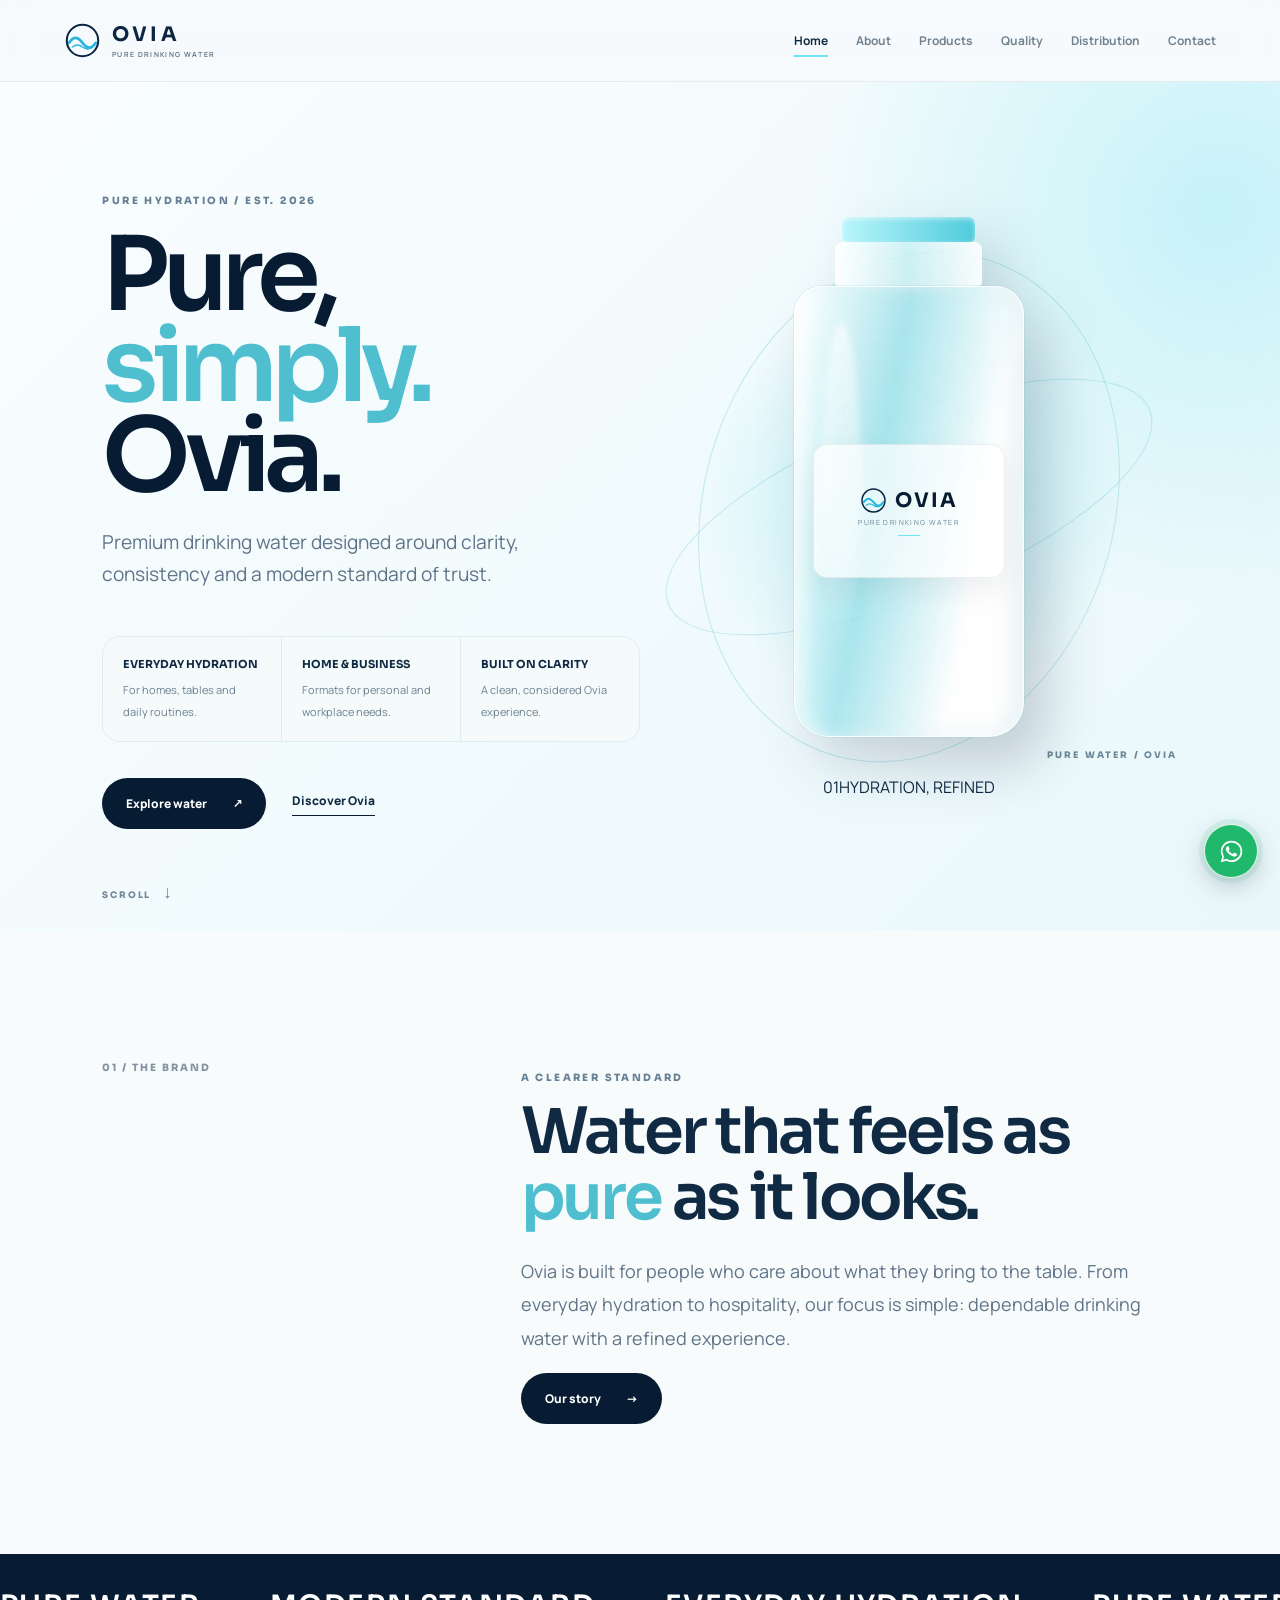
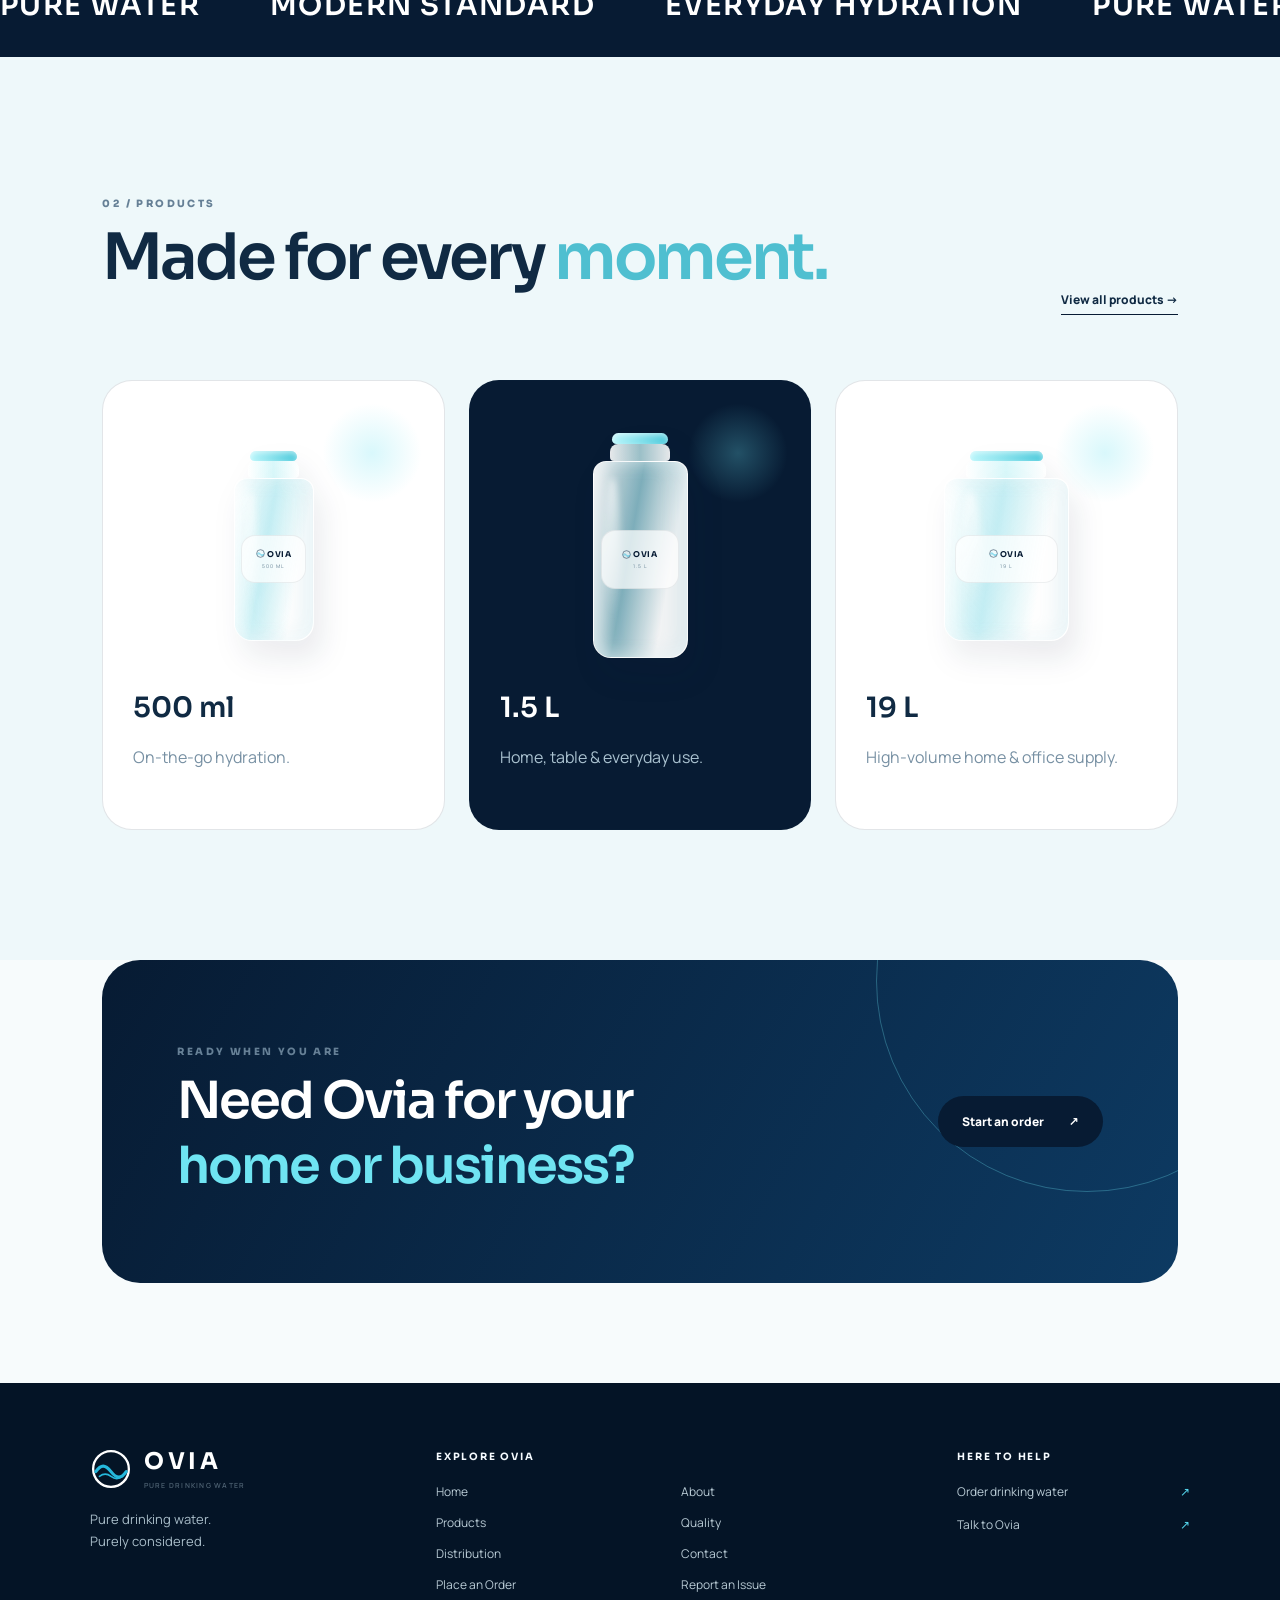
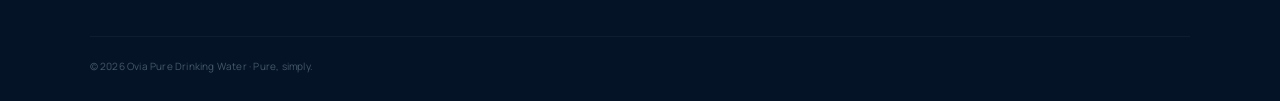
<file: index.html>
<!doctype html>
<html lang="en"><head><meta charset="utf-8"><meta name="viewport" content="width=device-width,initial-scale=1">
<title>Ovia — Pure, Simply.</title><meta name="description" content="Ovia Pure Drinking Water — clean hydration for homes, businesses and distribution partners.">
<link rel="preconnect" href="https://fonts.googleapis.com"><link href="https://fonts.googleapis.com/css2?family=Manrope:wght@400;500;600;700;800&family=Sora:wght@500;600;700&display=swap" rel="stylesheet">
<link rel="stylesheet" href="styles.css?v=countryfix1"><style id="home-page-recovery">/* Home-page safety: content must remain visible even if an animation script fails. */.reveal{opacity:1!important;transform:none!important}.hero-copy{animation:homeCopyIn .9s .1s both}.hero-bottle-wrap{animation:homeBottleIn 1.15s .18s both}.hero-water{pointer-events:none}.hero-bottle-wrap{isolation:isolate}.hero-bottle-wrap:after{content:"PURE WATER / OVIA";position:absolute;bottom:9%;right:0;color:#6b8798;font:800 9px Sora;letter-spacing:.24em}.hero-bottle-wrap .bottle{z-index:2}.hero-bottle-wrap .bottle-body{background:linear-gradient(100deg,rgba(255,255,255,.97),rgba(165,233,241,.8) 38%,rgba(255,255,255,.98) 75%);box-shadow:inset 9px 0 18px #ffffff99,inset -10px 0 20px #379fb41f,0 0 0 1px #7dcbd333}.hero-bottle-wrap .bottle-label{box-shadow:0 12px 28px #071b3310}.hero-bottle-wrap .halo{z-index:-1}.hero-bottle-wrap .hero-orbit{pointer-events:none}.hero-copy .lead{max-width:510px}.hero h1{max-width:720px}.hero h1 em{display:inline-block}.product-card{position:relative;overflow:hidden}.product-card:before{content:"";position:absolute;top:22px;right:22px;width:100px;height:100px;border-radius:50%;background:radial-gradient(circle,#6fe4f244,transparent 70%)}.product-card .mini-bottle{margin-bottom:auto;align-self:center;filter:drop-shadow(8px 18px 14px #071b3317)}.product-card .mini-bottle .bottle-body{min-height:0}.home-proof{display:grid;grid-template-columns:repeat(3,1fr);gap:1px;margin-top:45px;background:#dceef1;border:1px solid #dceef1;border-radius:18px;overflow:hidden}.home-proof div{padding:20px;background:#ffffffb8}.home-proof b{display:block;font:700 11px Sora;color:#102a43;margin-bottom:6px}.home-proof span{font-size:11px;color:#6b8191;line-height:1.5}@keyframes homeCopyIn{from{opacity:0;transform:translateY(22px)}to{opacity:1;transform:none}}@keyframes homeBottleIn{from{opacity:0;transform:translateY(24px) scale(.97)}to{opacity:1;transform:none}}@media(max-width:680px){.hero-bottle-wrap:after{bottom:3%;right:4%}.home-proof{grid-template-columns:1fr}.home-proof div{padding:14px 17px}.hero-bottle-wrap{height:390px!important}.hero h1{font-size:clamp(52px,15vw,70px)}}@media(prefers-reduced-motion:reduce){.hero-copy,.hero-bottle-wrap{animation:none!important}.bottle,.halo,.hero-orbit,.hero-water{animation:none!important}}
/* Home-only identity and footer refinement */
.brand{gap:11px;text-decoration:none}.brand-mark{width:37px;height:37px;flex:0 0 37px;border:0;border-radius:0;display:block;color:#0b2543}.brand-mark svg{display:block;width:100%;height:100%}.brand-word{font:700 20px Sora,sans-serif;letter-spacing:.16em;color:#0b2543}.brand-word small{font:600 7px Manrope,sans-serif;letter-spacing:.19em;color:#526a7d;opacity:1}
.home-footer{grid-template-columns:minmax(200px,1fr) minmax(300px,1.6fr) minmax(150px,.8fr);gap:42px 55px;padding:64px clamp(24px,7vw,100px) 28px}.home-footer .footer-brand{min-width:0}.home-footer .footer-logo{display:inline-flex;align-items:center;gap:12px;color:#fff;text-decoration:none}.home-footer .footer-logo svg{width:42px;height:42px;flex:0 0 42px}.home-footer .footer-logo span{font:700 23px Sora,sans-serif;letter-spacing:.17em}.home-footer .footer-logo small{display:block;margin-top:5px;color:#a7bfce;font:600 7px Manrope,sans-serif;letter-spacing:.18em}.home-footer .footer-brand p{font-size:13px;color:#a9bdc9}.home-footer .footer-navigation>strong,.home-footer .footer-contact>strong{display:block;margin:3px 0 20px;color:#f6fbff;font:700 10px Sora,sans-serif;letter-spacing:.18em}.home-footer .footer-links{display:grid;grid-template-columns:repeat(2,minmax(95px,1fr));gap:13px 24px;align-items:start}.home-footer .footer-links a,.home-footer .footer-contact>a{color:#b9cbd5;font-size:12px;line-height:1.5;text-decoration:none;transition:color .2s}.home-footer .footer-links a:hover,.home-footer .footer-contact>a:hover{color:#55d7ee}.home-footer .footer-contact>a{display:flex;justify-content:space-between;gap:18px;margin:0 0 15px}.home-footer .footer-contact>a span{color:#55d7ee}.home-footer>small{padding-top:22px;border-top:1px solid #ffffff18;color:#91a8b8;font-size:10px;letter-spacing:.02em}
@media(max-width:900px){.home-footer{grid-template-columns:1fr 1.4fr;gap:36px}.home-footer .footer-contact{grid-column:1/-1}.home-footer .footer-contact>a{max-width:320px}}
@media(max-width:680px){.brand{gap:8px}.brand-mark{width:32px;height:32px;flex-basis:32px}.brand-word{font-size:18px}.brand-word small{font-size:6px}.home-footer{grid-template-columns:1fr;padding:48px 7vw 24px;gap:30px}.home-footer .footer-contact{grid-column:auto}.home-footer .footer-links{grid-template-columns:repeat(2,minmax(0,1fr));gap:14px 20px}.home-footer>small{grid-column:auto;line-height:1.7}.home-footer .footer-navigation>strong,.home-footer .footer-contact>strong{margin-bottom:15px}}

/* Tiny, home-only bottle-label refinement: wave mark beside OVIA, and a little more mobile caption clearance. */
.bottle-label .label-brand{display:flex;align-items:center;justify-content:center;gap:8px;line-height:1}.bottle-label .label-brand svg{width:27px;height:27px;flex:0 0 27px;color:#0b2543}.bottle-label .label-brand b{font:700 20px Sora;letter-spacing:.1em;color:var(--navy)}.mini-bottle .bottle-label .label-brand{gap:2px}.mini-bottle .bottle-label .label-brand svg{width:9px;height:9px;flex-basis:9px}.mini-bottle .bottle-label .label-brand b{font-size:8px;letter-spacing:.07em}
@media(max-width:680px){.hero-caption{transform:translateY(14px)}}

/* Mobile menu reliability: keep the open panel above page artwork and easy to tap. */
@media(max-width:680px){.site-header{isolation:isolate}.site-header .menu-btn{display:block;position:relative;z-index:103;padding:10px;touch-action:manipulation}.site-header .nav{z-index:102;max-height:calc(100dvh - 70px);overflow-y:auto;pointer-events:none}.site-header .nav.open{display:flex;pointer-events:auto}}
@media(max-width:680px){.site-header .menu-btn{display:block!important;position:relative;z-index:10000;padding:10px;touch-action:manipulation}.site-header .nav.open{display:flex!important;pointer-events:auto!important}} .cta-panel:after{z-index:0;pointer-events:none}.cta-panel>*{position:relative;z-index:1}.cta-panel .btn{pointer-events:auto;cursor:pointer;touch-action:manipulation}
</style></head><body>
<div id="preloader"><div class="preload-orb"><svg viewBox="0 0 100 120"><path d="M50 4C38 25 15 48 15 72a35 35 0 0 0 70 0C85 48 62 25 50 4Z"/></svg></div><div class="preload-line"></div><span>OVIA</span></div>
<header class="site-header"><a class="brand" href="index.html" aria-label="Ovia — Home" data-sound="click"><span class="brand-mark" aria-hidden="true"><svg viewBox="0 0 40 40" focusable="false"><circle cx="20" cy="20" r="17" fill="none" stroke="currentColor" stroke-width="2.2"/><path d="M5.5 22.5c5-7 9-7 14.5 0s9.5 7 14.5 0" fill="none" stroke="#25b8dc" stroke-width="3" stroke-linecap="round"/><path d="M9 27c4-3 7-3 11 0s7 3 11 0" fill="none" stroke="#25b8dc" stroke-width="1.6" stroke-linecap="round"/></svg></span><span class="brand-word">OVIA<small>PURE DRINKING WATER</small></span></a><button class="menu-btn" type="button" aria-label="Open navigation menu" aria-controls="primary-navigation" aria-expanded="false" onclick="(function(b){var n=b.parentElement.querySelector('.nav');if(!n)return;var o=!n.classList.contains('open');n.classList.toggle('open',o);n.style.cssText=o?'display:flex;position:fixed;top:70px;left:0;right:0;flex-direction:column;background:#fff;padding:20px 25px;z-index:9999;box-shadow:0 20px 30px #071b3315;max-height:calc(100dvh - 70px);overflow-y:auto':'';b.setAttribute('aria-expanded',String(o));})(this)"><i></i><i></i></button><nav id="primary-navigation" class="nav"><a class="active" href="index.html">Home</a><a href="about.html">About</a><a href="products.html">Products</a><a href="quality.html">Quality</a><a href="distribution.html">Distribution</a><a href="contact.html">Contact</a></nav></header>
<main>
<section class="hero"><div class="hero-water"></div><div class="hero-copy reveal"><p class="eyebrow">PURE HYDRATION / EST. 2026</p><h1>Pure,<br><em>simply.</em> Ovia.</h1><p class="lead">Premium drinking water designed around clarity, consistency and a modern standard of trust.</p><div class="home-proof"><div><b>EVERYDAY HYDRATION</b><span>For homes, tables and daily routines.</span></div><div><b>HOME & BUSINESS</b><span>Formats for personal and workplace needs.</span></div><div><b>BUILT ON CLARITY</b><span>A clean, considered Ovia experience.</span></div></div><div class="hero-actions"><a class="btn btn-primary" href="products.html" data-sound="whoosh">Explore water <span>↗</span></a><a class="text-link" href="about.html">Discover Ovia</a></div></div>
<div class="hero-bottle-wrap reveal"><div class="halo"></div><div class="bottle bottle-150"><div class="cap"></div><div class="neck"></div><div class="bottle-body"><div class="bottle-label"><div class="label-brand"><svg viewBox="0 0 40 40" aria-hidden="true"><circle cx="20" cy="20" r="17" fill="none" stroke="currentColor" stroke-width="2.2"/><path d="M5.5 22.5c5-7 9-7 14.5 0s9.5 7 14.5 0" fill="none" stroke="#25b8dc" stroke-width="3" stroke-linecap="round"/><path d="M9 27c4-3 7-3 11 0s7 3 11 0" fill="none" stroke="#25b8dc" stroke-width="1.6" stroke-linecap="round"/></svg><b>OVIA</b></div><small>PURE DRINKING WATER</small><i></i></div></div></div><div class="hero-orbit o1"></div><div class="hero-orbit o2"></div><div class="hero-caption"><span>01</span><span>HYDRATION, REFINED</span></div></div>
<div class="scroll-cue">SCROLL <span>↓</span></div></section>
<section class="section split"><div class="section-tag reveal">01 / THE BRAND</div><div class="split-content reveal"><p class="eyebrow">A clearer standard</p><h2>Water that feels as <em>pure</em> as it looks.</h2><p>Ovia is built for people who care about what they bring to the table. From everyday hydration to hospitality, our focus is simple: dependable drinking water with a refined experience.</p><a class="btn btn-dark" href="about.html">Our story <span>→</span></a></div></section>
<section class="dark-band"><div class="marquee"><span>PURE WATER</span><span>MODERN STANDARD</span><span>EVERYDAY HYDRATION</span><span>PURE WATER</span></div></section>
<section class="section product-preview"><div class="section-head reveal"><div><p class="eyebrow">02 / PRODUCTS</p><h2>Made for every <em>moment.</em></h2></div><a class="text-link" href="products.html">View all products →</a></div><div class="product-grid"><article class="product-card reveal"><div class="mini-bottle b500"><div class="cap"></div><div class="neck"></div><div class="bottle-body"><div class="bottle-label"><div class="label-brand"><svg viewBox="0 0 40 40" aria-hidden="true"><circle cx="20" cy="20" r="17" fill="none" stroke="currentColor" stroke-width="2.2"/><path d="M5.5 22.5c5-7 9-7 14.5 0s9.5 7 14.5 0" fill="none" stroke="#25b8dc" stroke-width="3" stroke-linecap="round"/><path d="M9 27c4-3 7-3 11 0s7 3 11 0" fill="none" stroke="#25b8dc" stroke-width="1.6" stroke-linecap="round"/></svg><b>OVIA</b></div><small>500 ML</small></div></div></div><h3>500 ml</h3><p>On-the-go hydration.</p></article><article class="product-card featured reveal"><div class="mini-bottle b1500"><div class="cap"></div><div class="neck"></div><div class="bottle-body"><div class="bottle-label"><div class="label-brand"><svg viewBox="0 0 40 40" aria-hidden="true"><circle cx="20" cy="20" r="17" fill="none" stroke="currentColor" stroke-width="2.2"/><path d="M5.5 22.5c5-7 9-7 14.5 0s9.5 7 14.5 0" fill="none" stroke="#25b8dc" stroke-width="3" stroke-linecap="round"/><path d="M9 27c4-3 7-3 11 0s7 3 11 0" fill="none" stroke="#25b8dc" stroke-width="1.6" stroke-linecap="round"/></svg><b>OVIA</b></div><small>1.5 L</small></div></div></div><h3>1.5 L</h3><p>Home, table & everyday use.</p></article><article class="product-card reveal"><div class="mini-bottle b19"><div class="cap"></div><div class="neck"></div><div class="bottle-body"><div class="bottle-label"><div class="label-brand"><svg viewBox="0 0 40 40" aria-hidden="true"><circle cx="20" cy="20" r="17" fill="none" stroke="currentColor" stroke-width="2.2"/><path d="M5.5 22.5c5-7 9-7 14.5 0s9.5 7 14.5 0" fill="none" stroke="#25b8dc" stroke-width="3" stroke-linecap="round"/><path d="M9 27c4-3 7-3 11 0s7 3 11 0" fill="none" stroke="#25b8dc" stroke-width="1.6" stroke-linecap="round"/></svg><b>OVIA</b></div><small>19 L</small></div></div></div><h3>19 L</h3><p>High-volume home & office supply.</p></article></div></section>
<section class="cta-panel"><div><p class="eyebrow">READY WHEN YOU ARE</p><h2>Need Ovia for your<br><em>home or business?</em></h2></div><a class="btn btn-primary" href="https://ovia-pure-drinking-water.github.io/oviapurelife.com/order.html" data-sound="whoosh" style="position:relative;z-index:2;pointer-events:auto;cursor:pointer">Start an order <span>↗</span></a></section>
</main><footer class="footer home-footer"><div class="footer-brand"><a class="footer-logo" href="index.html" aria-label="Ovia Home"><svg viewBox="0 0 40 40" aria-hidden="true"><circle cx="20" cy="20" r="17" fill="none" stroke="currentColor" stroke-width="2.2"/><path d="M5.5 22.5c5-7 9-7 14.5 0s9.5 7 14.5 0" fill="none" stroke="#25b8dc" stroke-width="3" stroke-linecap="round"/><path d="M9 27c4-3 7-3 11 0s7 3 11 0" fill="none" stroke="#25b8dc" stroke-width="1.6" stroke-linecap="round"/></svg><span>OVIA<small>PURE DRINKING WATER</small></span></a><p>Pure drinking water.<br>Purely considered.</p></div><div class="footer-navigation"><strong>EXPLORE OVIA</strong><div class="footer-links"><a href="index.html">Home</a><a href="about.html">About</a><a href="products.html">Products</a><a href="quality.html">Quality</a><a href="distribution.html">Distribution</a><a href="contact.html">Contact</a><a href="order.html">Place an Order</a><a href="report.html">Report an Issue</a></div></div><div class="footer-contact"><strong>HERE TO HELP</strong><a href="order.html">Order drinking water <span>↗</span></a><a href="contact.html">Talk to Ovia <span>↗</span></a></div><small>© 2026 Ovia Pure Drinking Water · Pure, simply.</small></footer>
<div id="toast"></div><script>window.addEventListener("load",function(){var p=document.getElementById("preloader");if(p){p.classList.add("preloader-done");setTimeout(function(){p.style.display="none"},900)}});setTimeout(function(){var p=document.getElementById("preloader");if(p){p.classList.add("preloader-done");setTimeout(function(){p.style.display="none"},900)}},3000);</script><script src="app.js?v=countryflags1"></script>
<style id="ovia-whatsapp-widget">
.ovia-wa-float{position:fixed;right:22px;bottom:22px;z-index:10000;width:54px;height:54px;display:grid;place-items:center;border-radius:50%;background:#20b86a;color:#fff;border:1px solid rgba(255,255,255,.85);box-shadow:0 8px 26px rgba(7,26,48,.22),0 0 0 5px rgba(32,184,106,.10);text-decoration:none;transition:transform .22s ease,box-shadow .22s ease;isolation:isolate}
.ovia-wa-float:hover{transform:translateY(-3px);box-shadow:0 12px 30px rgba(7,26,48,.25),0 0 0 6px rgba(32,184,106,.14)}
.ovia-wa-float:focus-visible{outline:3px solid #0b2543;outline-offset:4px}
.ovia-wa-float svg{width:27px;height:27px;display:block;fill:currentColor}
@media(max-width:600px){.ovia-wa-float{right:15px;bottom:16px;width:50px;height:50px}.ovia-wa-float svg{width:25px;height:25px}}
@media(prefers-reduced-motion:reduce){.ovia-wa-float{transition:none}}
</style>
<a class="ovia-wa-float" href="https://wa.me/923101215472?text=Hello%20Ovia%20team%2C%20I%E2%80%99d%20like%20to%20know%20more%20about%20your%20products%20and%20services.%0A%0ACould%20you%20please%20assist%20me%20with%20my%20enquiry%3F" target="_blank" rel="noopener noreferrer" aria-label="Chat with Ovia on WhatsApp" title="Chat with Ovia">
<svg viewBox="0 0 32 32" aria-hidden="true"><path d="M16.02 3.2C9.03 3.2 3.34 8.85 3.34 15.8c0 2.23.59 4.4 1.72 6.32L3.2 28.8l6.86-1.79a12.8 12.8 0 0 0 5.95 1.47h.01c6.98 0 12.67-5.65 12.67-12.6 0-3.37-1.32-6.54-3.71-8.92a12.6 12.6 0 0 0-8.96-3.76Zm0 23.14h-.01a10.6 10.6 0 0 1-5.4-1.47l-.39-.23-4.07 1.06 1.09-3.95-.25-.4a10.47 10.47 0 0 1-1.62-5.55c0-5.82 4.78-10.56 10.65-10.56 2.84 0 5.51 1.1 7.52 3.1a10.45 10.45 0 0 1 3.12 7.46c0 5.82-4.78 10.54-10.64 10.54Zm5.84-7.9c-.32-.16-1.9-.93-2.2-1.03-.3-.11-.51-.16-.73.16-.22.32-.84 1.03-1.03 1.24-.19.21-.38.24-.7.08-.33-.16-1.38-.5-2.62-1.58-.97-.85-1.63-1.9-1.82-2.22-.19-.32-.02-.5.14-.66.14-.14.32-.38.49-.56.16-.19.22-.32.33-.54.1-.22.05-.4-.03-.56-.08-.16-.73-1.74-1-2.38-.26-.62-.53-.53-.73-.54h-.62c-.22 0-.57.08-.87.4-.3.32-1.14 1.1-1.14 2.67s1.17 3.1 1.33 3.31c.16.22 2.3 3.49 5.57 4.89.78.33 1.39.53 1.87.68.79.25 1.5.21 2.06.13.63-.09 1.9-.77 2.17-1.52.27-.75.27-1.39.19-1.52-.08-.14-.3-.22-.62-.38Z"/></svg>
</a>

</body>
</html>
</file>
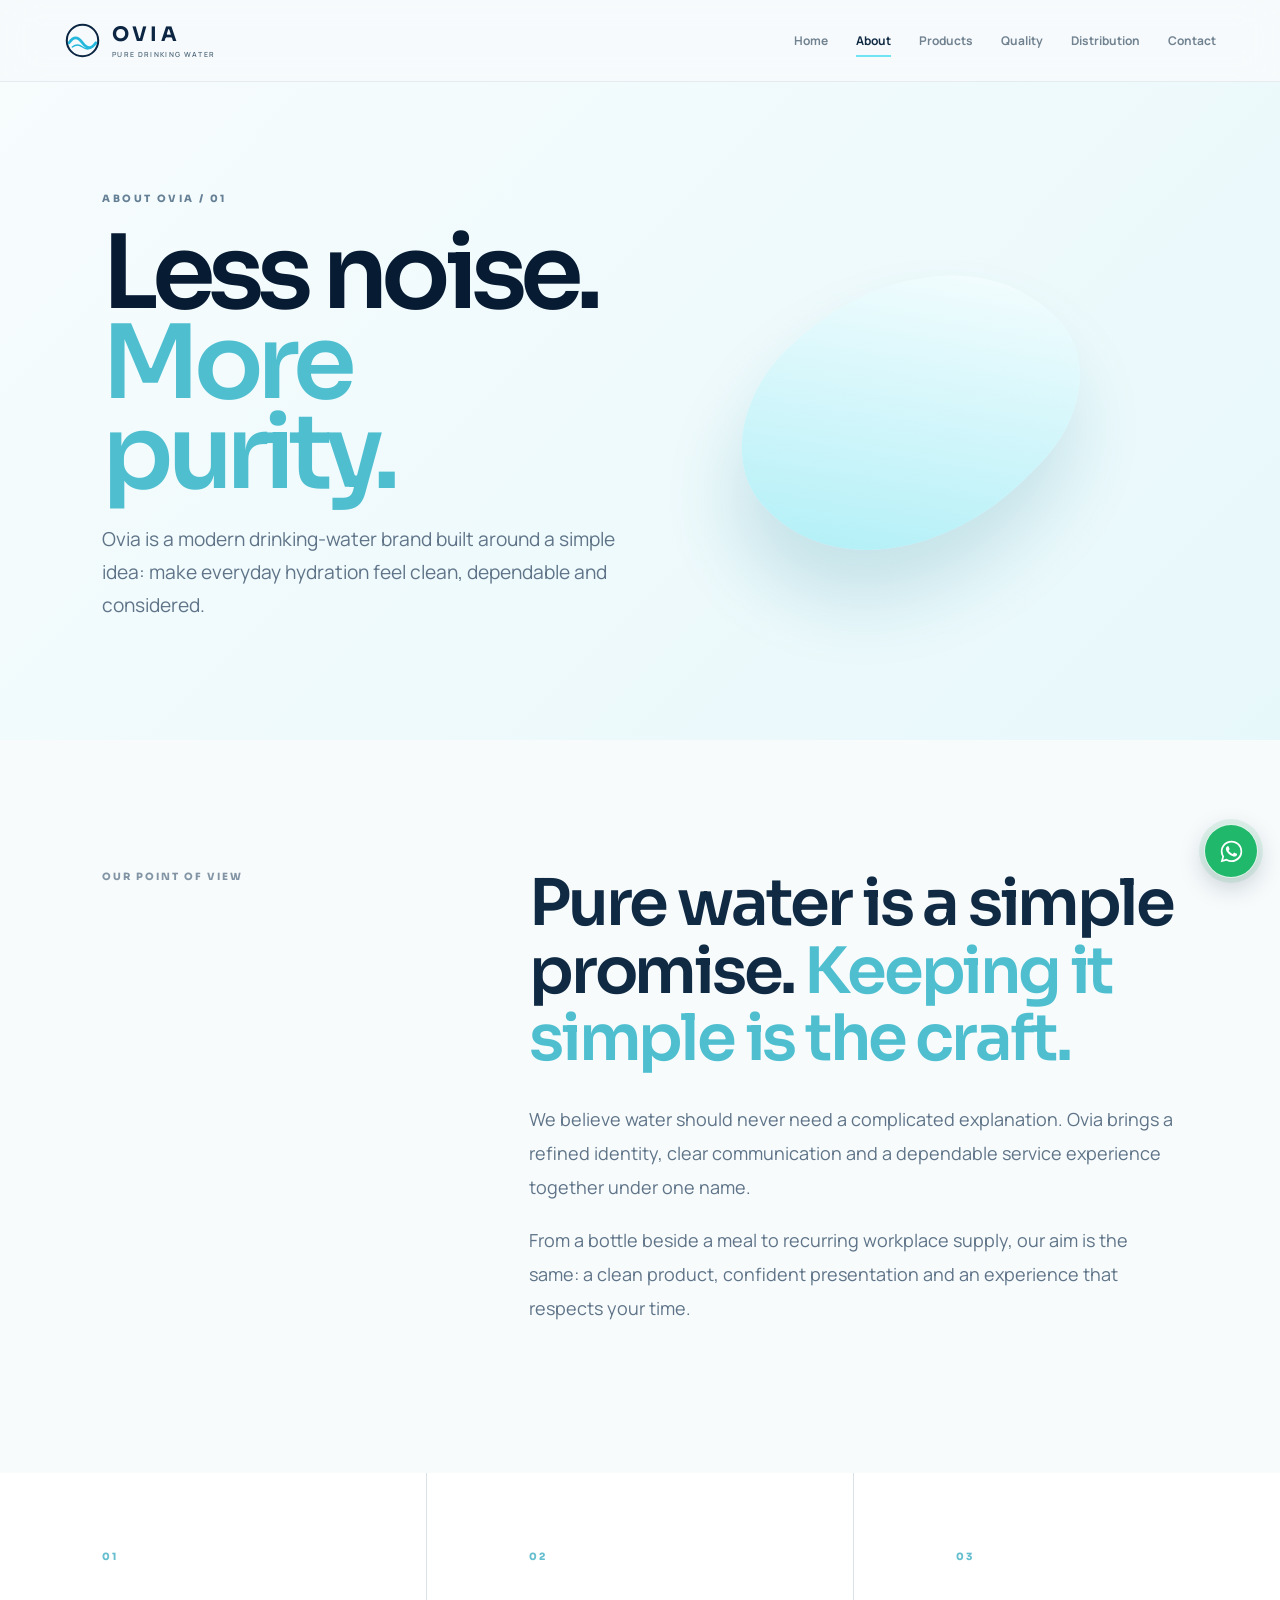
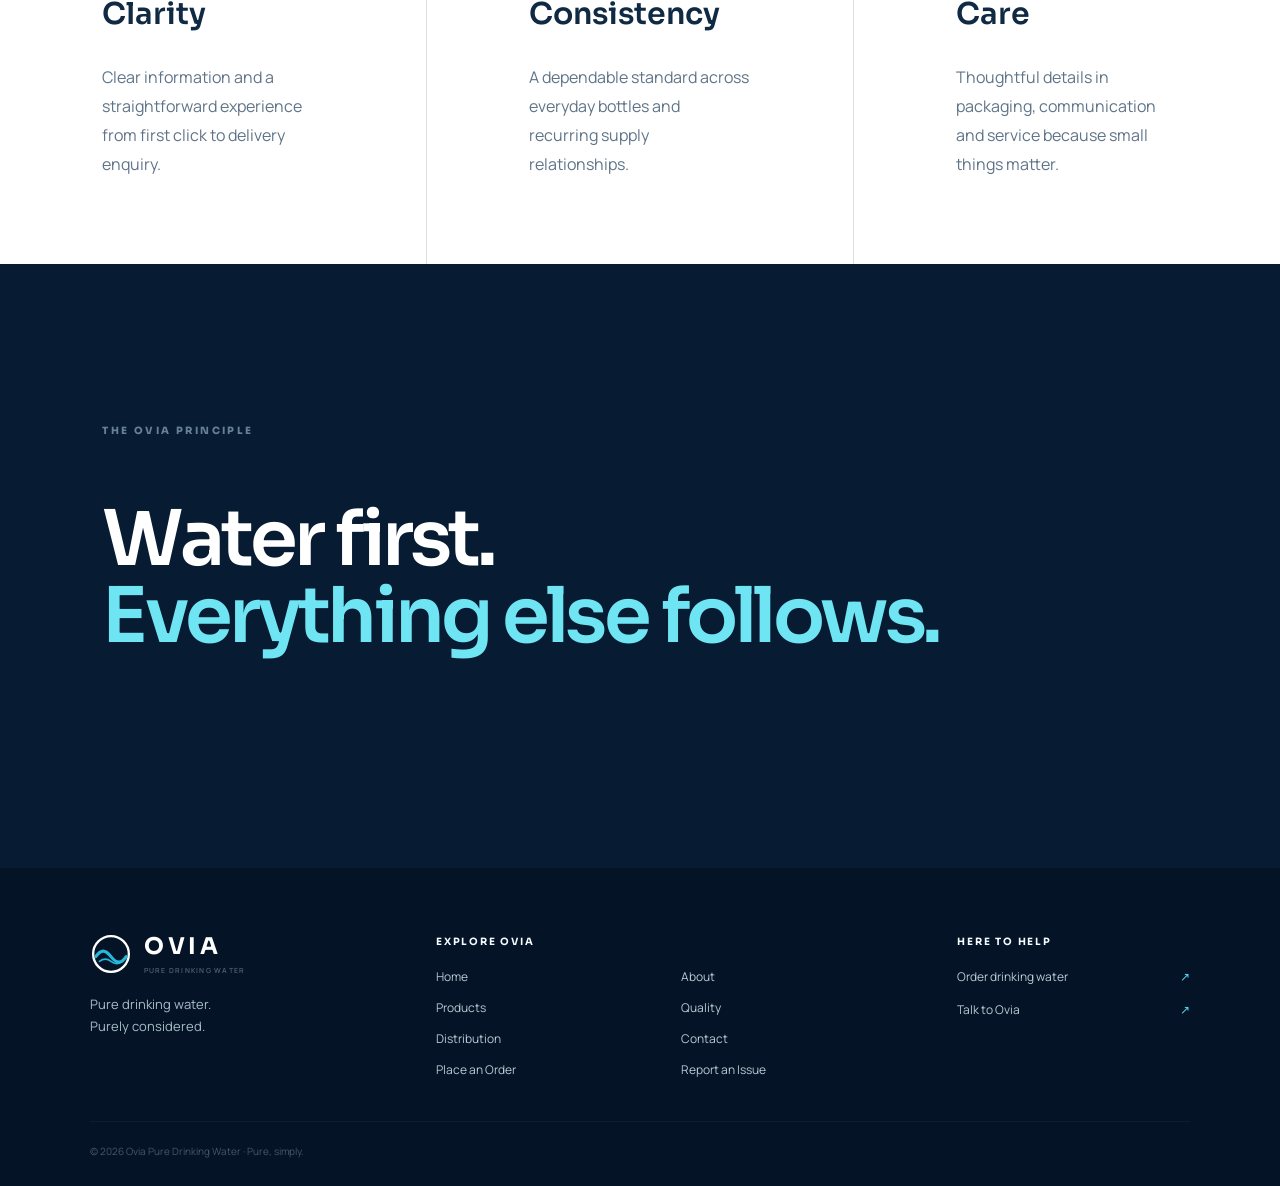
<file: about.html>
<!doctype html><html lang="en"><head><meta charset="utf-8"><meta name="viewport" content="width=device-width,initial-scale=1"><title>About Ovia — Pure, Simply.</title><link rel="preconnect" href="https://fonts.googleapis.com"><link href="https://fonts.googleapis.com/css2?family=Manrope:wght@400;500;600;700;800&family=Sora:wght@500;600;700&display=swap" rel="stylesheet"><link rel="stylesheet" href="styles.css?v=countryfix1"><style id="about-page-refinement">/* About page only: keep the existing layout while matching Ovia identity and avoiding hidden content if motion scripts fail. */.reveal{opacity:1!important;transform:none!important}.brand{gap:11px;text-decoration:none}.brand-mark{width:37px;height:37px;flex:0 0 37px;border:0;border-radius:0;display:block;color:#0b2543}.brand-mark svg{display:block;width:100%;height:100%}.brand-word{font:700 20px Sora,sans-serif;letter-spacing:.16em;color:#0b2543}.brand-word small{display:block;font:600 7px Manrope,sans-serif;letter-spacing:.19em;color:#526a7d;opacity:1}.home-footer{grid-template-columns:minmax(200px,1fr) minmax(300px,1.6fr) minmax(150px,.8fr);gap:42px 55px;padding:64px clamp(24px,7vw,100px) 28px}.home-footer .footer-logo{display:inline-flex;align-items:center;gap:12px;color:#fff;text-decoration:none}.home-footer .footer-logo svg{width:42px;height:42px;flex:0 0 42px}.home-footer .footer-logo span{font:700 23px Sora,sans-serif;letter-spacing:.17em}.home-footer .footer-logo small{display:block;margin-top:5px;color:#a7bfce;font:600 7px Manrope,sans-serif;letter-spacing:.18em}.home-footer .footer-brand p{font-size:13px;color:#a9bdc9}.home-footer .footer-navigation>strong,.home-footer .footer-contact>strong{display:block;margin:3px 0 20px;color:#f6fbff;font:700 10px Sora,sans-serif;letter-spacing:.18em}.home-footer .footer-links{display:grid;grid-template-columns:repeat(2,minmax(95px,1fr));gap:13px 24px;align-items:start}.home-footer .footer-links a,.home-footer .footer-contact>a{color:#b9cbd5;font-size:12px;line-height:1.5;text-decoration:none;transition:color .2s}.home-footer .footer-links a:hover,.home-footer .footer-contact>a:hover{color:#55d7ee}.home-footer .footer-contact>a{display:flex;justify-content:space-between;gap:18px;margin:0 0 15px}.home-footer .footer-contact>a span{color:#55d7ee}.home-footer>small{padding-top:22px;border-top:1px solid #ffffff18;color:#91a8b8;font-size:10px}.home-footer .footer-links a{padding:0}.home-footer .footer-contact{min-width:0}@media(max-width:900px){.home-footer{grid-template-columns:1fr 1.4fr;gap:36px}.home-footer .footer-contact{grid-column:1/-1}.home-footer .footer-contact>a{max-width:320px}}@media(max-width:680px){.brand{gap:8px}.brand-mark{width:32px;height:32px;flex-basis:32px}.brand-word{font-size:18px}.brand-word small{font-size:6px}.home-footer{grid-template-columns:1fr;padding:48px 7vw 24px;gap:30px}.home-footer .footer-contact{grid-column:auto}.home-footer .footer-links{grid-template-columns:repeat(2,minmax(0,1fr));gap:14px 20px}.home-footer>small{grid-column:auto;line-height:1.7}.home-footer .footer-navigation>strong,.home-footer .footer-contact>strong{margin-bottom:15px}.page-hero{gap:20px;padding-top:70px;padding-bottom:70px}.page-hero-art{min-height:280px}.drop-giant{width:200px;height:260px}}@media(max-width:680px){.site-header{isolation:isolate}.site-header .menu-btn{display:block;position:relative;z-index:103;padding:10px;touch-action:manipulation}.site-header .nav{z-index:102;max-height:calc(100dvh - 70px);overflow-y:auto;pointer-events:none}.site-header .nav.open{display:flex;pointer-events:auto}}@media(max-width:680px){.site-header .menu-btn{display:block!important;position:relative;z-index:10000;padding:10px;touch-action:manipulation}.site-header .nav.open{display:flex!important;pointer-events:auto!important}} </style></head><body><header class="site-header"><a class="brand" href="index.html" aria-label="Ovia — Home"><span class="brand-mark" aria-hidden="true"><svg viewBox="0 0 40 40" focusable="false"><circle cx="20" cy="20" r="17" fill="none" stroke="currentColor" stroke-width="2.2"/><path d="M5.5 22.5c5-7 9-7 14.5 0s9.5 7 14.5 0" fill="none" stroke="#25b8dc" stroke-width="3" stroke-linecap="round"/><path d="M9 27c4-3 7-3 11 0s7 3 11 0" fill="none" stroke="#25b8dc" stroke-width="1.6" stroke-linecap="round"/></svg></span><span class="brand-word">OVIA<small>PURE DRINKING WATER</small></span></a><button class="menu-btn" type="button" aria-label="Open navigation menu" aria-controls="primary-navigation" aria-expanded="false" onclick="(function(b){var n=b.parentElement.querySelector('.nav');if(!n)return;var o=!n.classList.contains('open');n.classList.toggle('open',o);n.style.cssText=o?'display:flex;position:fixed;top:70px;left:0;right:0;flex-direction:column;background:#fff;padding:20px 25px;z-index:9999;box-shadow:0 20px 30px #071b3315;max-height:calc(100dvh - 70px);overflow-y:auto':'';b.setAttribute('aria-expanded',String(o));})(this)"><i></i><i></i></button><nav id="primary-navigation" class="nav"><a href="index.html">Home</a><a class="active" href="about.html">About</a><a class="" href="products.html">Products</a><a class="" href="quality.html">Quality</a><a class="" href="distribution.html">Distribution</a><a class="" href="contact.html">Contact</a></nav></header><main><section class="page-hero"><div class="reveal"><p class="eyebrow">ABOUT OVIA / 01</p><h1>Less noise.<br><em>More purity.</em></h1><p class="lead">Ovia is a modern drinking-water brand built around a simple idea: make everyday hydration feel clean, dependable and considered.</p></div><div class="page-hero-art"><div class="drop-giant"></div></div></section><section class="section narrative"><div class="section-tag">OUR POINT OF VIEW</div><div class="narrative-copy reveal"><h2>Pure water is a simple promise. <em>Keeping it simple is the craft.</em></h2><p>We believe water should never need a complicated explanation. Ovia brings a refined identity, clear communication and a dependable service experience together under one name.</p><p>From a bottle beside a meal to recurring workplace supply, our aim is the same: a clean product, confident presentation and an experience that respects your time.</p></div></section><section class="values"><div class="value reveal"><span>01</span><h3>Clarity</h3><p>Clear information and a straightforward experience from first click to delivery enquiry.</p></div><div class="value reveal"><span>02</span><h3>Consistency</h3><p>A dependable standard across everyday bottles and recurring supply relationships.</p></div><div class="value reveal"><span>03</span><h3>Care</h3><p>Thoughtful details in packaging, communication and service because small things matter.</p></div></section><section class="dark-story"><p class="eyebrow">THE OVIA PRINCIPLE</p><h2>Water first.<br><em>Everything else follows.</em></h2></section></main><footer class="footer home-footer"><div class="footer-brand"><a class="footer-logo" href="index.html" aria-label="Ovia Home"><svg viewBox="0 0 40 40" aria-hidden="true"><circle cx="20" cy="20" r="17" fill="none" stroke="currentColor" stroke-width="2.2"/><path d="M5.5 22.5c5-7 9-7 14.5 0s9.5 7 14.5 0" fill="none" stroke="#25b8dc" stroke-width="3" stroke-linecap="round"/><path d="M9 27c4-3 7-3 11 0s7 3 11 0" fill="none" stroke="#25b8dc" stroke-width="1.6" stroke-linecap="round"/></svg><span>OVIA<small>PURE DRINKING WATER</small></span></a><p>Pure drinking water.<br>Purely considered.</p></div><div class="footer-navigation"><strong>EXPLORE OVIA</strong><div class="footer-links"><a href="index.html">Home</a><a href="about.html">About</a><a href="products.html">Products</a><a href="quality.html">Quality</a><a href="distribution.html">Distribution</a><a href="contact.html">Contact</a><a href="order.html">Place an Order</a><a href="report.html">Report an Issue</a></div></div><div class="footer-contact"><strong>HERE TO HELP</strong><a href="order.html">Order drinking water <span>↗</span></a><a href="contact.html">Talk to Ovia <span>↗</span></a></div><small>© 2026 Ovia Pure Drinking Water · Pure, simply.</small></footer><div id="success-modal"></div><script src="app.js?v=countryflags1"></script>
<style id="ovia-whatsapp-widget">
.ovia-wa-float{position:fixed;right:22px;bottom:22px;z-index:10000;width:54px;height:54px;display:grid;place-items:center;border-radius:50%;background:#20b86a;color:#fff;border:1px solid rgba(255,255,255,.85);box-shadow:0 8px 26px rgba(7,26,48,.22),0 0 0 5px rgba(32,184,106,.10);text-decoration:none;transition:transform .22s ease,box-shadow .22s ease;isolation:isolate}
.ovia-wa-float:hover{transform:translateY(-3px);box-shadow:0 12px 30px rgba(7,26,48,.25),0 0 0 6px rgba(32,184,106,.14)}
.ovia-wa-float:focus-visible{outline:3px solid #0b2543;outline-offset:4px}
.ovia-wa-float svg{width:27px;height:27px;display:block;fill:currentColor}
@media(max-width:600px){.ovia-wa-float{right:15px;bottom:16px;width:50px;height:50px}.ovia-wa-float svg{width:25px;height:25px}}
@media(prefers-reduced-motion:reduce){.ovia-wa-float{transition:none}}
</style>
<a class="ovia-wa-float" href="https://wa.me/923101215472?text=Hello%20Ovia%20team%2C%20I%E2%80%99d%20like%20to%20know%20more%20about%20your%20products%20and%20services.%0A%0ACould%20you%20please%20assist%20me%20with%20my%20enquiry%3F" target="_blank" rel="noopener noreferrer" aria-label="Chat with Ovia on WhatsApp" title="Chat with Ovia">
<svg viewBox="0 0 32 32" aria-hidden="true"><path d="M16.02 3.2C9.03 3.2 3.34 8.85 3.34 15.8c0 2.23.59 4.4 1.72 6.32L3.2 28.8l6.86-1.79a12.8 12.8 0 0 0 5.95 1.47h.01c6.98 0 12.67-5.65 12.67-12.6 0-3.37-1.32-6.54-3.71-8.92a12.6 12.6 0 0 0-8.96-3.76Zm0 23.14h-.01a10.6 10.6 0 0 1-5.4-1.47l-.39-.23-4.07 1.06 1.09-3.95-.25-.4a10.47 10.47 0 0 1-1.62-5.55c0-5.82 4.78-10.56 10.65-10.56 2.84 0 5.51 1.1 7.52 3.1a10.45 10.45 0 0 1 3.12 7.46c0 5.82-4.78 10.54-10.64 10.54Zm5.84-7.9c-.32-.16-1.9-.93-2.2-1.03-.3-.11-.51-.16-.73.16-.22.32-.84 1.03-1.03 1.24-.19.21-.38.24-.7.08-.33-.16-1.38-.5-2.62-1.58-.97-.85-1.63-1.9-1.82-2.22-.19-.32-.02-.5.14-.66.14-.14.32-.38.49-.56.16-.19.22-.32.33-.54.1-.22.05-.4-.03-.56-.08-.16-.73-1.74-1-2.38-.26-.62-.53-.53-.73-.54h-.62c-.22 0-.57.08-.87.4-.3.32-1.14 1.1-1.14 2.67s1.17 3.1 1.33 3.31c.16.22 2.3 3.49 5.57 4.89.78.33 1.39.53 1.87.68.79.25 1.5.21 2.06.13.63-.09 1.9-.77 2.17-1.52.27-.75.27-1.39.19-1.52-.08-.14-.3-.22-.62-.38Z"/></svg>
</a>

</body>
</html>
</file>
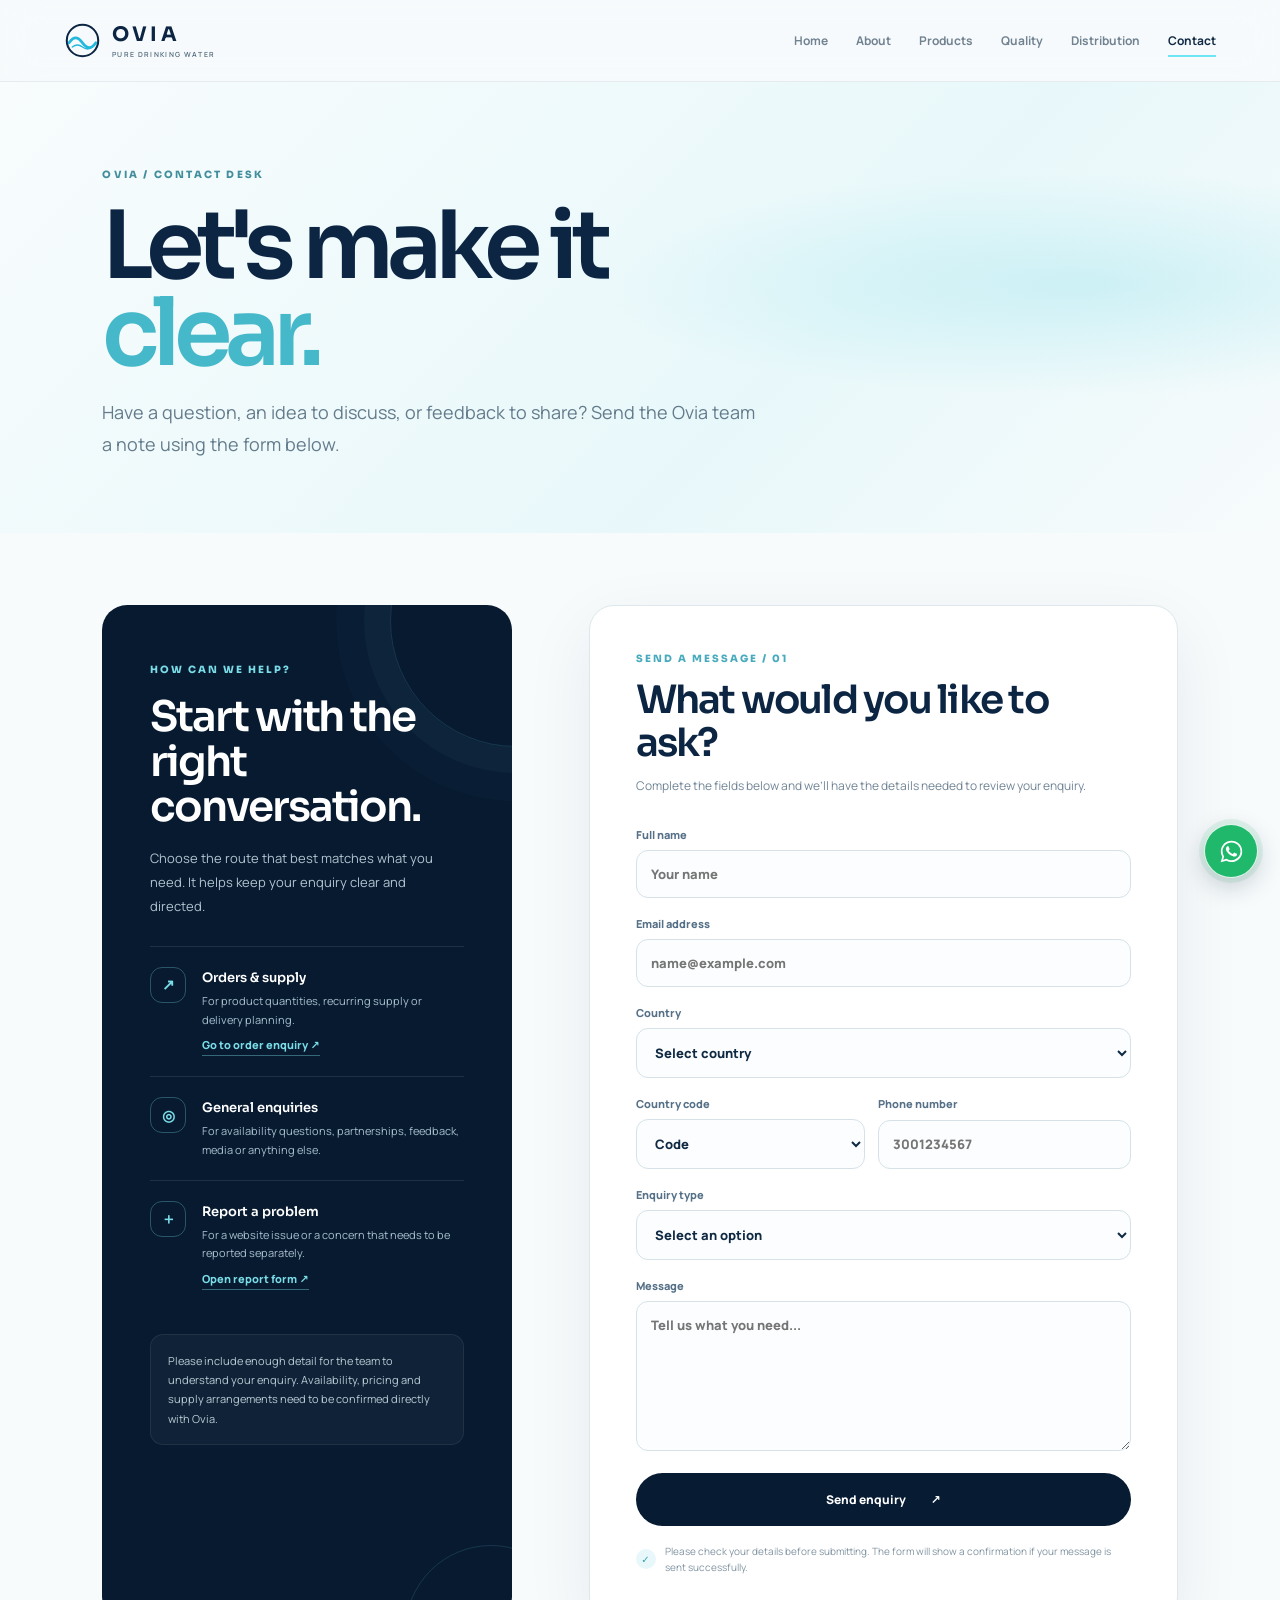
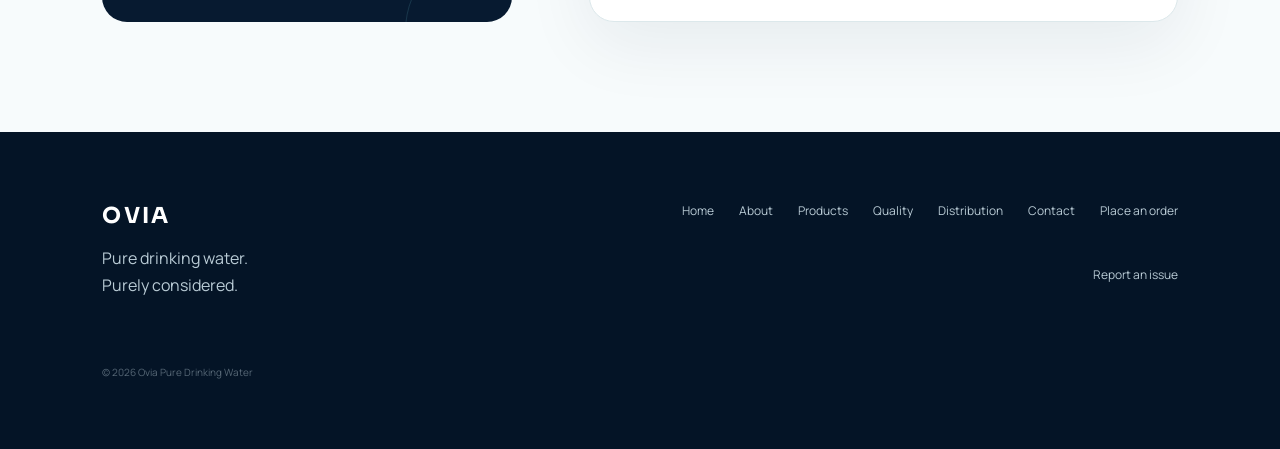
<file: contact.html>
<!doctype html>
<html lang="en">
<head>
<meta charset="utf-8">
<meta name="viewport" content="width=device-width,initial-scale=1">
<title>Contact Ovia — General Enquiries</title>
<meta name="description" content="Contact Ovia Pure Drinking Water for general questions, availability enquiries, partnerships, feedback and media requests.">
<link rel="preconnect" href="https://fonts.googleapis.com">
<link rel="preconnect" href="https://fonts.gstatic.com" crossorigin>
<link href="https://fonts.googleapis.com/css2?family=Manrope:wght@400;500;600;700;800&family=Sora:wght@500;600;700&display=swap" rel="stylesheet">
<link rel="stylesheet" href="styles.css?v=fullscan1">
<style id="contact-page-refinement">
/* Contact page only. Keep shared assets and form submission logic intact. */
.reveal{opacity:1!important;transform:none!important}
.brand{gap:11px;text-decoration:none}.brand-mark{width:37px;height:37px;flex:0 0 37px;border:0;border-radius:0;display:block;color:#0b2543}.brand-mark svg{display:block;width:100%;height:100%}.brand-word{font:700 20px Sora,sans-serif;letter-spacing:.16em;color:#0b2543}.brand-word small{display:block;font:600 7px Manrope,sans-serif;letter-spacing:.19em;color:#526a7d;opacity:1}
.contact-hero{position:relative;isolation:isolate;overflow:hidden;min-height:330px;padding:76px clamp(24px,8vw,112px) 72px;background:radial-gradient(ellipse at 85% 45%,rgba(89,210,226,.22),transparent 32%),linear-gradient(135deg,#f8fcfd,#e8f8fa 62%,#f7fbfc)}
.contact-hero:before{content:"";position:absolute;inset:0;z-index:-1;opacity:.17;background-image:radial-gradient(#6aa9b9 .7px,transparent .7px);background-size:24px 24px;mask-image:linear-gradient(90deg,transparent,black)}
.contact-hero .eyebrow{font:800 10px Sora;letter-spacing:.22em;color:#428e9c}
.contact-hero h1{font:600 clamp(52px,7.5vw,94px)/.93 Sora;letter-spacing:-.075em;color:#0b2543;margin:22px 0 18px}
.contact-hero h1 em{font-style:normal;color:#45b8c9}
.contact-hero p:not(.eyebrow){font-size:clamp(15px,1.5vw,18px);line-height:1.8;color:#637b8b;max-width:660px;margin:0}
.contact-layout{padding:72px clamp(22px,8vw,112px) 110px;display:grid;grid-template-columns:minmax(0,.82fr) minmax(0,1.18fr);gap:clamp(32px,6vw,84px);align-items:start;background:#f7fbfc}
.contact-side{position:relative;overflow:hidden;border-radius:25px;background:#071a30;color:#fff;padding:clamp(28px,4vw,48px);min-height:100%}
.contact-side:before,.contact-side:after{content:"";position:absolute;border:1px solid #7adce725;border-radius:50%;pointer-events:none}
.contact-side:before{width:250px;height:250px;right:-130px;top:-110px;box-shadow:0 0 0 26px #7adce708,0 0 0 54px #7adce705}
.contact-side:after{width:170px;height:170px;right:-65px;bottom:-95px}
.contact-side>*{position:relative;z-index:1}
.contact-side .eyebrow{font:800 10px Sora;letter-spacing:.2em;color:#7adce7}
.contact-side h2{font:600 clamp(30px,3.5vw,42px)/1.08 Sora;letter-spacing:-.05em;margin:18px 0 16px}
.contact-side>p:not(.eyebrow){color:#b0c5d0;font-size:13px;line-height:1.85}
.contact-route{display:grid;grid-template-columns:38px 1fr;gap:14px;align-items:start;padding:20px 0;border-top:1px solid #ffffff19}
.contact-route:first-of-type{margin-top:28px}
.route-icon{width:36px;height:36px;border:1px solid #7adce74d;border-radius:12px;display:grid;place-items:center;color:#7adce7;font:600 15px Sora}
.contact-route b{display:block;font:600 13px Sora;color:#fff;margin:2px 0 6px}
.contact-route p{margin:0;color:#a9c0cd;font-size:11px;line-height:1.7}
.contact-route a{display:inline-block;margin-top:8px;color:#7adce7;font-size:11px;font-weight:800;border-bottom:1px solid #7adce766;padding-bottom:3px}
.contact-side-note{margin-top:24px;padding:16px 17px;border-radius:13px;background:#ffffff09;border:1px solid #ffffff13;color:#b9cbd5;font-size:11px;line-height:1.75}
.form-card{background:#fff;border:1px solid #dce8eb;border-radius:25px;box-shadow:0 22px 70px rgba(7,27,51,.07);padding:clamp(25px,4vw,46px)}
.form-card-head{margin-bottom:30px}
.form-card-head .eyebrow{font:800 10px Sora;letter-spacing:.2em;color:#47aabd}
.form-card-head h2{font:600 clamp(29px,3.2vw,39px)/1.12 Sora;letter-spacing:-.045em;color:#0b2543;margin:13px 0 10px}
.form-card-head p{font-size:12px;line-height:1.8;color:#718596;margin:0}
.form-card form{display:grid;gap:18px}
.form-card label{display:grid;gap:8px;font-size:11px;font-weight:800;color:#557087}
.form-card input,.form-card select,.form-card textarea{width:100%;min-width:0;position:relative;z-index:2;pointer-events:auto;border:1px solid #d6e2e8;background:#fbfdfe;border-radius:12px;padding:14px 14px;color:#102a43;outline:none;transition:border-color .25s,box-shadow .25s;font-size:13px}.form-card select{display:block;min-height:47px;appearance:auto;-webkit-appearance:menulist;cursor:pointer;color-scheme:light}.form-card select option{background:#fff;color:#102a43}
.form-card input:focus,.form-card select:focus,.form-card textarea:focus{border-color:#61cfdf;box-shadow:0 0 0 4px rgba(111,228,242,.12)}
.form-card textarea{resize:vertical;min-height:150px}
.form-card .phone-row{display:grid;grid-template-columns:minmax(0,.95fr) minmax(0,1.05fr);gap:13px}
.form-card .submit-btn{justify-self:stretch;width:100%;margin-top:4px;min-height:53px}
.contact-form-foot{display:flex;align-items:center;gap:9px;margin-top:17px;color:#8194a2;font-size:10px;line-height:1.6}
.contact-form-foot span{display:grid;place-items:center;flex:0 0 20px;width:20px;height:20px;border-radius:50%;background:#e8f8fa;color:#369eae;font-weight:800}
.footer{grid-template-columns:1fr auto}.footer-links{flex-wrap:wrap;max-width:500px;justify-content:flex-end;row-gap:15px}
@media(max-width:850px){.contact-layout{grid-template-columns:1fr;gap:28px}.contact-side{min-height:0}.contact-hero{padding-top:65px;padding-bottom:60px}}
@media(max-width:560px){.contact-hero{min-height:0;padding:55px 7vw 48px}.contact-hero h1{font-size:clamp(49px,13vw,70px)}.contact-layout{padding:35px 5vw 70px;gap:20px}.contact-side{padding:27px 24px;border-radius:20px}.form-card{padding:24px 19px;border-radius:20px}.form-card .phone-row{grid-template-columns:1fr}.form-card input,.form-card select,.form-card textarea{padding:13px 12px;font-size:13px}.footer{grid-template-columns:1fr;padding:45px 7vw;gap:25px}.footer-links{justify-content:flex-start;gap:16px 20px}.footer small{grid-column:auto}}
@media(prefers-reduced-motion:reduce){.contact-hero *,.contact-layout *{scroll-behavior:auto;transition:none!important;animation:none!important}}
</style>
</head>
<body>
<header class="site-header">
<a class="brand" href="index.html" aria-label="Ovia — Home"><span class="brand-mark" aria-hidden="true"><svg viewBox="0 0 40 40" focusable="false"><circle cx="20" cy="20" r="17" fill="none" stroke="currentColor" stroke-width="2.2"/><path d="M5.5 22.5c5-7 9-7 14.5 0s9.5 7 14.5 0" fill="none" stroke="#25b8dc" stroke-width="3" stroke-linecap="round"/><path d="M9 27c4-3 7-3 11 0s7 3 11 0" fill="none" stroke="#25b8dc" stroke-width="1.6" stroke-linecap="round"/></svg></span><span class="brand-word">OVIA<small>PURE DRINKING WATER</small></span></a>
<button class="menu-btn" type="button" aria-label="Open navigation menu" aria-controls="primary-navigation" aria-expanded="false" onclick="(function(b){var n=b.parentElement.querySelector('.nav');if(!n)return;var o=!n.classList.contains('open');n.classList.toggle('open',o);n.style.cssText=o?'display:flex;position:fixed;top:70px;left:0;right:0;flex-direction:column;background:#fff;padding:20px 25px;z-index:9999;box-shadow:0 20px 30px #071b3315;max-height:calc(100dvh - 70px);overflow-y:auto':'';b.setAttribute('aria-expanded',String(o));})(this)"><i></i><i></i></button>
<nav id="primary-navigation" class="nav"><a href="index.html">Home</a><a href="about.html">About</a><a href="products.html">Products</a><a href="quality.html">Quality</a><a href="distribution.html">Distribution</a><a class="active" href="contact.html">Contact</a></nav>
</header>
<main>
<section class="contact-hero">
<p class="eyebrow">OVIA / CONTACT DESK</p>
<h1>Let's make it<br><em>clear.</em></h1>
<p>Have a question, an idea to discuss, or feedback to share? Send the Ovia team a note using the form below.</p>
</section>
<section class="contact-layout">
<aside class="contact-side">
<p class="eyebrow">HOW CAN WE HELP?</p>
<h2>Start with the<br>right conversation.</h2>
<p>Choose the route that best matches what you need. It helps keep your enquiry clear and directed.</p>
<div class="contact-route"><span class="route-icon" aria-hidden="true">↗</span><div><b>Orders & supply</b><p>For product quantities, recurring supply or delivery planning.</p><a href="order.html">Go to order enquiry ↗</a></div></div>
<div class="contact-route"><span class="route-icon" aria-hidden="true">◎</span><div><b>General enquiries</b><p>For availability questions, partnerships, feedback, media or anything else.</p></div></div>
<div class="contact-route"><span class="route-icon" aria-hidden="true">＋</span><div><b>Report a problem</b><p>For a website issue or a concern that needs to be reported separately.</p><a href="report.html">Open report form ↗</a></div></div>
<div class="contact-side-note">Please include enough detail for the team to understand your enquiry. Availability, pricing and supply arrangements need to be confirmed directly with Ovia.</div>
</aside>
<div class="form-card">
<div class="form-card-head"><p class="eyebrow">SEND A MESSAGE / 01</p><h2>What would you like to ask?</h2><p>Complete the fields below and we’ll have the details needed to review your enquiry.</p></div>
<form data-form="contact" data-title="Ovia — General contact enquiry">
<input type="hidden" name="access_key" value="21ee8f7d-afaa-45ad-aeb8-c504731b8c4d">
<input type="hidden" name="subject" value="Ovia — General contact enquiry">
<input type="hidden" name="form_type" value="GENERAL CONTACT">
<input type="checkbox" name="botcheck" style="display:none">
<label>Full name<input required name="name" autocomplete="name" placeholder="Your name"></label>
<label>Email address<input required type="email" name="email" autocomplete="email" placeholder="name@example.com"></label>
<label>Country<select required name="country" class="country-select" aria-label="Select your country"><option value="">Loading countries…</option></select></label>
<div class="phone-row"><label>Country code<select required name="phone_code" class="code-select" aria-label="Select your country calling code"><option value="">Loading country codes…</option></select></label><label>Phone number<input required name="phone" inputmode="tel" autocomplete="tel-national" placeholder="3001234567"></label></div>
<label>Enquiry type<select required name="inquiry_type"><option value="">Select an option</option><option>General question</option><option>Availability</option><option>Partnership</option><option>Feedback</option><option>Media / press</option><option>Other</option></select></label>
<label>Message<textarea required name="message" rows="6" placeholder="Tell us what you need..."></textarea></label>
<button class="btn btn-primary submit-btn" type="submit">Send enquiry <span>↗</span></button>
</form>
<div class="contact-form-foot"><span>✓</span><div>Please check your details before submitting. The form will show a confirmation if your message is sent successfully.</div></div>
</div>
</section>
</main>
<footer class="footer">
<div><b>OVIA</b><p>Pure drinking water.<br>Purely considered.</p></div>
<div class="footer-links"><a href="index.html">Home</a><a href="about.html">About</a><a href="products.html">Products</a><a href="quality.html">Quality</a><a href="distribution.html">Distribution</a><a href="contact.html">Contact</a><a href="order.html">Place an order</a><a href="report.html">Report an issue</a></div>
<small>© 2026 Ovia Pure Drinking Water</small>
</footer>
<div id="success-modal"></div>
<script src="app.js?v=fullscan2"></script>

<style id="ovia-whatsapp-widget">
.ovia-wa-float{position:fixed;right:22px;bottom:22px;z-index:10000;width:54px;height:54px;display:grid;place-items:center;border-radius:50%;background:#20b86a;color:#fff;border:1px solid rgba(255,255,255,.85);box-shadow:0 8px 26px rgba(7,26,48,.22),0 0 0 5px rgba(32,184,106,.10);text-decoration:none;transition:transform .22s ease,box-shadow .22s ease;isolation:isolate}
.ovia-wa-float:hover{transform:translateY(-3px);box-shadow:0 12px 30px rgba(7,26,48,.25),0 0 0 6px rgba(32,184,106,.14)}
.ovia-wa-float:focus-visible{outline:3px solid #0b2543;outline-offset:4px}
.ovia-wa-float svg{width:27px;height:27px;display:block;fill:currentColor}
@media(max-width:600px){.ovia-wa-float{right:15px;bottom:16px;width:50px;height:50px}.ovia-wa-float svg{width:25px;height:25px}}
@media(prefers-reduced-motion:reduce){.ovia-wa-float{transition:none}}
</style>
<a class="ovia-wa-float" href="https://wa.me/923101215472?text=Hello%20Ovia%20team%2C%20I%E2%80%99d%20like%20to%20know%20more%20about%20your%20products%20and%20services.%0A%0ACould%20you%20please%20assist%20me%20with%20my%20enquiry%3F" target="_blank" rel="noopener noreferrer" aria-label="Chat with Ovia on WhatsApp" title="Chat with Ovia">
<svg viewBox="0 0 32 32" aria-hidden="true"><path d="M16.02 3.2C9.03 3.2 3.34 8.85 3.34 15.8c0 2.23.59 4.4 1.72 6.32L3.2 28.8l6.86-1.79a12.8 12.8 0 0 0 5.95 1.47h.01c6.98 0 12.67-5.65 12.67-12.6 0-3.37-1.32-6.54-3.71-8.92a12.6 12.6 0 0 0-8.96-3.76Zm0 23.14h-.01a10.6 10.6 0 0 1-5.4-1.47l-.39-.23-4.07 1.06 1.09-3.95-.25-.4a10.47 10.47 0 0 1-1.62-5.55c0-5.82 4.78-10.56 10.65-10.56 2.84 0 5.51 1.1 7.52 3.1a10.45 10.45 0 0 1 3.12 7.46c0 5.82-4.78 10.54-10.64 10.54Zm5.84-7.9c-.32-.16-1.9-.93-2.2-1.03-.3-.11-.51-.16-.73.16-.22.32-.84 1.03-1.03 1.24-.19.21-.38.24-.7.08-.33-.16-1.38-.5-2.62-1.58-.97-.85-1.63-1.9-1.82-2.22-.19-.32-.02-.5.14-.66.14-.14.32-.38.49-.56.16-.19.22-.32.33-.54.1-.22.05-.4-.03-.56-.08-.16-.73-1.74-1-2.38-.26-.62-.53-.53-.73-.54h-.62c-.22 0-.57.08-.87.4-.3.32-1.14 1.1-1.14 2.67s1.17 3.1 1.33 3.31c.16.22 2.3 3.49 5.57 4.89.78.33 1.39.53 1.87.68.79.25 1.5.21 2.06.13.63-.09 1.9-.77 2.17-1.52.27-.75.27-1.39.19-1.52-.08-.14-.3-.22-.62-.38Z"/></svg>
</a>

</body>
</html>
</file>
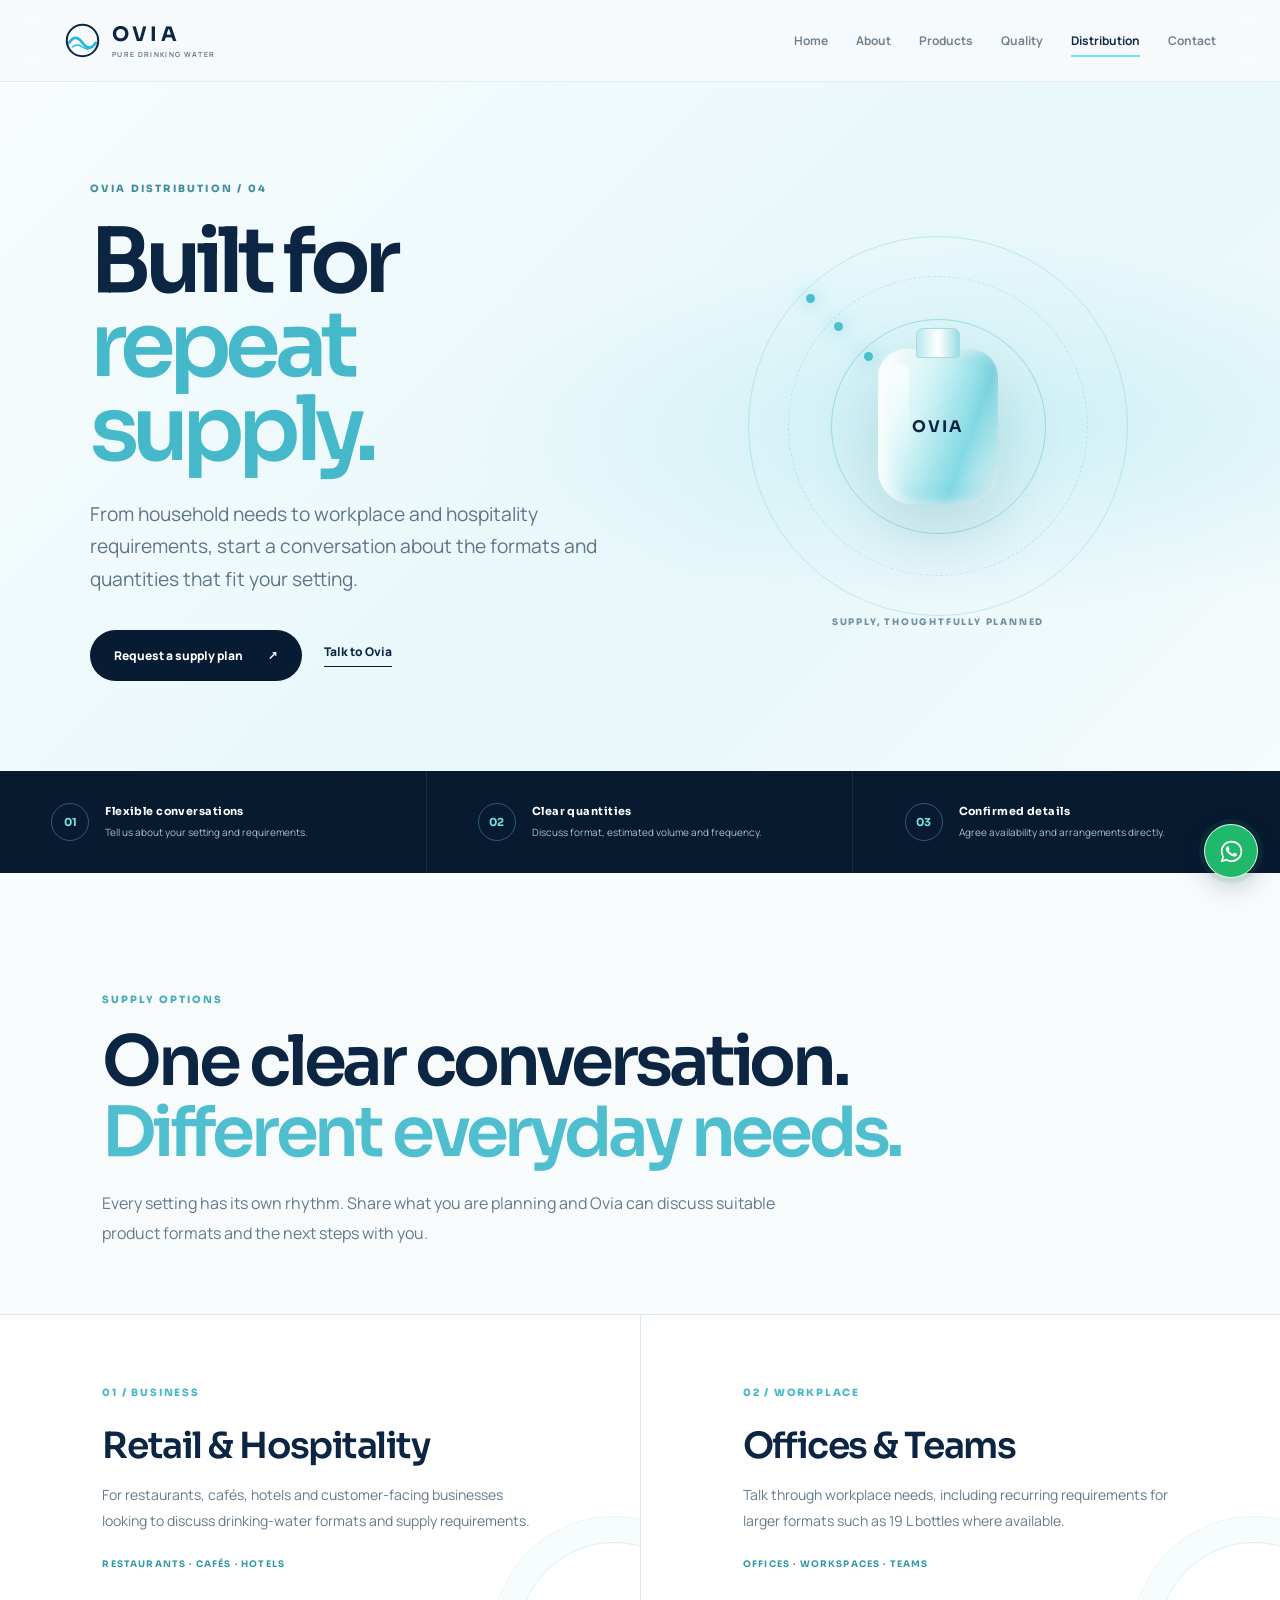
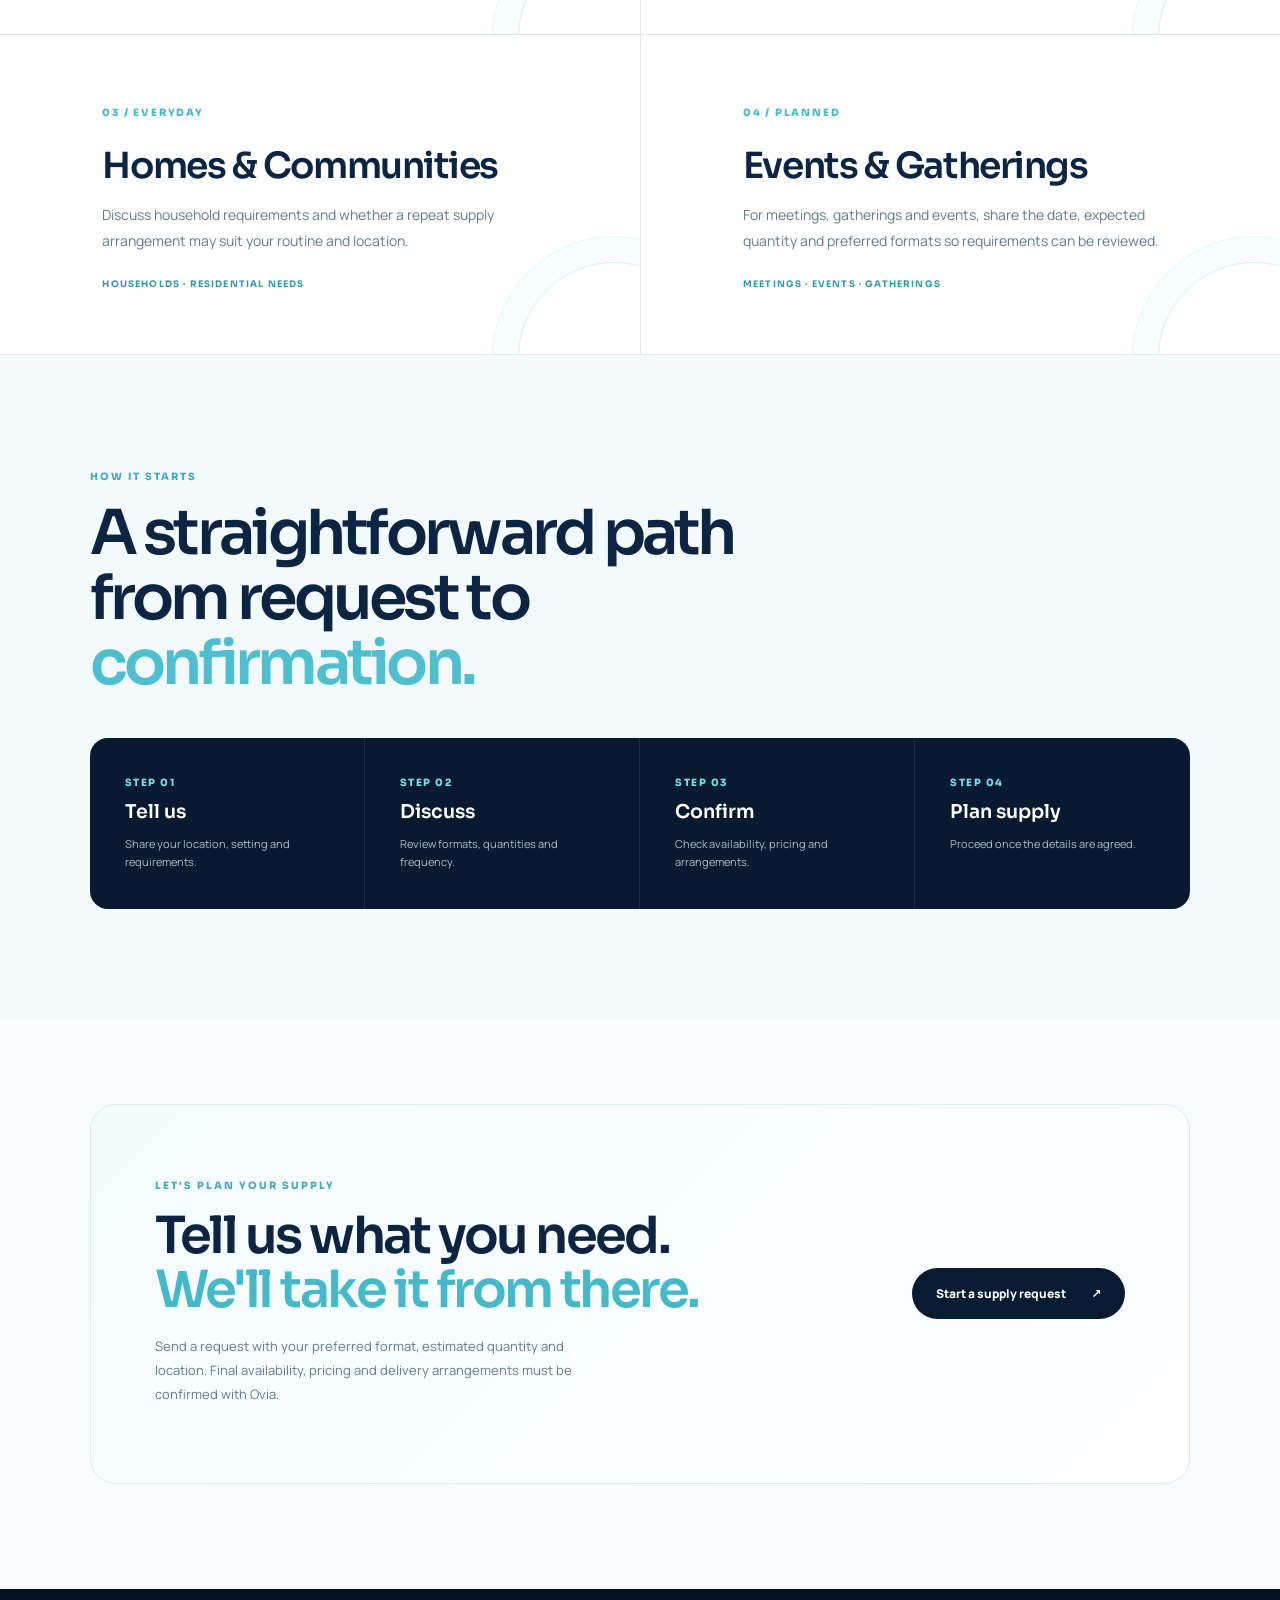
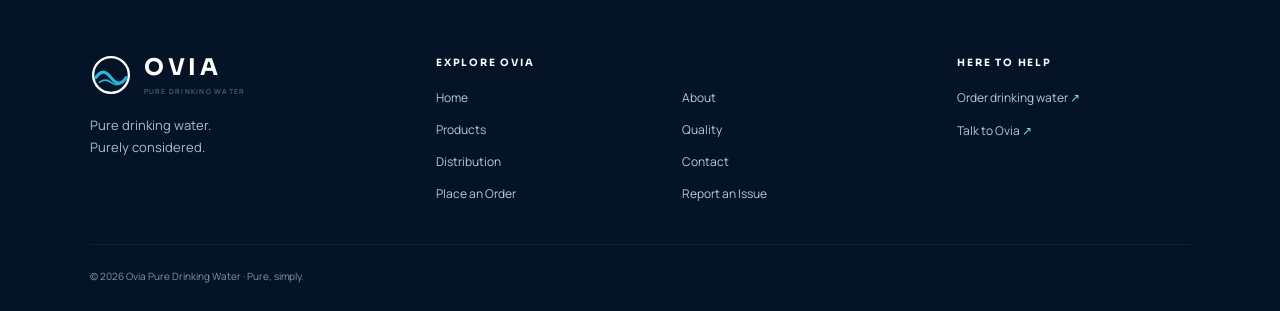
<file: distribution.html>
<!doctype html>
<html lang="en">
<head>
<meta charset="utf-8"><meta name="viewport" content="width=device-width,initial-scale=1">
<title>Ovia Distribution — Supply for Every Setting</title>
<meta name="description" content="Explore Ovia drinking-water supply options for homes, workplaces, hospitality, retail and events. Contact Ovia to discuss formats and quantities.">
<link rel="preconnect" href="https://fonts.googleapis.com"><link rel="preconnect" href="https://fonts.gstatic.com" crossorigin>
<link href="https://fonts.googleapis.com/css2?family=Manrope:wght@400;500;600;700;800&family=Sora:wght@500;600;700&display=swap" rel="stylesheet">
<link rel="stylesheet" href="styles.css?v=countryfix1">
<style id="distribution-page-refinement">
/* Distribution page only: preserve Ovia identity and readable content without relying on reveal JS. */
.reveal{opacity:1!important;transform:none!important}
.brand{gap:11px;text-decoration:none}.brand-mark{width:37px;height:37px;flex:0 0 37px;border:0;border-radius:0;display:block;color:#0b2543}.brand-mark svg{display:block;width:100%;height:100%}.brand-word{font:700 20px Sora,sans-serif;letter-spacing:.16em;color:#0b2543}.brand-word small{display:block;font:600 7px Manrope,sans-serif;letter-spacing:.19em;color:#526a7d;opacity:1}
.dist-hero{position:relative;isolation:isolate;overflow:hidden;min-height:650px;padding:90px clamp(24px,7vw,100px);display:grid;grid-template-columns:minmax(0,1.05fr) minmax(320px,.95fr);align-items:center;gap:3vw;background:radial-gradient(ellipse at 78% 50%,rgba(89,210,226,.2),transparent 38%),linear-gradient(135deg,#f8fcfd,#e7f7fa 60%,#f6fbfc)}
.dist-hero:before{content:"";position:absolute;inset:0;z-index:-1;opacity:.18;background-image:radial-gradient(#6aa9b9 .7px,transparent .7px);background-size:24px 24px;mask-image:linear-gradient(90deg,transparent,black)}
.dist-hero-copy{position:relative;z-index:2;max-width:700px}.dist-hero .eyebrow{font:800 10px Sora;letter-spacing:.22em;color:#428e9c}.dist-hero h1{font:600 clamp(50px,7vw,100px)/.94 Sora;letter-spacing:-.075em;color:#0b2543;margin:25px 0}.dist-hero h1 em{font-style:normal;color:#45b8c9}.dist-hero .lead{max-width:600px}.dist-actions{display:flex;gap:22px;align-items:center;flex-wrap:wrap;margin-top:34px}.dist-actions .text-link{color:#0b2543}
.dist-art{height:410px;position:relative;display:grid;place-items:center;min-width:0}.dist-ring{position:absolute;width:min(100%,380px);aspect-ratio:1;border:1px solid #42b9cb42;border-radius:50%;animation:distSpin 35s linear infinite}.dist-ring:before{content:"";position:absolute;left:15%;top:15%;width:9px;height:9px;border-radius:50%;background:#49c1d0;box-shadow:0 0 20px #49c1d0}.dist-ring.two{width:min(78%,300px);border-style:dashed;animation-direction:reverse;animation-duration:43s}.dist-ring.three{width:min(55%,215px);border-color:#42b9cb66;animation-duration:25s}.dist-core{width:120px;height:155px;position:relative;border-radius:28px 28px 34px 34px;background:linear-gradient(110deg,#fff,#d5f4f6 36%,#82d9e4 70%,#faffff);box-shadow:inset -10px -4px 20px #198da324,inset 8px 0 14px #fff,0 30px 65px #0d64752b;display:grid;place-items:center;animation:distFloat 5.5s ease-in-out infinite}.dist-core:before{content:"";position:absolute;top:-21px;width:42px;height:28px;border-radius:7px 7px 3px 3px;background:linear-gradient(90deg,#b9e9ee,#fff,#9bdce4);border:1px solid #a3dce2}.dist-core:after{content:"";position:absolute;left:14px;top:15px;width:17px;height:92px;border-radius:20px;background:linear-gradient(#fff9,transparent)}.dist-core span{position:relative;z-index:1;color:#0b2543;font:700 16px Sora;letter-spacing:.14em}.dist-art-caption{position:absolute;bottom:3px;left:50%;transform:translateX(-50%);white-space:nowrap;font:800 9px Sora;letter-spacing:.2em;color:#72909d}
.dist-highlights{display:grid;grid-template-columns:repeat(3,minmax(0,1fr));background:#071a30;color:#fff}.dist-highlight{padding:32px clamp(20px,4vw,55px);display:flex;align-items:center;gap:16px;border-right:1px solid #ffffff13}.dist-highlight:last-child{border-right:0}.dist-highlight>span{width:38px;height:38px;flex:0 0 38px;border-radius:50%;display:grid;place-items:center;border:1px solid #7adce755;color:#7adce7;font:700 11px Sora}.dist-highlight b{display:block;font:700 11px Sora;letter-spacing:.04em}.dist-highlight small{display:block;margin-top:6px;color:#a9c0cd;font-size:10px;line-height:1.6}
.dist-section-intro{padding:110px 8vw 50px;max-width:1080px}.dist-section-intro .eyebrow{font:800 10px Sora;letter-spacing:.2em;color:#47aabd}.dist-section-intro h2{font:600 clamp(38px,5.4vw,70px)/1.04 Sora;letter-spacing:-.06em;color:#0b2543;margin:20px 0}.dist-section-intro h2 em{font-style:normal;color:#4fbfd0}.dist-section-intro p{max-width:690px;line-height:1.85;color:#637b8b}
.distribution-grid{display:grid;grid-template-columns:repeat(2,minmax(0,1fr));gap:1px;background:#dce8eb;border-top:1px solid #dce8eb;border-bottom:1px solid #dce8eb}
.dist-card{position:relative;overflow:hidden;min-height:290px;background:#fff;padding:clamp(32px,5vw,70px) clamp(25px,8vw,108px);transition:background .3s}.dist-card:after{content:"";position:absolute;right:-70px;bottom:-100px;width:190px;height:190px;border:1px solid #d9f0f3;border-radius:50%;box-shadow:0 0 0 25px #f7fcfd,0 0 0 26px #e8f7f9;pointer-events:none;transition:transform .4s}.dist-card:hover{background:#fbfeff}.dist-card:hover:after{transform:scale(1.1)}.dist-card>span{font:800 10px Sora;color:#47b8c9;letter-spacing:.18em}.dist-card h2{position:relative;z-index:1;font:600 clamp(27px,3vw,36px) Sora;letter-spacing:-.04em;color:#0b2543;margin:22px 0 12px}.dist-card p{position:relative;z-index:1;max-width:510px;font-size:14px;line-height:1.85;color:#637b8b}.dist-card small{position:relative;z-index:1;display:block;margin-top:24px;font:700 9px Sora;letter-spacing:.13em;color:#3198a9}
.dist-process{padding:105px clamp(24px,7vw,100px) 110px;background:#f2fafb}.dist-process-head{max-width:760px;margin-bottom:42px}.dist-process-head .eyebrow{font:800 10px Sora;letter-spacing:.2em;color:#47aabd}.dist-process-head h2{font:600 clamp(37px,5vw,62px)/1.05 Sora;letter-spacing:-.06em;color:#0b2543;margin:18px 0}.dist-process-head h2 em{font-style:normal;color:#4fbfd0}.process-strip{display:grid;grid-template-columns:repeat(4,minmax(0,1fr));background:#071a30;color:white;border-radius:18px;overflow:hidden}.process-strip>div{padding:38px clamp(16px,3vw,35px);border-right:1px solid #ffffff16;display:flex;flex-direction:column;gap:11px;min-height:155px}.process-strip>div:last-child{border-right:0}.process-strip span{color:#7adce7;font:800 10px Sora;letter-spacing:.15em}.process-strip b{font:600 19px Sora}.process-strip small{color:#a9c0cd;line-height:1.6;font-size:11px}
.dist-cta{margin:85px clamp(20px,7vw,100px) 105px;padding:clamp(32px,5vw,65px);border:1px solid #dbecef;border-radius:26px;background:linear-gradient(135deg,#f2fbfc,#fff);display:flex;justify-content:space-between;align-items:center;gap:35px}.dist-cta .eyebrow{font:800 10px Sora;letter-spacing:.2em;color:#47aabd}.dist-cta h2{font:600 clamp(32px,4vw,52px)/1.06 Sora;letter-spacing:-.05em;color:#0b2543;margin:17px 0}.dist-cta h2 em{font-style:normal;color:#45b8c9}.dist-cta p{max-width:460px;color:#637b8b;font-size:13px;line-height:1.85}
.home-footer{grid-template-columns:minmax(200px,1fr) minmax(300px,1.6fr) minmax(150px,.8fr);gap:42px 55px;padding:64px clamp(24px,7vw,100px) 28px}.home-footer .footer-logo{display:inline-flex;align-items:center;gap:12px;color:#fff;text-decoration:none}.home-footer .footer-logo svg{width:42px;height:42px;flex:0 0 42px}.home-footer .footer-logo span{font:700 23px Sora;letter-spacing:.17em}.home-footer .footer-logo small{display:block;margin-top:5px;color:#a7bfce;font:600 7px Manrope;letter-spacing:.18em}.home-footer .footer-brand p{font-size:13px;color:#a9bdc9}.home-footer .footer-navigation>strong,.home-footer .footer-contact>strong{display:block;margin:3px 0 20px;color:#f6fbff;font:700 10px Sora;letter-spacing:.18em}.home-footer .footer-links{display:grid;grid-template-columns:repeat(2,minmax(0,1fr));gap:15px 25px}.home-footer .footer-links a,.home-footer .footer-contact>a{font-size:12px;color:#b9cbd5;text-decoration:none;transition:color .2s}.home-footer .footer-links a:hover,.home-footer .footer-contact>a:hover{color:#7adce7}.home-footer .footer-contact>a{display:block;margin:0 0 16px}.home-footer .footer-contact>a span{color:#7adce7}.home-footer>small{grid-column:1/-1;border-top:1px solid #ffffff14;padding-top:24px;opacity:.7}
@keyframes distSpin{to{transform:rotate(360deg)}}@keyframes distFloat{0%,100%{translate:0 0}50%{translate:0 -12px}}
@media(max-width:850px){.dist-hero{grid-template-columns:1fr;min-height:0;padding-top:76px;padding-bottom:55px}.dist-art{height:340px;margin-top:10px}.dist-ring{width:min(88%,330px)}.dist-ring.two{width:min(70%,260px)}.dist-ring.three{width:min(52%,190px)}.dist-core{width:100px;height:130px}.dist-highlights{grid-template-columns:1fr}.dist-highlight{border-right:0;border-bottom:1px solid #ffffff13;padding:22px 7vw}.dist-highlight:last-child{border-bottom:0}.dist-section-intro{padding:80px 7vw 40px}.dist-card{padding:42px 6vw;min-height:270px}.process-strip{grid-template-columns:repeat(2,minmax(0,1fr))}.process-strip>div:nth-child(2){border-right:0}.process-strip>div:nth-child(-n+2){border-bottom:1px solid #ffffff16}.dist-cta{align-items:flex-start;flex-direction:column}.home-footer{grid-template-columns:1fr 1fr;gap:36px}.home-footer .footer-brand{grid-column:1/-1}}
@media(max-width:560px){.dist-hero{padding:62px 22px 40px}.dist-hero h1{font-size:clamp(47px,12.5vw,66px)}.dist-hero .lead{font-size:16px}.dist-art{height:285px}.dist-core{width:88px;height:116px}.dist-art-caption{font-size:8px;letter-spacing:.14em}.dist-section-intro{padding:68px 23px 30px}.distribution-grid{grid-template-columns:1fr}.dist-card{min-height:0;padding:36px 26px 42px}.dist-process{padding:70px 20px}.process-strip>div{padding:25px 18px;min-height:140px}.process-strip b{font-size:16px}.dist-cta{margin:50px 18px 65px;padding:27px 23px;border-radius:20px}.home-footer{grid-template-columns:1fr;padding:50px 25px 25px;gap:32px}.home-footer .footer-brand{grid-column:auto}.home-footer .footer-links{grid-template-columns:repeat(2,minmax(0,1fr));gap:13px 20px}}
@media(prefers-reduced-motion:reduce){.dist-ring,.dist-core{animation:none!important}.dist-card,.dist-card:after{transition:none!important}}
</style>
</head>
<body>
<header class="site-header">
<a class="brand" href="index.html" aria-label="Ovia — Home" data-sound="click"><span class="brand-mark" aria-hidden="true"><svg viewBox="0 0 40 40" focusable="false"><circle cx="20" cy="20" r="17" fill="none" stroke="currentColor" stroke-width="2.2"/><path d="M5.5 22.5c5-7 9-7 14.5 0s9.5 7 14.5 0" fill="none" stroke="#25b8dc" stroke-width="3" stroke-linecap="round"/><path d="M9 27c4-3 7-3 11 0s7 3 11 0" fill="none" stroke="#25b8dc" stroke-width="1.6" stroke-linecap="round"/></svg></span><span class="brand-word">OVIA<small>PURE DRINKING WATER</small></span></a>
<button class="menu-btn" type="button" aria-label="Open navigation menu" aria-controls="primary-navigation" aria-expanded="false" onclick="(function(b){var n=b.parentElement.querySelector('.nav');if(!n)return;var o=!n.classList.contains('open');n.classList.toggle('open',o);n.style.cssText=o?'display:flex;position:fixed;top:70px;left:0;right:0;flex-direction:column;background:#fff;padding:20px 25px;z-index:9999;box-shadow:0 20px 30px #071b3315;max-height:calc(100dvh - 70px);overflow-y:auto':'';b.setAttribute('aria-expanded',String(o));})(this)"><i></i><i></i></button>
<nav id="primary-navigation" class="nav"><a href="index.html">Home</a><a href="about.html">About</a><a href="products.html">Products</a><a href="quality.html">Quality</a><a class="active" href="distribution.html">Distribution</a><a href="contact.html">Contact</a></nav>
</header>
<main>
<section class="dist-hero">
<div class="dist-hero-copy reveal"><p class="eyebrow">OVIA DISTRIBUTION / 04</p><h1>Built for<br><em>repeat supply.</em></h1><p class="lead">From household needs to workplace and hospitality requirements, start a conversation about the formats and quantities that fit your setting.</p><div class="dist-actions"><a class="btn btn-primary" href="order.html?type=bulk" data-sound="whoosh">Request a supply plan <span>↗</span></a><a class="text-link" href="contact.html">Talk to Ovia</a></div></div>
<div class="dist-art" role="img" aria-label="Abstract Ovia water bottle surrounded by circular lines"><span class="dist-ring"></span><span class="dist-ring two"></span><span class="dist-ring three"></span><div class="dist-core"><span>OVIA</span></div><span class="dist-art-caption">SUPPLY, THOUGHTFULLY PLANNED</span></div>
</section>
<section class="dist-highlights" aria-label="Supply principles"><div class="dist-highlight"><span>01</span><div><b>Flexible conversations</b><small>Tell us about your setting and requirements.</small></div></div><div class="dist-highlight"><span>02</span><div><b>Clear quantities</b><small>Discuss format, estimated volume and frequency.</small></div></div><div class="dist-highlight"><span>03</span><div><b>Confirmed details</b><small>Agree availability and arrangements directly.</small></div></div></section>
<section id="supply-options"><div class="dist-section-intro reveal"><p class="eyebrow">SUPPLY OPTIONS</p><h2>One clear conversation.<br><em>Different everyday needs.</em></h2><p>Every setting has its own rhythm. Share what you are planning and Ovia can discuss suitable product formats and the next steps with you.</p></div>
<div class="distribution-grid">
<article class="dist-card reveal"><span>01 / BUSINESS</span><h2>Retail & Hospitality</h2><p>For restaurants, cafés, hotels and customer-facing businesses looking to discuss drinking-water formats and supply requirements.</p><small>RESTAURANTS · CAFÉS · HOTELS</small></article>
<article class="dist-card reveal"><span>02 / WORKPLACE</span><h2>Offices & Teams</h2><p>Talk through workplace needs, including recurring requirements for larger formats such as 19 L bottles where available.</p><small>OFFICES · WORKSPACES · TEAMS</small></article>
<article class="dist-card reveal"><span>03 / EVERYDAY</span><h2>Homes & Communities</h2><p>Discuss household requirements and whether a repeat supply arrangement may suit your routine and location.</p><small>HOUSEHOLDS · RESIDENTIAL NEEDS</small></article>
<article class="dist-card reveal"><span>04 / PLANNED</span><h2>Events & Gatherings</h2><p>For meetings, gatherings and events, share the date, expected quantity and preferred formats so requirements can be reviewed.</p><small>MEETINGS · EVENTS · GATHERINGS</small></article>
</div></section>
<section class="dist-process"><div class="dist-process-head"><p class="eyebrow">HOW IT STARTS</p><h2>A straightforward path<br>from request to <em>confirmation.</em></h2></div><div class="process-strip"><div><span>STEP 01</span><b>Tell us</b><small>Share your location, setting and requirements.</small></div><div><span>STEP 02</span><b>Discuss</b><small>Review formats, quantities and frequency.</small></div><div><span>STEP 03</span><b>Confirm</b><small>Check availability, pricing and arrangements.</small></div><div><span>STEP 04</span><b>Plan supply</b><small>Proceed once the details are agreed.</small></div></div></section>
<section class="dist-cta"><div><p class="eyebrow">LET'S PLAN YOUR SUPPLY</p><h2>Tell us what you need.<br><em>We'll take it from there.</em></h2><p>Send a request with your preferred format, estimated quantity and location. Final availability, pricing and delivery arrangements must be confirmed with Ovia.</p></div><a class="btn btn-primary" href="order.html?type=bulk" data-sound="click">Start a supply request <span>↗</span></a></section>
</main>
<footer class="footer home-footer"><div class="footer-brand"><a class="footer-logo" href="index.html" aria-label="Ovia Home"><svg viewBox="0 0 40 40" aria-hidden="true"><circle cx="20" cy="20" r="17" fill="none" stroke="currentColor" stroke-width="2.2"/><path d="M5.5 22.5c5-7 9-7 14.5 0s9.5 7 14.5 0" fill="none" stroke="#25b8dc" stroke-width="3" stroke-linecap="round"/><path d="M9 27c4-3 7-3 11 0s7 3 11 0" fill="none" stroke="#25b8dc" stroke-width="1.6" stroke-linecap="round"/></svg><span>OVIA<small>PURE DRINKING WATER</small></span></a><p>Pure drinking water.<br>Purely considered.</p></div><div class="footer-navigation"><strong>EXPLORE OVIA</strong><div class="footer-links"><a href="index.html">Home</a><a href="about.html">About</a><a href="products.html">Products</a><a href="quality.html">Quality</a><a href="distribution.html">Distribution</a><a href="contact.html">Contact</a><a href="order.html">Place an Order</a><a href="report.html">Report an Issue</a></div></div><div class="footer-contact"><strong>HERE TO HELP</strong><a href="order.html">Order drinking water <span>↗</span></a><a href="contact.html">Talk to Ovia <span>↗</span></a></div><small>© 2026 Ovia Pure Drinking Water · Pure, simply.</small></footer>
<div id="toast"></div><div id="success-modal"></div><script src="app.js?v=countryfix2"></script>

<style id="ovia-whatsapp-widget">
.ovia-wa-float{position:fixed;right:22px;bottom:22px;z-index:10000;width:54px;height:54px;display:grid;place-items:center;border-radius:50%;background:#20b86a;color:#fff;border:1px solid rgba(255,255,255,.85);box-shadow:0 8px 26px rgba(7,26,48,.22),0 0 0 5px rgba(32,184,106,.10);text-decoration:none;transition:transform .22s ease,box-shadow .22s ease;isolation:isolate}
.ovia-wa-float:hover{transform:translateY(-3px);box-shadow:0 12px 30px rgba(7,26,48,.25),0 0 0 6px rgba(32,184,106,.14)}
.ovia-wa-float:focus-visible{outline:3px solid #0b2543;outline-offset:4px}
.ovia-wa-float svg{width:27px;height:27px;display:block;fill:currentColor}
@media(max-width:600px){.ovia-wa-float{right:15px;bottom:16px;width:50px;height:50px}.ovia-wa-float svg{width:25px;height:25px}}
@media(prefers-reduced-motion:reduce){.ovia-wa-float{transition:none}}
</style>
<a class="ovia-wa-float" href="https://wa.me/923101215472?text=Hello%20Ovia%20team%2C%20I%E2%80%99d%20like%20to%20know%20more%20about%20your%20products%20and%20services.%0A%0ACould%20you%20please%20assist%20me%20with%20my%20enquiry%3F" target="_blank" rel="noopener noreferrer" aria-label="Chat with Ovia on WhatsApp" title="Chat with Ovia">
<svg viewBox="0 0 32 32" aria-hidden="true"><path d="M16.02 3.2C9.03 3.2 3.34 8.85 3.34 15.8c0 2.23.59 4.4 1.72 6.32L3.2 28.8l6.86-1.79a12.8 12.8 0 0 0 5.95 1.47h.01c6.98 0 12.67-5.65 12.67-12.6 0-3.37-1.32-6.54-3.71-8.92a12.6 12.6 0 0 0-8.96-3.76Zm0 23.14h-.01a10.6 10.6 0 0 1-5.4-1.47l-.39-.23-4.07 1.06 1.09-3.95-.25-.4a10.47 10.47 0 0 1-1.62-5.55c0-5.82 4.78-10.56 10.65-10.56 2.84 0 5.51 1.1 7.52 3.1a10.45 10.45 0 0 1 3.12 7.46c0 5.82-4.78 10.54-10.64 10.54Zm5.84-7.9c-.32-.16-1.9-.93-2.2-1.03-.3-.11-.51-.16-.73.16-.22.32-.84 1.03-1.03 1.24-.19.21-.38.24-.7.08-.33-.16-1.38-.5-2.62-1.58-.97-.85-1.63-1.9-1.82-2.22-.19-.32-.02-.5.14-.66.14-.14.32-.38.49-.56.16-.19.22-.32.33-.54.1-.22.05-.4-.03-.56-.08-.16-.73-1.74-1-2.38-.26-.62-.53-.53-.73-.54h-.62c-.22 0-.57.08-.87.4-.3.32-1.14 1.1-1.14 2.67s1.17 3.1 1.33 3.31c.16.22 2.3 3.49 5.57 4.89.78.33 1.39.53 1.87.68.79.25 1.5.21 2.06.13.63-.09 1.9-.77 2.17-1.52.27-.75.27-1.39.19-1.52-.08-.14-.3-.22-.62-.38Z"/></svg>
</a>

</body>
</html>
</file>
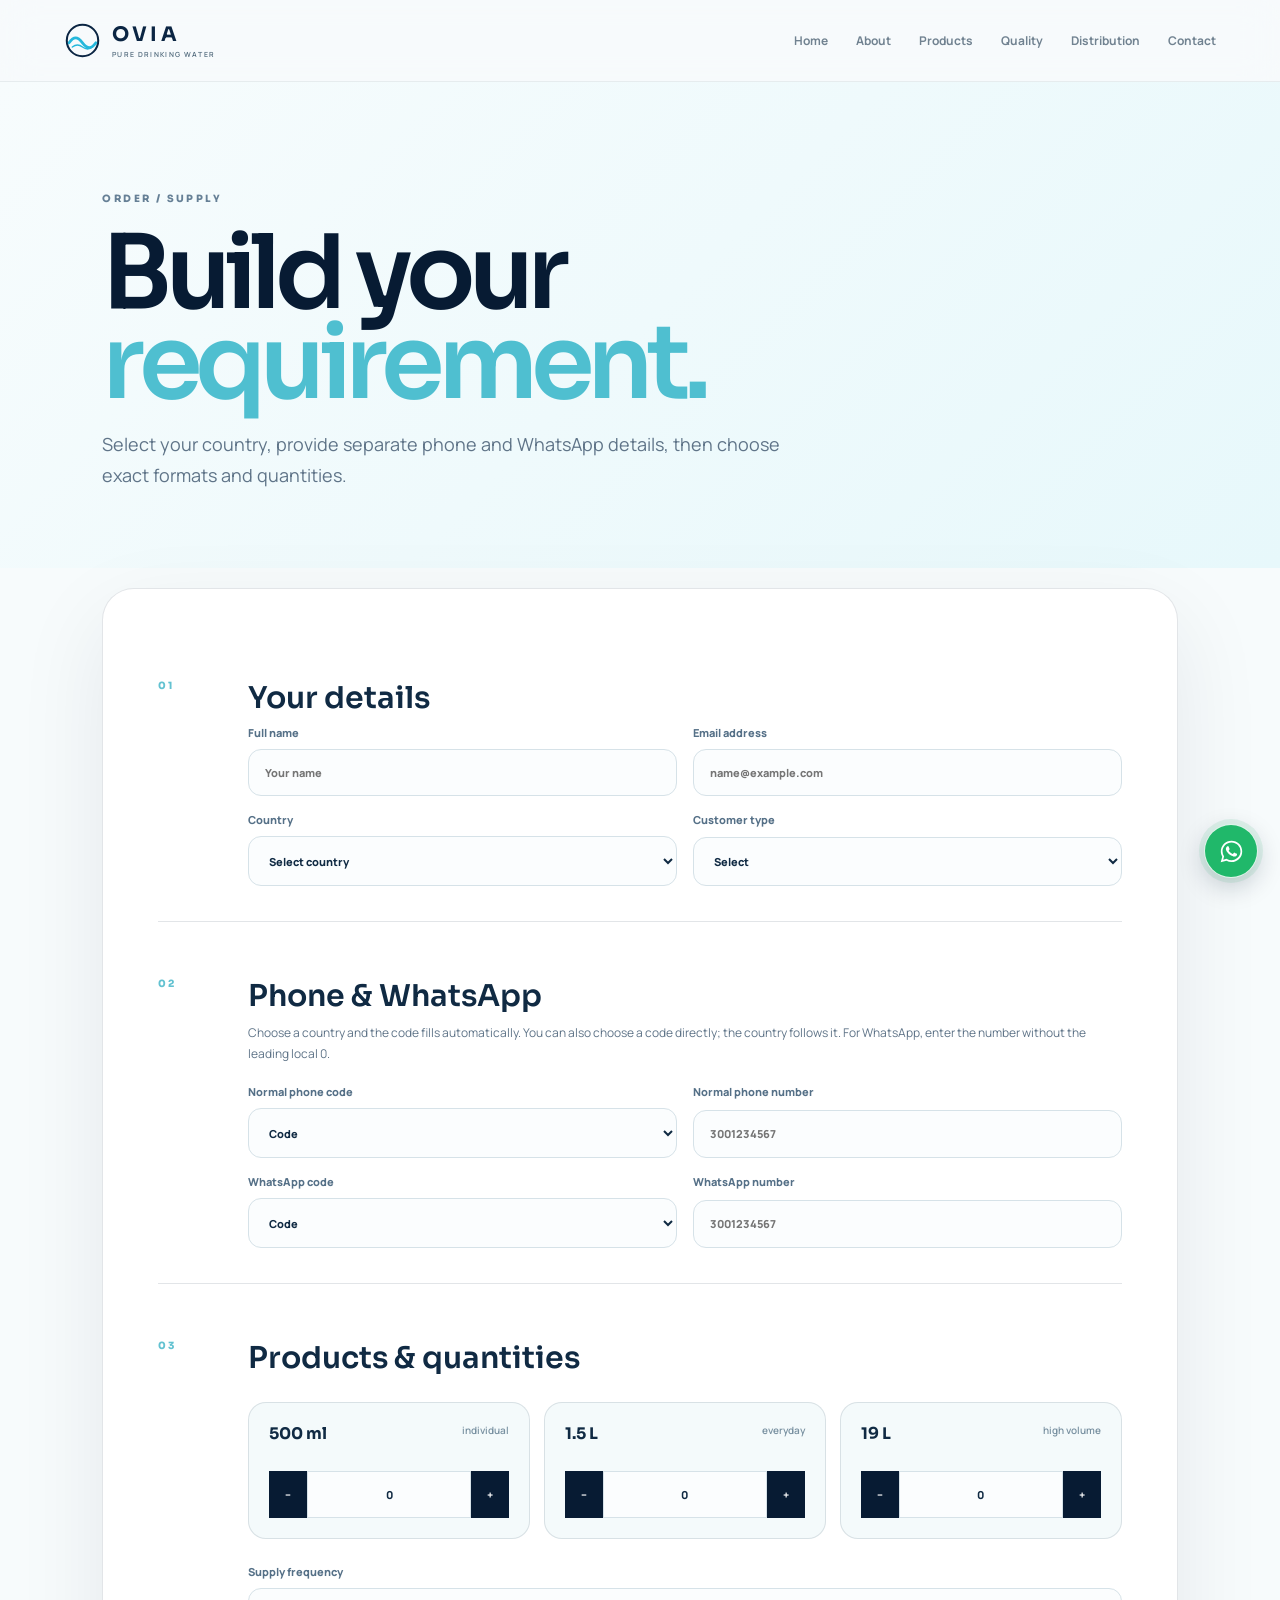
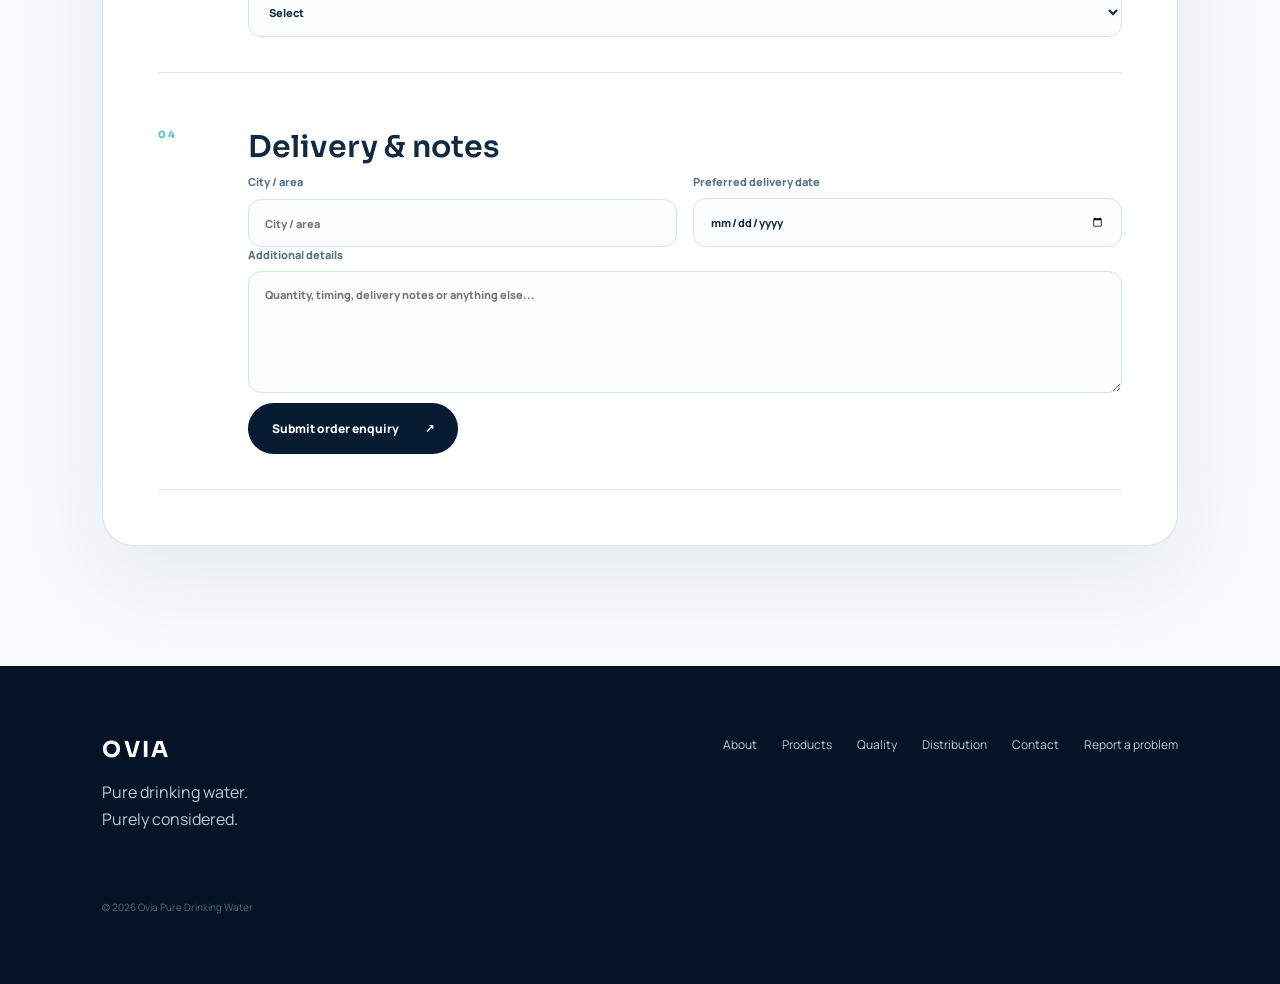
<file: order.html>
<!doctype html><html lang="en"><head><meta charset="utf-8"><meta name="viewport" content="width=device-width,initial-scale=1"><title>Ovia Order & Supply Enquiry</title><link rel="preconnect" href="https://fonts.googleapis.com"><link href="https://fonts.googleapis.com/css2?family=Manrope:wght@400;500;600;700;800&family=Sora:wght@500;600;700&display=swap" rel="stylesheet"><link rel="stylesheet" href="styles.css?v=brandmatch1"><style>.brand{gap:11px;text-decoration:none}.brand-mark{width:37px;height:37px;flex:0 0 37px;border:0;border-radius:0;display:block;color:#0b2543}.brand-mark svg{display:block;width:100%;height:100%}.brand-word{font:700 20px Sora,sans-serif;letter-spacing:.16em;color:#0b2543}.brand-word small{display:block;font:600 7px Manrope,sans-serif;letter-spacing:.19em;color:#526a7d;opacity:1}@media(max-width:680px){.brand{gap:8px}.brand-mark{width:32px;height:32px;flex-basis:32px}.brand-word{font-size:18px}.brand-word small{font-size:6px}}</style></head><body><header class="site-header"><a class="brand" href="index.html" aria-label="Ovia — Home"><span class="brand-mark" aria-hidden="true"><svg viewBox="0 0 40 40" focusable="false"><circle cx="20" cy="20" r="17" fill="none" stroke="currentColor" stroke-width="2.2"/><path d="M5.5 22.5c5-7 9-7 14.5 0s9.5 7 14.5 0" fill="none" stroke="#25b8dc" stroke-width="3" stroke-linecap="round"/><path d="M9 27c4-3 7-3 11 0s7 3 11 0" fill="none" stroke="#25b8dc" stroke-width="1.6" stroke-linecap="round"/></svg></span><span class="brand-word">OVIA<small>PURE DRINKING WATER</small></span></a><button class="menu-btn" type="button" aria-label="Open navigation menu" aria-controls="primary-navigation" aria-expanded="false" onclick="(function(b){var n=b.parentElement.querySelector('.nav');if(!n)return;var o=!n.classList.contains('open');n.classList.toggle('open',o);n.style.cssText=o?'display:flex;position:fixed;top:70px;left:0;right:0;flex-direction:column;background:#fff;padding:20px 25px;z-index:9999;box-shadow:0 20px 30px #071b3315;max-height:calc(100dvh - 70px);overflow-y:auto':'';b.setAttribute('aria-expanded',String(o));})(this)"><i></i><i></i></button><nav id="primary-navigation" class="nav"><a href="index.html">Home</a><a class="" href="about.html">About</a><a href="products.html">Products</a><a class="" href="quality.html">Quality</a><a class="" href="distribution.html">Distribution</a><a class="" href="contact.html">Contact</a></nav></header><main><section class="form-page-head"><p class="eyebrow">ORDER / SUPPLY</p><h1>Build your<br><em>requirement.</em></h1><p>Select your country, provide separate phone and WhatsApp details, then choose exact formats and quantities.</p></section><section class="form-shell"><form data-form="order" data-title="Ovia — New order / supply enquiry"><input type="hidden" name="access_key" value="21ee8f7d-afaa-45ad-aeb8-c504731b8c4d"><input type="hidden" name="subject" value="Ovia — New order / supply enquiry"><input type="hidden" name="form_type" value="ORDER / SUPPLY ENQUIRY"><input type="checkbox" name="botcheck" style="display:none"><div class="form-section"><span>01</span><div><h2>Your details</h2><div class="field-grid"><label>Full name<input required name="name" placeholder="Your name"></label><label>Email address<input required type="email" name="email" placeholder="name@example.com"></label><label>Country<select required name="country" class="country-select"></select></label><label>Customer type<select required name="customer_type"><option value="">Select</option><option>Home / Individual</option><option>Office / Workplace</option><option>Retailer</option><option>Restaurant / Hotel</option><option>Event</option><option>Distributor</option></select></label></div></div></div><div class="form-section"><span>02</span><div><h2>Phone & WhatsApp</h2><p class="hint">Choose a country and the code fills automatically. You can also choose a code directly; the country follows it. For WhatsApp, enter the number without the leading local 0.</p><div class="field-grid"><label>Normal phone code<select required name="phone_code" class="code-select"></select></label><label>Normal phone number<input required name="phone" inputmode="tel" placeholder="3001234567"></label><label>WhatsApp code<select required name="whatsapp_code" class="code-select"></select></label><label>WhatsApp number<input required name="whatsapp" inputmode="tel" placeholder="3001234567"></label></div></div></div><div class="form-section"><span>03</span><div><h2>Products & quantities</h2><div class="quantity-grid"><label><div class="q-title">500 ml <small>individual</small></div><div class="stepper"><button type="button" data-minus="500ml">−</button><input name="qty_500ml" value="0" readonly><button type="button" data-plus="500ml">+</button></div></label><label><div class="q-title">1.5 L <small>everyday</small></div><div class="stepper"><button type="button" data-minus="1500ml">−</button><input name="qty_1500ml" value="0" readonly><button type="button" data-plus="1500ml">+</button></div></label><label><div class="q-title">19 L <small>high volume</small></div><div class="stepper"><button type="button" data-minus="19l">−</button><input name="qty_19l" value="0" readonly><button type="button" data-plus="19l">+</button></div></label></div><label>Supply frequency<select required name="frequency"><option value="">Select</option><option>One-time order</option><option>Weekly</option><option>Bi-weekly</option><option>Monthly</option><option>Not sure yet</option></select></label></div></div><div class="form-section"><span>04</span><div><h2>Delivery & notes</h2><div class="field-grid"><label>City / area<input required name="city" placeholder="City / area"></label><label>Preferred delivery date<input type="date" name="delivery_date"></label></div><label>Additional details<textarea name="message" rows="6" placeholder="Quantity, timing, delivery notes or anything else..."></textarea></label><button class="btn btn-primary submit-btn" type="submit">Submit order enquiry <span>↗</span></button></div></div></form></section></main><footer class="footer"><div><b>OVIA</b><p>Pure drinking water.<br>Purely considered.</p></div><div class="footer-links"><a href="about.html">About</a><a href="products.html">Products</a><a href="quality.html">Quality</a><a href="distribution.html">Distribution</a><a href="contact.html">Contact</a><a href="report.html">Report a problem</a></div><small>© 2026 Ovia Pure Drinking Water</small></footer><div id="success-modal"></div><script src="app.js?v=fullscan2"></script>
<style id="ovia-whatsapp-widget">
.ovia-wa-float{position:fixed;right:22px;bottom:22px;z-index:10000;width:54px;height:54px;display:grid;place-items:center;border-radius:50%;background:#20b86a;color:#fff;border:1px solid rgba(255,255,255,.85);box-shadow:0 8px 26px rgba(7,26,48,.22),0 0 0 5px rgba(32,184,106,.10);text-decoration:none;transition:transform .22s ease,box-shadow .22s ease;isolation:isolate}
.ovia-wa-float:hover{transform:translateY(-3px);box-shadow:0 12px 30px rgba(7,26,48,.25),0 0 0 6px rgba(32,184,106,.14)}
.ovia-wa-float:focus-visible{outline:3px solid #0b2543;outline-offset:4px}
.ovia-wa-float svg{width:27px;height:27px;display:block;fill:currentColor}
@media(max-width:600px){.ovia-wa-float{right:15px;bottom:16px;width:50px;height:50px}.ovia-wa-float svg{width:25px;height:25px}}
@media(prefers-reduced-motion:reduce){.ovia-wa-float{transition:none}}
</style>
<a class="ovia-wa-float" href="https://wa.me/923101215472?text=Hello%20Ovia%20team%2C%20I%E2%80%99d%20like%20to%20know%20more%20about%20your%20products%20and%20services.%0A%0ACould%20you%20please%20assist%20me%20with%20my%20enquiry%3F" target="_blank" rel="noopener noreferrer" aria-label="Chat with Ovia on WhatsApp" title="Chat with Ovia">
<svg viewBox="0 0 32 32" aria-hidden="true"><path d="M16.02 3.2C9.03 3.2 3.34 8.85 3.34 15.8c0 2.23.59 4.4 1.72 6.32L3.2 28.8l6.86-1.79a12.8 12.8 0 0 0 5.95 1.47h.01c6.98 0 12.67-5.65 12.67-12.6 0-3.37-1.32-6.54-3.71-8.92a12.6 12.6 0 0 0-8.96-3.76Zm0 23.14h-.01a10.6 10.6 0 0 1-5.4-1.47l-.39-.23-4.07 1.06 1.09-3.95-.25-.4a10.47 10.47 0 0 1-1.62-5.55c0-5.82 4.78-10.56 10.65-10.56 2.84 0 5.51 1.1 7.52 3.1a10.45 10.45 0 0 1 3.12 7.46c0 5.82-4.78 10.54-10.64 10.54Zm5.84-7.9c-.32-.16-1.9-.93-2.2-1.03-.3-.11-.51-.16-.73.16-.22.32-.84 1.03-1.03 1.24-.19.21-.38.24-.7.08-.33-.16-1.38-.5-2.62-1.58-.97-.85-1.63-1.9-1.82-2.22-.19-.32-.02-.5.14-.66.14-.14.32-.38.49-.56.16-.19.22-.32.33-.54.1-.22.05-.4-.03-.56-.08-.16-.73-1.74-1-2.38-.26-.62-.53-.53-.73-.54h-.62c-.22 0-.57.08-.87.4-.3.32-1.14 1.1-1.14 2.67s1.17 3.1 1.33 3.31c.16.22 2.3 3.49 5.57 4.89.78.33 1.39.53 1.87.68.79.25 1.5.21 2.06.13.63-.09 1.9-.77 2.17-1.52.27-.75.27-1.39.19-1.52-.08-.14-.3-.22-.62-.38Z"/></svg>
</a>

</body>
</html>
</file>
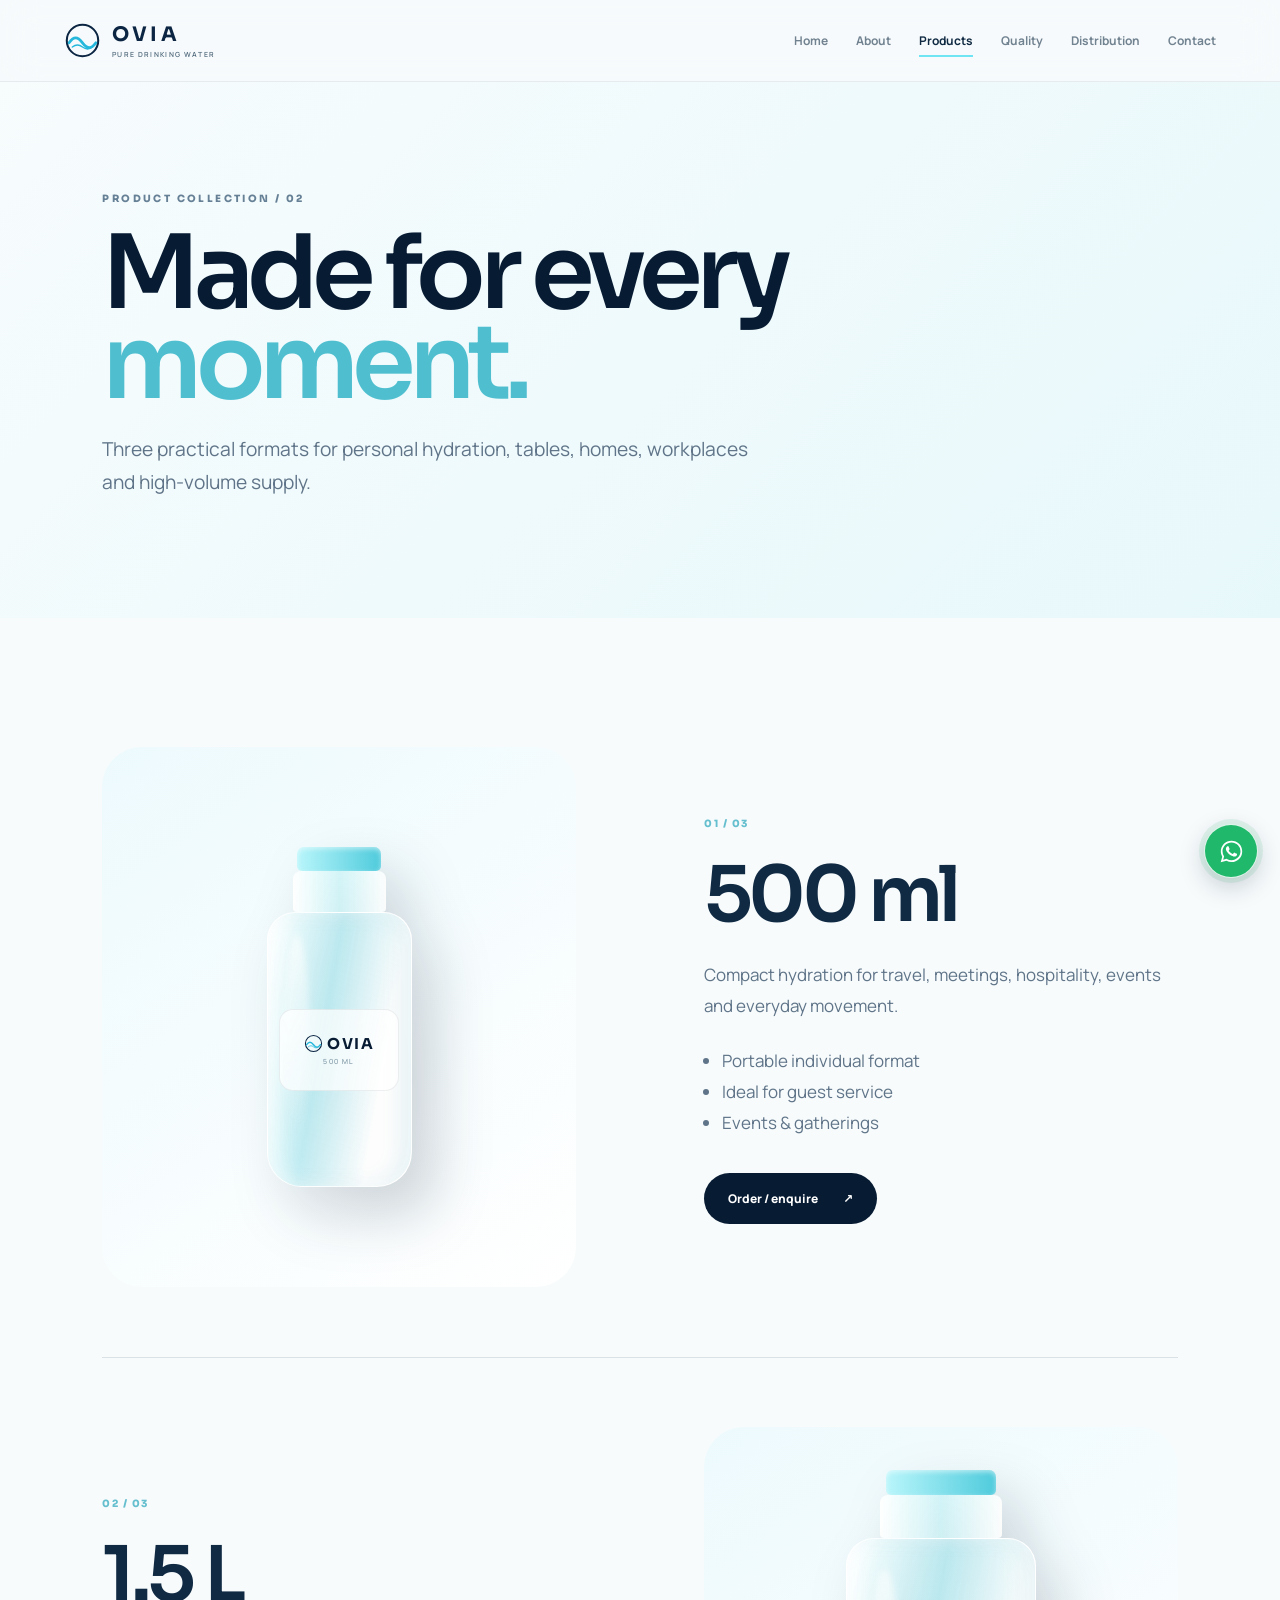
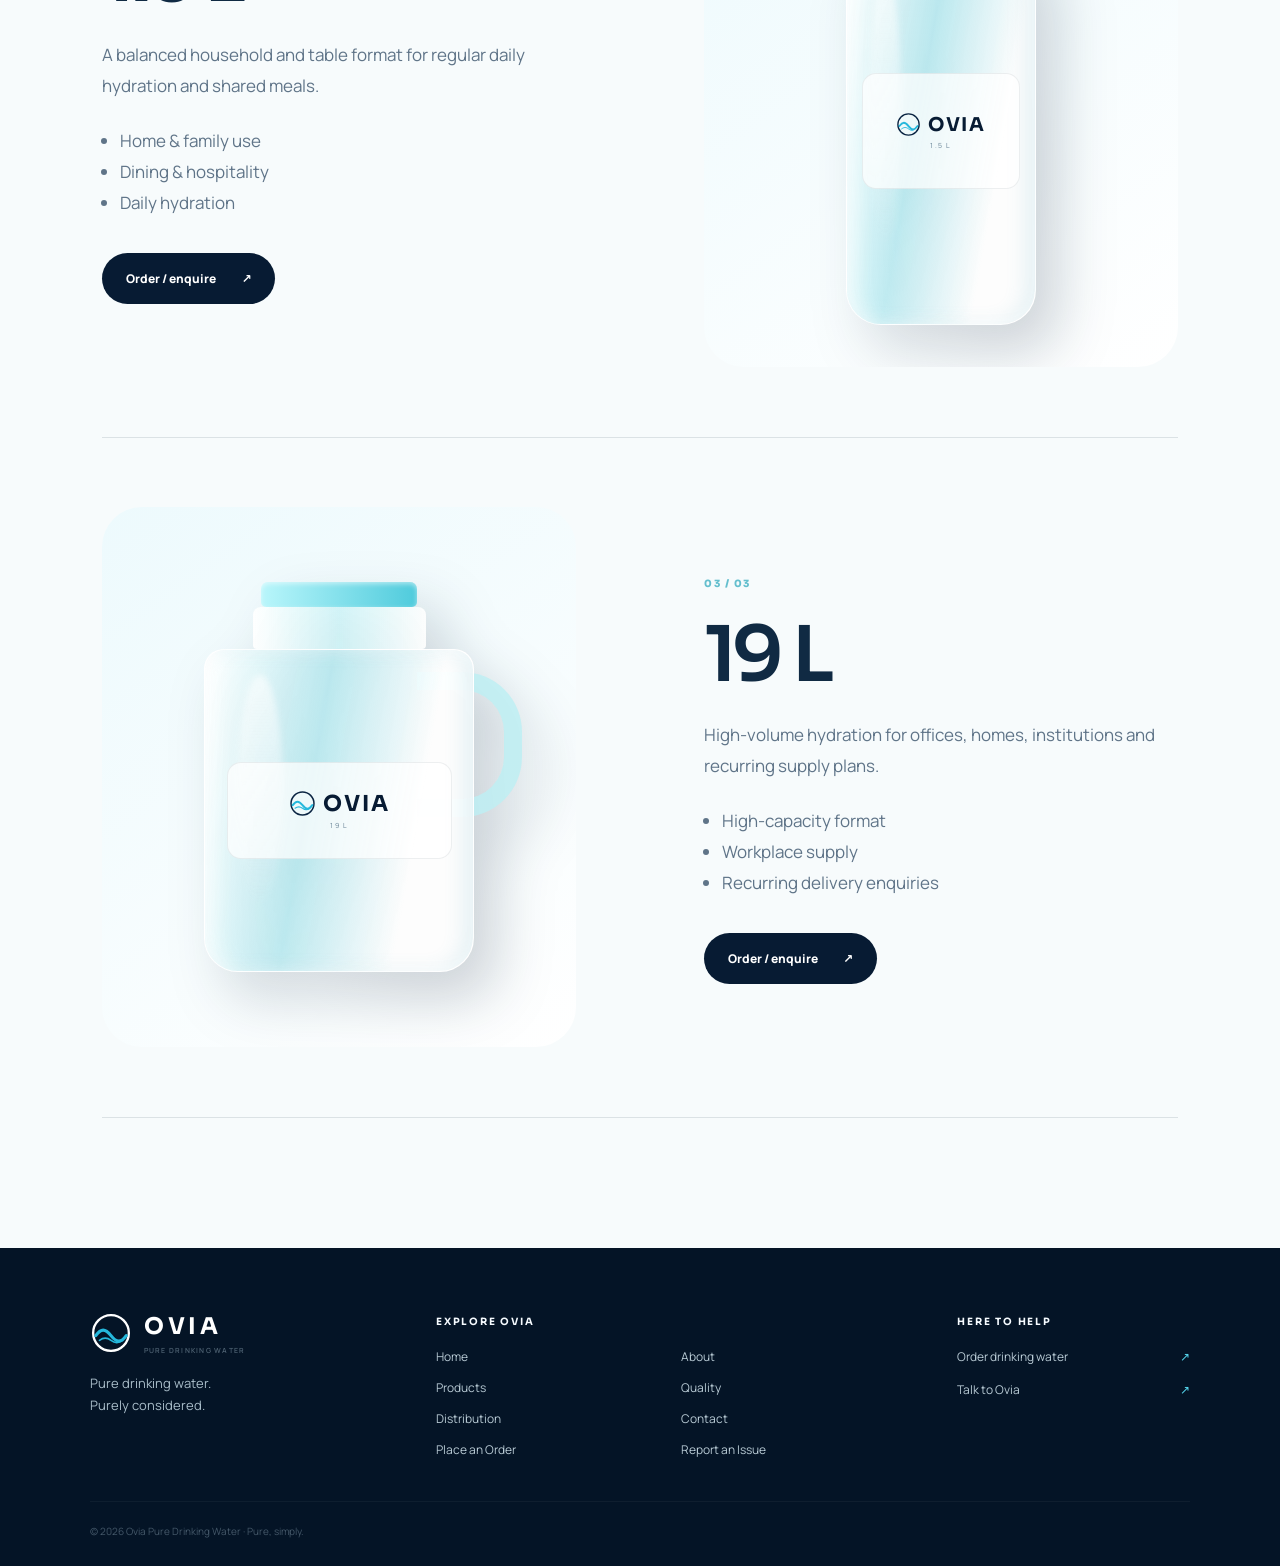
<file: products.html>
<!doctype html><html lang="en"><head><meta charset="utf-8"><meta name="viewport" content="width=device-width,initial-scale=1"><title>Ovia Products — 500 ml, 1.5 L & 19 L</title><link rel="preconnect" href="https://fonts.googleapis.com"><link href="https://fonts.googleapis.com/css2?family=Manrope:wght@400;500;600;700;800&family=Sora:wght@500;600;700&display=swap" rel="stylesheet"><link rel="stylesheet" href="styles.css?v=countryfix1"><style id="products-page-refinement">/* Product-page-only refinements: consistent Ovia identity, with the existing bottle artwork and layout preserved. */.reveal{opacity:1!important;transform:none!important}.brand{gap:11px;text-decoration:none}.brand-mark{width:37px;height:37px;flex:0 0 37px;border:0;border-radius:0;display:block;color:#0b2543}.brand-mark svg{display:block;width:100%;height:100%}.brand-word{font:700 20px Sora,sans-serif;letter-spacing:.16em;color:#0b2543}.brand-word small{display:block;font:600 7px Manrope,sans-serif;letter-spacing:.19em;color:#526a7d;opacity:1}.bottle-label .label-brand{display:flex;align-items:center;justify-content:center;gap:7px;line-height:1;position:relative;z-index:3}.bottle-label .label-brand svg{width:25px;height:25px;flex:0 0 25px;color:#0b2543}.bottle-label .label-brand b{font:700 19px Sora,sans-serif;letter-spacing:.09em;color:var(--navy)}.bottle-500 .bottle-label .label-brand{gap:4px}.bottle-500 .bottle-label .label-brand svg{width:19px;height:19px;flex-basis:19px}.bottle-500 .bottle-label .label-brand b{font-size:15px}.bottle-19 .bottle-label .label-brand svg{width:27px;height:27px;flex-basis:27px}.bottle-19 .bottle-label .label-brand b{font-size:22px}.bottle-label small{display:block}.home-footer{grid-template-columns:minmax(200px,1fr) minmax(300px,1.6fr) minmax(150px,.8fr);gap:42px 55px;padding:64px clamp(24px,7vw,100px) 28px}.home-footer .footer-logo{display:inline-flex;align-items:center;gap:12px;color:#fff;text-decoration:none}.home-footer .footer-logo svg{width:42px;height:42px;flex:0 0 42px}.home-footer .footer-logo span{font:700 23px Sora,sans-serif;letter-spacing:.17em}.home-footer .footer-logo small{display:block;margin-top:5px;color:#a7bfce;font:600 7px Manrope,sans-serif;letter-spacing:.18em}.home-footer .footer-brand p{font-size:13px;color:#a9bdc9}.home-footer .footer-navigation>strong,.home-footer .footer-contact>strong{display:block;margin:3px 0 20px;color:#f6fbff;font:700 10px Sora,sans-serif;letter-spacing:.18em}.home-footer .footer-links{display:grid;grid-template-columns:repeat(2,minmax(95px,1fr));gap:13px 24px;align-items:start}.home-footer .footer-links a,.home-footer .footer-contact>a{color:#b9cbd5;font-size:12px;line-height:1.5;text-decoration:none;transition:color .2s}.home-footer .footer-links a:hover,.home-footer .footer-contact>a:hover{color:#55d7ee}.home-footer .footer-contact>a{display:flex;justify-content:space-between;gap:18px;margin:0 0 15px}.home-footer .footer-contact>a span{color:#55d7ee}.home-footer>small{padding-top:22px;border-top:1px solid #ffffff18;color:#91a8b8;font-size:10px}.home-footer .footer-contact{min-width:0}@media(max-width:900px){.home-footer{grid-template-columns:1fr 1.4fr;gap:36px}.home-footer .footer-contact{grid-column:1/-1}}@media(max-width:680px){.brand{gap:8px}.brand-mark{width:32px;height:32px;flex-basis:32px}.brand-word{font-size:18px}.brand-word small{font-size:6px}.home-footer{grid-template-columns:1fr;padding:48px 7vw 24px;gap:30px}.home-footer .footer-contact{grid-column:auto}.home-footer .footer-links{grid-template-columns:repeat(2,minmax(0,1fr));gap:14px 20px}.home-footer>small{grid-column:auto;line-height:1.7}.home-footer .footer-navigation>strong,.home-footer .footer-contact>strong{margin-bottom:15px}.products-list{padding-bottom:80px}.big-product{gap:30px}.product-visual{min-height:360px}.bottle-500{transform:scale(.92)}.bottle-1500{transform:scale(.9)}.bottle-19{transform:scale(.88)}}</style></head><body><header class="site-header"><a class="brand" href="index.html" aria-label="Ovia — Home"><span class="brand-mark" aria-hidden="true"><svg viewBox="0 0 40 40" focusable="false"><circle cx="20" cy="20" r="17" fill="none" stroke="currentColor" stroke-width="2.2"/><path d="M5.5 22.5c5-7 9-7 14.5 0s9.5 7 14.5 0" fill="none" stroke="#25b8dc" stroke-width="3" stroke-linecap="round"/><path d="M9 27c4-3 7-3 11 0s7 3 11 0" fill="none" stroke="#25b8dc" stroke-width="1.6" stroke-linecap="round"/></svg></span><span class="brand-word">OVIA<small>PURE DRINKING WATER</small></span></a><button class="menu-btn" type="button" aria-label="Open navigation menu" aria-controls="primary-navigation" aria-expanded="false" onclick="(function(b){var n=b.parentElement.querySelector('.nav');if(!n)return;var o=!n.classList.contains('open');n.classList.toggle('open',o);n.style.cssText=o?'display:flex;position:fixed;top:70px;left:0;right:0;flex-direction:column;background:#fff;padding:20px 25px;z-index:9999;box-shadow:0 20px 30px #071b3315;max-height:calc(100dvh - 70px);overflow-y:auto':'';b.setAttribute('aria-expanded',String(o));})(this)"><i></i><i></i></button><nav id="primary-navigation" class="nav"><a href="index.html">Home</a><a class="" href="about.html">About</a><a class="active" href="products.html">Products</a><a class="" href="quality.html">Quality</a><a class="" href="distribution.html">Distribution</a><a class="" href="contact.html">Contact</a></nav></header><main><section class="page-hero compact"><div class="reveal"><p class="eyebrow">PRODUCT COLLECTION / 02</p><h1>Made for every<br><em>moment.</em></h1><p class="lead">Three practical formats for personal hydration, tables, homes, workplaces and high-volume supply.</p></div></section><section class="products-list"><article class="big-product reveal"><div class="product-visual"><div class="bottle bottle-500"><div class="cap"></div><div class="neck"></div><div class="bottle-body"><div class="bottle-label"><div class="label-brand"><svg viewBox="0 0 40 40" aria-hidden="true"><circle cx="20" cy="20" r="17" fill="none" stroke="currentColor" stroke-width="2.2"/><path d="M5.5 22.5c5-7 9-7 14.5 0s9.5 7 14.5 0" fill="none" stroke="#25b8dc" stroke-width="3" stroke-linecap="round"/><path d="M9 27c4-3 7-3 11 0s7 3 11 0" fill="none" stroke="#25b8dc" stroke-width="1.6" stroke-linecap="round"/></svg><b>OVIA</b></div><small>500 ML</small></div></div></div></div><div><span class="product-no">01 / 03</span><h2>500 ml</h2><p>Compact hydration for travel, meetings, hospitality, events and everyday movement.</p><ul><li>Portable individual format</li><li>Ideal for guest service</li><li>Events & gatherings</li></ul><a class="btn btn-dark" href="order.html?product=500ml" data-sound="whoosh">Order / enquire <span>↗</span></a></div></article><article class="big-product reverse reveal"><div class="product-visual"><div class="bottle bottle-1500"><div class="cap"></div><div class="neck"></div><div class="bottle-body"><div class="bottle-label"><div class="label-brand"><svg viewBox="0 0 40 40" aria-hidden="true"><circle cx="20" cy="20" r="17" fill="none" stroke="currentColor" stroke-width="2.2"/><path d="M5.5 22.5c5-7 9-7 14.5 0s9.5 7 14.5 0" fill="none" stroke="#25b8dc" stroke-width="3" stroke-linecap="round"/><path d="M9 27c4-3 7-3 11 0s7 3 11 0" fill="none" stroke="#25b8dc" stroke-width="1.6" stroke-linecap="round"/></svg><b>OVIA</b></div><small>1.5 L</small></div></div></div></div><div><span class="product-no">02 / 03</span><h2>1.5 L</h2><p>A balanced household and table format for regular daily hydration and shared meals.</p><ul><li>Home & family use</li><li>Dining & hospitality</li><li>Daily hydration</li></ul><a class="btn btn-dark" href="order.html?product=1500ml" data-sound="whoosh">Order / enquire <span>↗</span></a></div></article><article class="big-product reveal"><div class="product-visual"><div class="bottle bottle-19"><div class="cap"></div><div class="neck"></div><div class="handle"></div><div class="bottle-body"><div class="bottle-label"><div class="label-brand"><svg viewBox="0 0 40 40" aria-hidden="true"><circle cx="20" cy="20" r="17" fill="none" stroke="currentColor" stroke-width="2.2"/><path d="M5.5 22.5c5-7 9-7 14.5 0s9.5 7 14.5 0" fill="none" stroke="#25b8dc" stroke-width="3" stroke-linecap="round"/><path d="M9 27c4-3 7-3 11 0s7 3 11 0" fill="none" stroke="#25b8dc" stroke-width="1.6" stroke-linecap="round"/></svg><b>OVIA</b></div><small>19 L</small></div></div></div></div><div><span class="product-no">03 / 03</span><h2>19 L</h2><p>High-volume hydration for offices, homes, institutions and recurring supply plans.</p><ul><li>High-capacity format</li><li>Workplace supply</li><li>Recurring delivery enquiries</li></ul><a class="btn btn-dark" href="order.html?product=19l" data-sound="whoosh">Order / enquire <span>↗</span></a></div></article></section></main><footer class="footer home-footer"><div class="footer-brand"><a class="footer-logo" href="index.html" aria-label="Ovia Home"><svg viewBox="0 0 40 40" aria-hidden="true"><circle cx="20" cy="20" r="17" fill="none" stroke="currentColor" stroke-width="2.2"/><path d="M5.5 22.5c5-7 9-7 14.5 0s9.5 7 14.5 0" fill="none" stroke="#25b8dc" stroke-width="3" stroke-linecap="round"/><path d="M9 27c4-3 7-3 11 0s7 3 11 0" fill="none" stroke="#25b8dc" stroke-width="1.6" stroke-linecap="round"/></svg><span>OVIA<small>PURE DRINKING WATER</small></span></a><p>Pure drinking water.<br>Purely considered.</p></div><div class="footer-navigation"><strong>EXPLORE OVIA</strong><div class="footer-links"><a href="index.html">Home</a><a href="about.html">About</a><a href="products.html">Products</a><a href="quality.html">Quality</a><a href="distribution.html">Distribution</a><a href="contact.html">Contact</a><a href="order.html">Place an Order</a><a href="report.html">Report an Issue</a></div></div><div class="footer-contact"><strong>HERE TO HELP</strong><a href="order.html">Order drinking water <span>↗</span></a><a href="contact.html">Talk to Ovia <span>↗</span></a></div><small>© 2026 Ovia Pure Drinking Water · Pure, simply.</small></footer><div id="success-modal"></div><script src="app.js?v=countryflags1"></script>
<style id="ovia-whatsapp-widget">
.ovia-wa-float{position:fixed;right:22px;bottom:22px;z-index:10000;width:54px;height:54px;display:grid;place-items:center;border-radius:50%;background:#20b86a;color:#fff;border:1px solid rgba(255,255,255,.85);box-shadow:0 8px 26px rgba(7,26,48,.22),0 0 0 5px rgba(32,184,106,.10);text-decoration:none;transition:transform .22s ease,box-shadow .22s ease;isolation:isolate}
.ovia-wa-float:hover{transform:translateY(-3px);box-shadow:0 12px 30px rgba(7,26,48,.25),0 0 0 6px rgba(32,184,106,.14)}
.ovia-wa-float:focus-visible{outline:3px solid #0b2543;outline-offset:4px}
.ovia-wa-float svg{width:27px;height:27px;display:block;fill:currentColor}
@media(max-width:600px){.ovia-wa-float{right:15px;bottom:16px;width:50px;height:50px}.ovia-wa-float svg{width:25px;height:25px}}
@media(prefers-reduced-motion:reduce){.ovia-wa-float{transition:none}}
</style>
<a class="ovia-wa-float" href="https://wa.me/923101215472?text=Hello%20Ovia%20team%2C%20I%E2%80%99d%20like%20to%20know%20more%20about%20your%20products%20and%20services.%0A%0ACould%20you%20please%20assist%20me%20with%20my%20enquiry%3F" target="_blank" rel="noopener noreferrer" aria-label="Chat with Ovia on WhatsApp" title="Chat with Ovia">
<svg viewBox="0 0 32 32" aria-hidden="true"><path d="M16.02 3.2C9.03 3.2 3.34 8.85 3.34 15.8c0 2.23.59 4.4 1.72 6.32L3.2 28.8l6.86-1.79a12.8 12.8 0 0 0 5.95 1.47h.01c6.98 0 12.67-5.65 12.67-12.6 0-3.37-1.32-6.54-3.71-8.92a12.6 12.6 0 0 0-8.96-3.76Zm0 23.14h-.01a10.6 10.6 0 0 1-5.4-1.47l-.39-.23-4.07 1.06 1.09-3.95-.25-.4a10.47 10.47 0 0 1-1.62-5.55c0-5.82 4.78-10.56 10.65-10.56 2.84 0 5.51 1.1 7.52 3.1a10.45 10.45 0 0 1 3.12 7.46c0 5.82-4.78 10.54-10.64 10.54Zm5.84-7.9c-.32-.16-1.9-.93-2.2-1.03-.3-.11-.51-.16-.73.16-.22.32-.84 1.03-1.03 1.24-.19.21-.38.24-.7.08-.33-.16-1.38-.5-2.62-1.58-.97-.85-1.63-1.9-1.82-2.22-.19-.32-.02-.5.14-.66.14-.14.32-.38.49-.56.16-.19.22-.32.33-.54.1-.22.05-.4-.03-.56-.08-.16-.73-1.74-1-2.38-.26-.62-.53-.53-.73-.54h-.62c-.22 0-.57.08-.87.4-.3.32-1.14 1.1-1.14 2.67s1.17 3.1 1.33 3.31c.16.22 2.3 3.49 5.57 4.89.78.33 1.39.53 1.87.68.79.25 1.5.21 2.06.13.63-.09 1.9-.77 2.17-1.52.27-.75.27-1.39.19-1.52-.08-.14-.3-.22-.62-.38Z"/></svg>
</a>

</body>
</html>
</file>
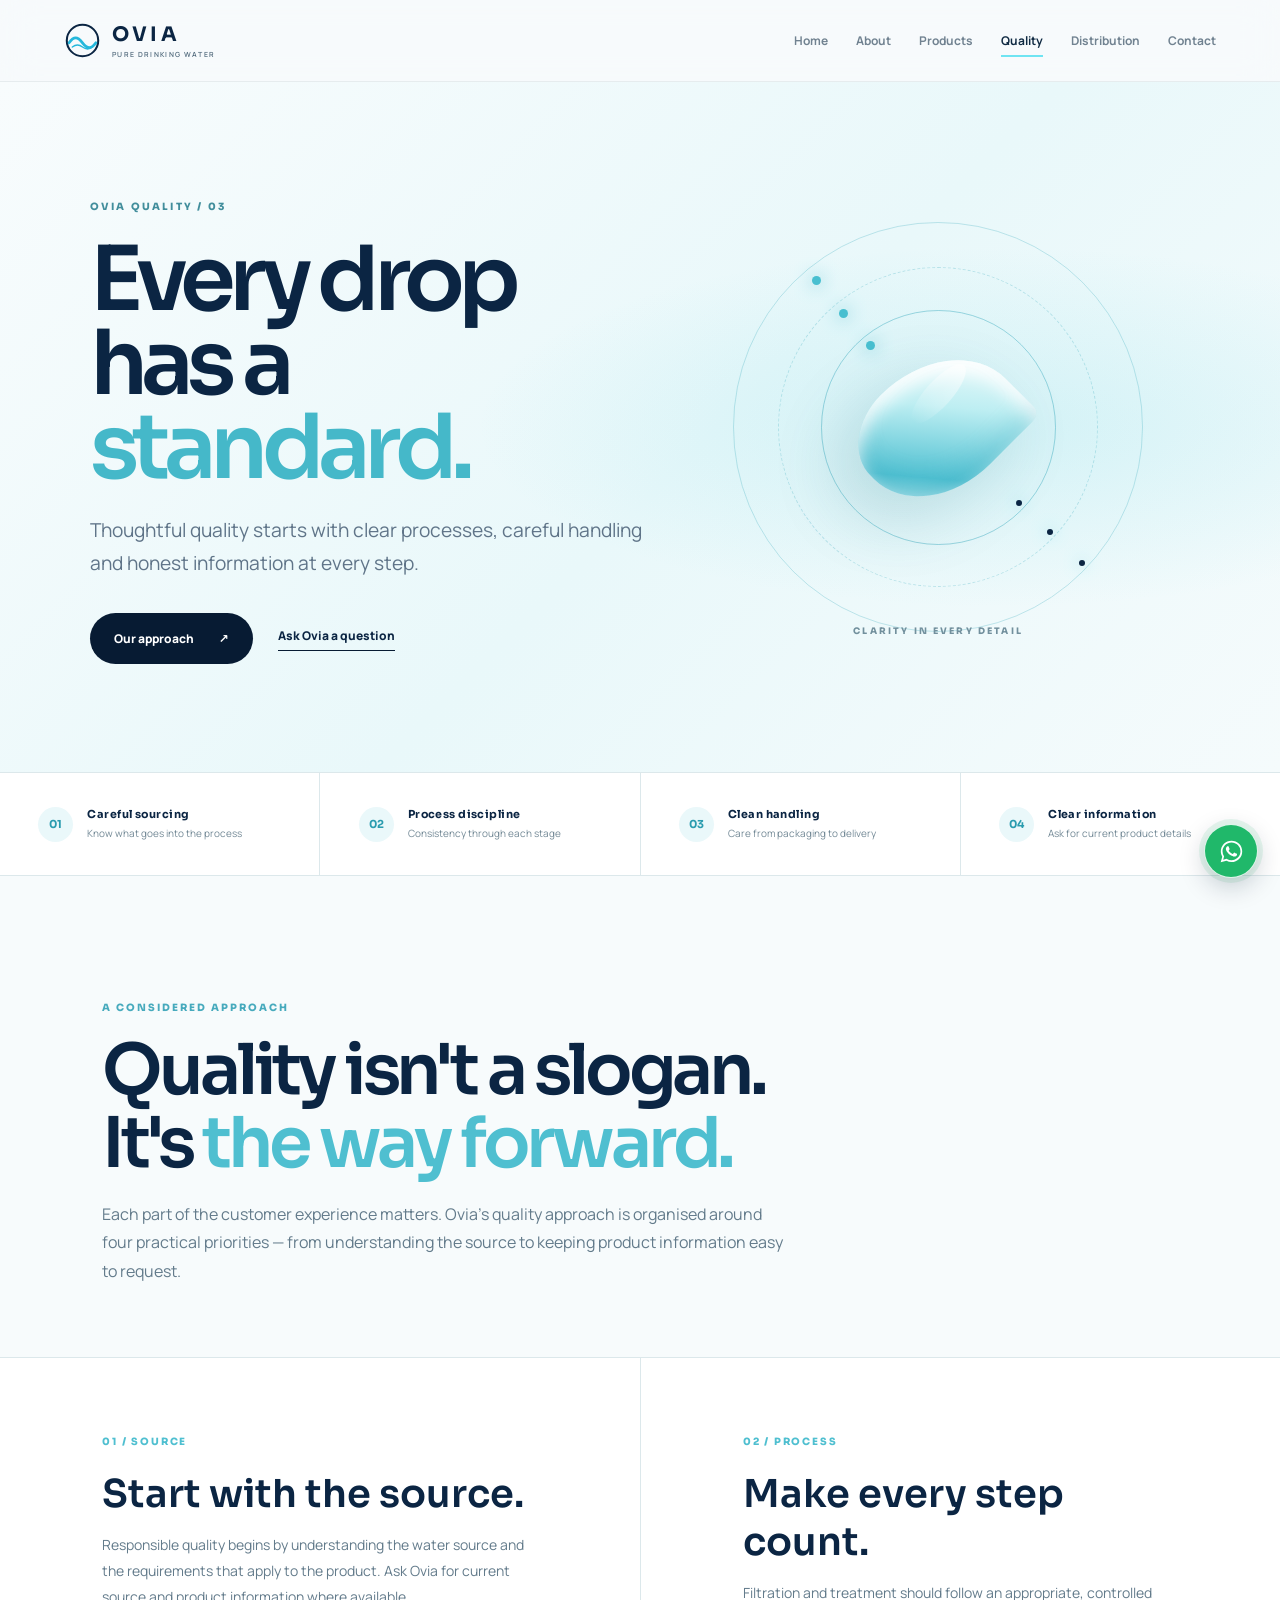
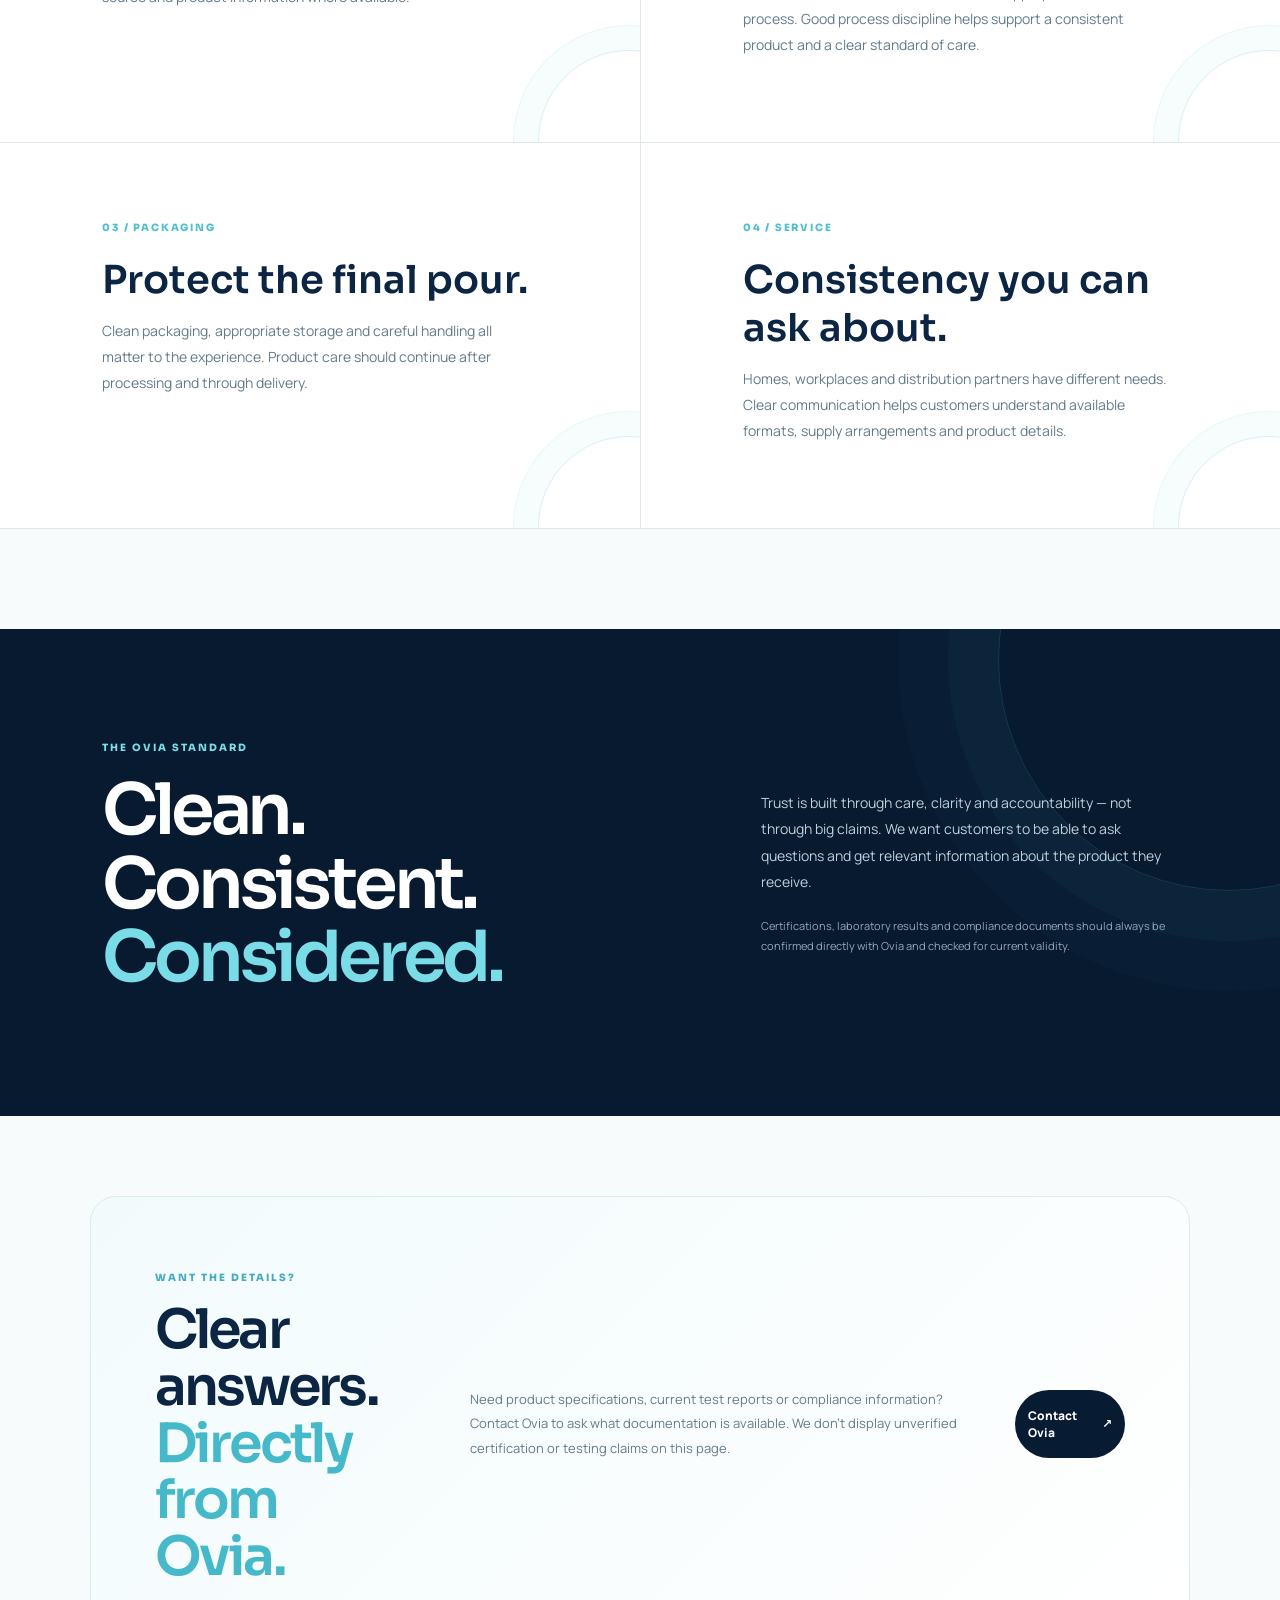
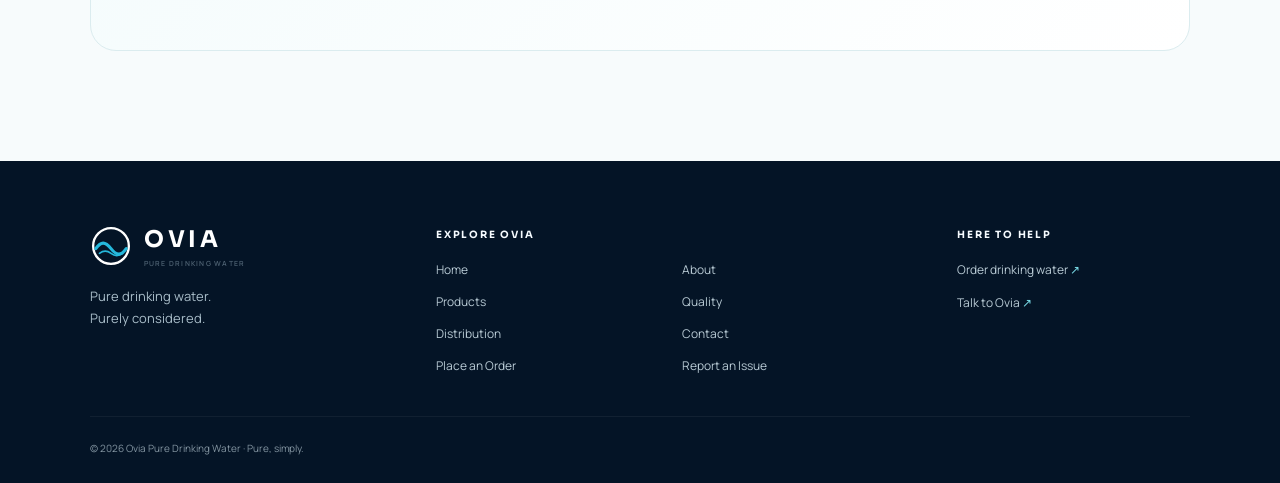
<file: quality.html>
<!doctype html>
<html lang="en">
<head>
<meta charset="utf-8"><meta name="viewport" content="width=device-width,initial-scale=1">
<title>Ovia Quality — A Clear Standard</title>
<meta name="description" content="Discover Ovia's approach to drinking-water quality, careful handling, clear information and consistent service.">
<link rel="preconnect" href="https://fonts.googleapis.com"><link rel="preconnect" href="https://fonts.gstatic.com" crossorigin>
<link href="https://fonts.googleapis.com/css2?family=Manrope:wght@400;500;600;700;800&family=Sora:wght@500;600;700&display=swap" rel="stylesheet">
<link rel="stylesheet" href="styles.css?v=countryfix1">
<style id="quality-page-refinement">
/* Quality page only: keep the full page readable if motion scripts are unavailable. */
.reveal{opacity:1!important;transform:none!important}
.brand{gap:11px;text-decoration:none}.brand-mark{width:37px;height:37px;flex:0 0 37px;border:0;border-radius:0;display:block;color:#0b2543}.brand-mark svg{display:block;width:100%;height:100%}.brand-word{font:700 20px Sora,sans-serif;letter-spacing:.16em;color:#0b2543}.brand-word small{display:block;font:600 7px Manrope,sans-serif;letter-spacing:.19em;color:#526a7d;opacity:1}
.quality-hero{position:relative;isolation:isolate;overflow:hidden;min-height:690px;padding:92px clamp(24px,7vw,100px);display:grid;grid-template-columns:minmax(0,1.05fr) minmax(330px,.95fr);align-items:center;gap:3vw;background:radial-gradient(ellipse at 78% 50%,rgba(89,210,226,.18),transparent 37%),linear-gradient(135deg,#f8fcfd 0%,#e9f8fa 54%,#f5fbfc 100%)}
.quality-hero:before{content:"";position:absolute;inset:0;z-index:-1;opacity:.23;background-image:radial-gradient(#6aa9b9 0.7px,transparent .7px);background-size:24px 24px;mask-image:linear-gradient(90deg,transparent,black)}
.quality-hero-copy{max-width:690px;position:relative;z-index:2}.quality-hero .eyebrow{font:800 10px Sora,sans-serif;letter-spacing:.22em;color:#428e9c}.quality-hero h1{font:600 clamp(52px,7vw,102px)/.94 Sora,sans-serif;letter-spacing:-.075em;color:#0b2543;margin:25px 0 24px}.quality-hero h1 em{font-style:normal;color:#45b8c9}.quality-hero .lead{max-width:590px}.quality-hero-actions{display:flex;align-items:center;gap:25px;flex-wrap:wrap;margin-top:34px}.quality-hero-actions .text-link{color:#0b2543}
.quality-art{height:430px;min-width:0;position:relative;display:grid;place-items:center}.quality-orbit{position:absolute;border:1px solid rgba(56,169,188,.28);border-radius:50%;width:min(100%,410px);aspect-ratio:1;animation:qualityOrbit 30s linear infinite}.quality-orbit:before,.quality-orbit:after{content:"";position:absolute;width:9px;height:9px;border-radius:50%;background:#48bfd0;box-shadow:0 0 18px #48bfd0;top:13%;left:19%}.quality-orbit:after{width:6px;height:6px;top:auto;left:auto;bottom:16%;right:14%;background:#0b2543;box-shadow:0 0 15px #7ddce8}.quality-orbit.orbit-two{width:min(78%,320px);border-style:dashed;animation-direction:reverse;animation-duration:38s}.quality-orbit.orbit-three{width:min(58%,235px);border-color:rgba(56,169,188,.45);animation-duration:23s}
.quality-drop{width:126px;height:164px;position:relative;transform:rotate(45deg);border-radius:70% 8% 65% 45%;background:linear-gradient(140deg,#fff 4%,#bdeef2 40%,#51c1d2 75%,#f8ffff 100%);box-shadow:inset -12px -12px 25px #2b9fb52a,inset 8px 8px 18px #fff,0 32px 65px #0d64752b;animation:qualityFloat 5.5s ease-in-out infinite}
.quality-drop:after{content:"";position:absolute;width:26px;height:76px;top:20px;left:27px;border-radius:100%;background:linear-gradient(#fff9,transparent);transform:rotate(-3deg)}
.quality-art-label{position:absolute;bottom:5px;left:50%;transform:translateX(-50%);font:800 9px Sora,sans-serif;letter-spacing:.24em;color:#72909d;white-space:nowrap}
.quality-principles{display:grid;grid-template-columns:repeat(4,minmax(0,1fr));gap:1px;background:#dce8eb;border-top:1px solid #dce8eb;border-bottom:1px solid #dce8eb}
.quality-principle{background:#fff;padding:27px clamp(15px,3vw,40px);display:flex;align-items:center;gap:14px;min-height:102px}.quality-principle span{display:grid;place-items:center;width:35px;height:35px;flex:0 0 35px;border-radius:50%;background:#eaf8fa;color:#2a9caf;font:700 11px Sora}.quality-principle b{display:block;color:#0b2543;font:700 11px Sora;letter-spacing:.04em}.quality-principle small{display:block;margin-top:5px;color:#738996;font-size:10px;line-height:1.5}
.quality-section-intro{padding:115px 8vw 55px;max-width:1050px}.quality-section-intro .eyebrow{font:800 10px Sora;letter-spacing:.2em;color:#47aabd}.quality-section-intro h2{font:600 clamp(38px,5.5vw,70px)/1.04 Sora;letter-spacing:-.06em;color:#0b2543;margin:20px 0}.quality-section-intro h2 em{font-style:normal;color:#4fbfd0}.quality-section-intro p{max-width:690px;line-height:1.8;color:#637b8b}
.quality-grid{display:grid;grid-template-columns:repeat(2,minmax(0,1fr));gap:1px;background:#dce8eb;border-top:1px solid #dce8eb;border-bottom:1px solid #dce8eb}
.quality-step{position:relative;overflow:hidden;background:#fff;padding:clamp(32px,5.5vw,76px) clamp(25px,8vw,112px);min-height:310px;transition:background .35s ease}.quality-step:after{content:"";position:absolute;width:180px;height:180px;right:-80px;bottom:-90px;border:1px solid #d9f0f3;border-radius:50%;box-shadow:0 0 0 24px #f7fcfd,0 0 0 25px #e8f7f9;transition:transform .5s ease}.quality-step:hover{background:#fbfeff}.quality-step:hover:after{transform:scale(1.12)}.quality-step>span{font:800 10px Sora;color:#4fbfd0;letter-spacing:.18em}.quality-step h2{position:relative;z-index:1;font:600 clamp(29px,3vw,39px) Sora;margin:20px 0 12px;color:#0b2543}.quality-step p{position:relative;z-index:1;max-width:510px;line-height:1.85;color:#637b8b;font-size:14px}
.quality-dark-band{position:relative;overflow:hidden;margin-top:100px;padding:clamp(50px,8vw,110px) clamp(25px,8vw,110px);background:#071a30;color:#fff;display:grid;grid-template-columns:1fr minmax(240px,.75fr);gap:8vw;align-items:center}.quality-dark-band:after{content:"";position:absolute;width:460px;height:460px;border:1px solid #5cc8d52c;border-radius:50%;right:-180px;top:-200px;box-shadow:0 0 0 50px #5cc8d508,0 0 0 100px #5cc8d506}.quality-dark-band .eyebrow{font:800 10px Sora;letter-spacing:.2em;color:#7adce7}.quality-dark-band h2{position:relative;z-index:1;font:600 clamp(40px,5.5vw,72px)/1.04 Sora;letter-spacing:-.06em;margin:20px 0}.quality-dark-band h2 em{font-style:normal;color:#7adce7}.quality-dark-band>p{position:relative;z-index:1;max-width:470px;line-height:1.9;color:#bfd0d9;font-size:14px}.quality-dark-band .quality-disclaimer{display:block;margin-top:20px;font-size:11px;color:#91aab8;line-height:1.8}
.quality-note{margin:80px clamp(20px,7vw,100px) 110px;padding:clamp(30px,5vw,68px);border:1px solid #dbecef;border-radius:26px;background:linear-gradient(135deg,#f2fbfc,#fff);display:flex;justify-content:space-between;align-items:center;gap:55px}.quality-note h2{font:600 clamp(34px,4.3vw,54px)/1.05 Sora;letter-spacing:-.05em;color:#0b2543;margin:18px 0 0}.quality-note h2 em{font-style:normal;color:#45b8c9}.quality-note p{max-width:490px;line-height:1.9;color:#637b8b;font-size:13px}.quality-note .eyebrow{font:800 10px Sora;letter-spacing:.2em;color:#47aabd}
.home-footer{grid-template-columns:minmax(200px,1fr) minmax(300px,1.6fr) minmax(150px,.8fr);gap:42px 55px;padding:64px clamp(24px,7vw,100px) 28px}.home-footer .footer-logo{display:inline-flex;align-items:center;gap:12px;color:#fff;text-decoration:none}.home-footer .footer-logo svg{width:42px;height:42px;flex:0 0 42px}.home-footer .footer-logo span{font:700 23px Sora,sans-serif;letter-spacing:.17em}.home-footer .footer-logo small{display:block;margin-top:5px;color:#a7bfce;font:600 7px Manrope,sans-serif;letter-spacing:.18em}.home-footer .footer-brand p{font-size:13px;color:#a9bdc9}.home-footer .footer-navigation>strong,.home-footer .footer-contact>strong{display:block;margin:3px 0 20px;color:#f6fbff;font:700 10px Sora,sans-serif;letter-spacing:.18em}.home-footer .footer-links{display:grid;grid-template-columns:repeat(2,minmax(0,1fr));gap:15px 25px}.home-footer .footer-links a,.home-footer .footer-contact>a{font-size:12px;color:#b9cbd5;text-decoration:none;transition:color .2s}.home-footer .footer-links a:hover,.home-footer .footer-contact>a:hover{color:#7adce7}.home-footer .footer-contact>a{display:block;margin:0 0 16px}.home-footer .footer-contact>a span{color:#7adce7}.home-footer>small{grid-column:1/-1;border-top:1px solid #ffffff14;padding-top:24px;opacity:.7}
@keyframes qualityOrbit{to{transform:rotate(360deg)}}@keyframes qualityFloat{0%,100%{translate:0 0}50%{translate:0 -13px}}
@media(max-width:850px){.quality-hero{min-height:0;grid-template-columns:1fr;padding-top:78px;padding-bottom:60px;gap:0}.quality-hero-copy{max-width:720px}.quality-art{height:350px;margin-top:10px}.quality-orbit{width:min(88%,330px)}.quality-orbit.orbit-two{width:min(70%,260px)}.quality-orbit.orbit-three{width:min(52%,190px)}.quality-drop{width:100px;height:132px}.quality-principles{grid-template-columns:repeat(2,minmax(0,1fr))}.quality-section-intro{padding:82px 7vw 42px}.quality-step{padding:42px 6vw;min-height:285px}.quality-dark-band{grid-template-columns:1fr;gap:10px;margin-top:70px}.quality-note{margin-top:60px;flex-direction:column;align-items:flex-start;gap:20px}.home-footer{grid-template-columns:1fr 1fr;gap:36px}.home-footer .footer-brand{grid-column:1/-1}}
@media(max-width:560px){.quality-hero{padding:64px 22px 44px}.quality-hero h1{font-size:clamp(48px,13vw,68px)}.quality-hero .lead{font-size:16px}.quality-hero-actions{gap:18px}.quality-art{height:290px}.quality-principles{grid-template-columns:1fr 1fr}.quality-principle{padding:19px 12px;gap:9px;min-height:90px}.quality-principle span{width:29px;height:29px;flex-basis:29px;font-size:9px}.quality-principle b{font-size:9px}.quality-principle small{font-size:9px}.quality-section-intro{padding:70px 23px 32px}.quality-grid{grid-template-columns:1fr}.quality-step{min-height:0;padding:38px 27px 45px}.quality-dark-band{padding:48px 26px;margin-top:55px}.quality-note{padding:27px 24px;margin:48px 18px 65px;border-radius:20px}.home-footer{grid-template-columns:1fr;padding:50px 25px 25px;gap:32px}.home-footer .footer-brand{grid-column:auto}.home-footer .footer-navigation,.home-footer .footer-contact{grid-column:auto}.home-footer .footer-links{grid-template-columns:repeat(2,minmax(0,1fr));gap:13px 20px}}
@media(prefers-reduced-motion:reduce){.quality-orbit,.quality-drop{animation:none!important}.quality-step,.quality-step:after{transition:none!important}}
</style>
</head>
<body>
<header class="site-header">
<a class="brand" href="index.html" aria-label="Ovia — Home" data-sound="click"><span class="brand-mark" aria-hidden="true"><svg viewBox="0 0 40 40" focusable="false"><circle cx="20" cy="20" r="17" fill="none" stroke="currentColor" stroke-width="2.2"/><path d="M5.5 22.5c5-7 9-7 14.5 0s9.5 7 14.5 0" fill="none" stroke="#25b8dc" stroke-width="3" stroke-linecap="round"/><path d="M9 27c4-3 7-3 11 0s7 3 11 0" fill="none" stroke="#25b8dc" stroke-width="1.6" stroke-linecap="round"/></svg></span><span class="brand-word">OVIA<small>PURE DRINKING WATER</small></span></a>
<button class="menu-btn" type="button" aria-label="Open navigation menu" aria-controls="primary-navigation" aria-expanded="false" onclick="(function(b){var n=b.parentElement.querySelector('.nav');if(!n)return;var o=!n.classList.contains('open');n.classList.toggle('open',o);n.style.cssText=o?'display:flex;position:fixed;top:70px;left:0;right:0;flex-direction:column;background:#fff;padding:20px 25px;z-index:9999;box-shadow:0 20px 30px #071b3315;max-height:calc(100dvh - 70px);overflow-y:auto':'';b.setAttribute('aria-expanded',String(o));})(this)"><i></i><i></i></button>
<nav id="primary-navigation" class="nav"><a href="index.html">Home</a><a href="about.html">About</a><a href="products.html">Products</a><a class="active" href="quality.html">Quality</a><a href="distribution.html">Distribution</a><a href="contact.html">Contact</a></nav>
</header>
<main>
<section class="quality-hero">
<div class="quality-hero-copy reveal"><p class="eyebrow">OVIA QUALITY / 03</p><h1>Every drop<br>has a <em>standard.</em></h1><p class="lead">Thoughtful quality starts with clear processes, careful handling and honest information at every step.</p><div class="quality-hero-actions"><a class="btn btn-primary" href="#our-approach" data-sound="whoosh">Our approach <span>↗</span></a><a class="text-link" href="contact.html">Ask Ovia a question</a></div></div>
<div class="quality-art" aria-label="Animated abstract water drop surrounded by circular lines"><span class="quality-orbit"></span><span class="quality-orbit orbit-two"></span><span class="quality-orbit orbit-three"></span><div class="quality-drop"></div><span class="quality-art-label">CLARITY IN EVERY DETAIL</span></div>
</section>
<section class="quality-principles" aria-label="Quality principles"><div class="quality-principle"><span>01</span><div><b>Careful sourcing</b><small>Know what goes into the process</small></div></div><div class="quality-principle"><span>02</span><div><b>Process discipline</b><small>Consistency through each stage</small></div></div><div class="quality-principle"><span>03</span><div><b>Clean handling</b><small>Care from packaging to delivery</small></div></div><div class="quality-principle"><span>04</span><div><b>Clear information</b><small>Ask for current product details</small></div></div></section>
<section id="our-approach">
<div class="quality-section-intro reveal"><p class="eyebrow">A CONSIDERED APPROACH</p><h2>Quality isn't a slogan.<br>It's <em>the way forward.</em></h2><p>Each part of the customer experience matters. Ovia's quality approach is organised around four practical priorities — from understanding the source to keeping product information easy to request.</p></div>
<div class="quality-grid">
<article class="quality-step reveal"><span>01 / SOURCE</span><h2>Start with the source.</h2><p>Responsible quality begins by understanding the water source and the requirements that apply to the product. Ask Ovia for current source and product information where available.</p></article>
<article class="quality-step reveal"><span>02 / PROCESS</span><h2>Make every step count.</h2><p>Filtration and treatment should follow an appropriate, controlled process. Good process discipline helps support a consistent product and a clear standard of care.</p></article>
<article class="quality-step reveal"><span>03 / PACKAGING</span><h2>Protect the final pour.</h2><p>Clean packaging, appropriate storage and careful handling all matter to the experience. Product care should continue after processing and through delivery.</p></article>
<article class="quality-step reveal"><span>04 / SERVICE</span><h2>Consistency you can ask about.</h2><p>Homes, workplaces and distribution partners have different needs. Clear communication helps customers understand available formats, supply arrangements and product details.</p></article>
</div>
</section>
<section class="quality-dark-band"><div><p class="eyebrow">THE OVIA STANDARD</p><h2>Clean. Consistent.<br><em>Considered.</em></h2></div><p>Trust is built through care, clarity and accountability — not through big claims. We want customers to be able to ask questions and get relevant information about the product they receive.<small class="quality-disclaimer">Certifications, laboratory results and compliance documents should always be confirmed directly with Ovia and checked for current validity.</small></p></section>
<section class="quality-note"><div><p class="eyebrow">WANT THE DETAILS?</p><h2>Clear answers.<br><em>Directly from Ovia.</em></h2></div><p>Need product specifications, current test reports or compliance information? Contact Ovia to ask what documentation is available. We don't display unverified certification or testing claims on this page.</p><a class="btn btn-primary" href="contact.html" data-sound="click">Contact Ovia <span>↗</span></a></section>
</main>
<footer class="footer home-footer"><div class="footer-brand"><a class="footer-logo" href="index.html" aria-label="Ovia Home"><svg viewBox="0 0 40 40" aria-hidden="true"><circle cx="20" cy="20" r="17" fill="none" stroke="currentColor" stroke-width="2.2"/><path d="M5.5 22.5c5-7 9-7 14.5 0s9.5 7 14.5 0" fill="none" stroke="#25b8dc" stroke-width="3" stroke-linecap="round"/><path d="M9 27c4-3 7-3 11 0s7 3 11 0" fill="none" stroke="#25b8dc" stroke-width="1.6" stroke-linecap="round"/></svg><span>OVIA<small>PURE DRINKING WATER</small></span></a><p>Pure drinking water.<br>Purely considered.</p></div><div class="footer-navigation"><strong>EXPLORE OVIA</strong><div class="footer-links"><a href="index.html">Home</a><a href="about.html">About</a><a href="products.html">Products</a><a href="quality.html">Quality</a><a href="distribution.html">Distribution</a><a href="contact.html">Contact</a><a href="order.html">Place an Order</a><a href="report.html">Report an Issue</a></div></div><div class="footer-contact"><strong>HERE TO HELP</strong><a href="order.html">Order drinking water <span>↗</span></a><a href="contact.html">Talk to Ovia <span>↗</span></a></div><small>© 2026 Ovia Pure Drinking Water · Pure, simply.</small></footer>
<div id="toast"></div><div id="success-modal"></div><script src="app.js?v=countryfix2"></script>

<style id="ovia-whatsapp-widget">
.ovia-wa-float{position:fixed;right:22px;bottom:22px;z-index:10000;width:54px;height:54px;display:grid;place-items:center;border-radius:50%;background:#20b86a;color:#fff;border:1px solid rgba(255,255,255,.85);box-shadow:0 8px 26px rgba(7,26,48,.22),0 0 0 5px rgba(32,184,106,.10);text-decoration:none;transition:transform .22s ease,box-shadow .22s ease;isolation:isolate}
.ovia-wa-float:hover{transform:translateY(-3px);box-shadow:0 12px 30px rgba(7,26,48,.25),0 0 0 6px rgba(32,184,106,.14)}
.ovia-wa-float:focus-visible{outline:3px solid #0b2543;outline-offset:4px}
.ovia-wa-float svg{width:27px;height:27px;display:block;fill:currentColor}
@media(max-width:600px){.ovia-wa-float{right:15px;bottom:16px;width:50px;height:50px}.ovia-wa-float svg{width:25px;height:25px}}
@media(prefers-reduced-motion:reduce){.ovia-wa-float{transition:none}}
</style>
<a class="ovia-wa-float" href="https://wa.me/923101215472?text=Hello%20Ovia%20team%2C%20I%E2%80%99d%20like%20to%20know%20more%20about%20your%20products%20and%20services.%0A%0ACould%20you%20please%20assist%20me%20with%20my%20enquiry%3F" target="_blank" rel="noopener noreferrer" aria-label="Chat with Ovia on WhatsApp" title="Chat with Ovia">
<svg viewBox="0 0 32 32" aria-hidden="true"><path d="M16.02 3.2C9.03 3.2 3.34 8.85 3.34 15.8c0 2.23.59 4.4 1.72 6.32L3.2 28.8l6.86-1.79a12.8 12.8 0 0 0 5.95 1.47h.01c6.98 0 12.67-5.65 12.67-12.6 0-3.37-1.32-6.54-3.71-8.92a12.6 12.6 0 0 0-8.96-3.76Zm0 23.14h-.01a10.6 10.6 0 0 1-5.4-1.47l-.39-.23-4.07 1.06 1.09-3.95-.25-.4a10.47 10.47 0 0 1-1.62-5.55c0-5.82 4.78-10.56 10.65-10.56 2.84 0 5.51 1.1 7.52 3.1a10.45 10.45 0 0 1 3.12 7.46c0 5.82-4.78 10.54-10.64 10.54Zm5.84-7.9c-.32-.16-1.9-.93-2.2-1.03-.3-.11-.51-.16-.73.16-.22.32-.84 1.03-1.03 1.24-.19.21-.38.24-.7.08-.33-.16-1.38-.5-2.62-1.58-.97-.85-1.63-1.9-1.82-2.22-.19-.32-.02-.5.14-.66.14-.14.32-.38.49-.56.16-.19.22-.32.33-.54.1-.22.05-.4-.03-.56-.08-.16-.73-1.74-1-2.38-.26-.62-.53-.53-.73-.54h-.62c-.22 0-.57.08-.87.4-.3.32-1.14 1.1-1.14 2.67s1.17 3.1 1.33 3.31c.16.22 2.3 3.49 5.57 4.89.78.33 1.39.53 1.87.68.79.25 1.5.21 2.06.13.63-.09 1.9-.77 2.17-1.52.27-.75.27-1.39.19-1.52-.08-.14-.3-.22-.62-.38Z"/></svg>
</a>

</body>
</html>
</file>
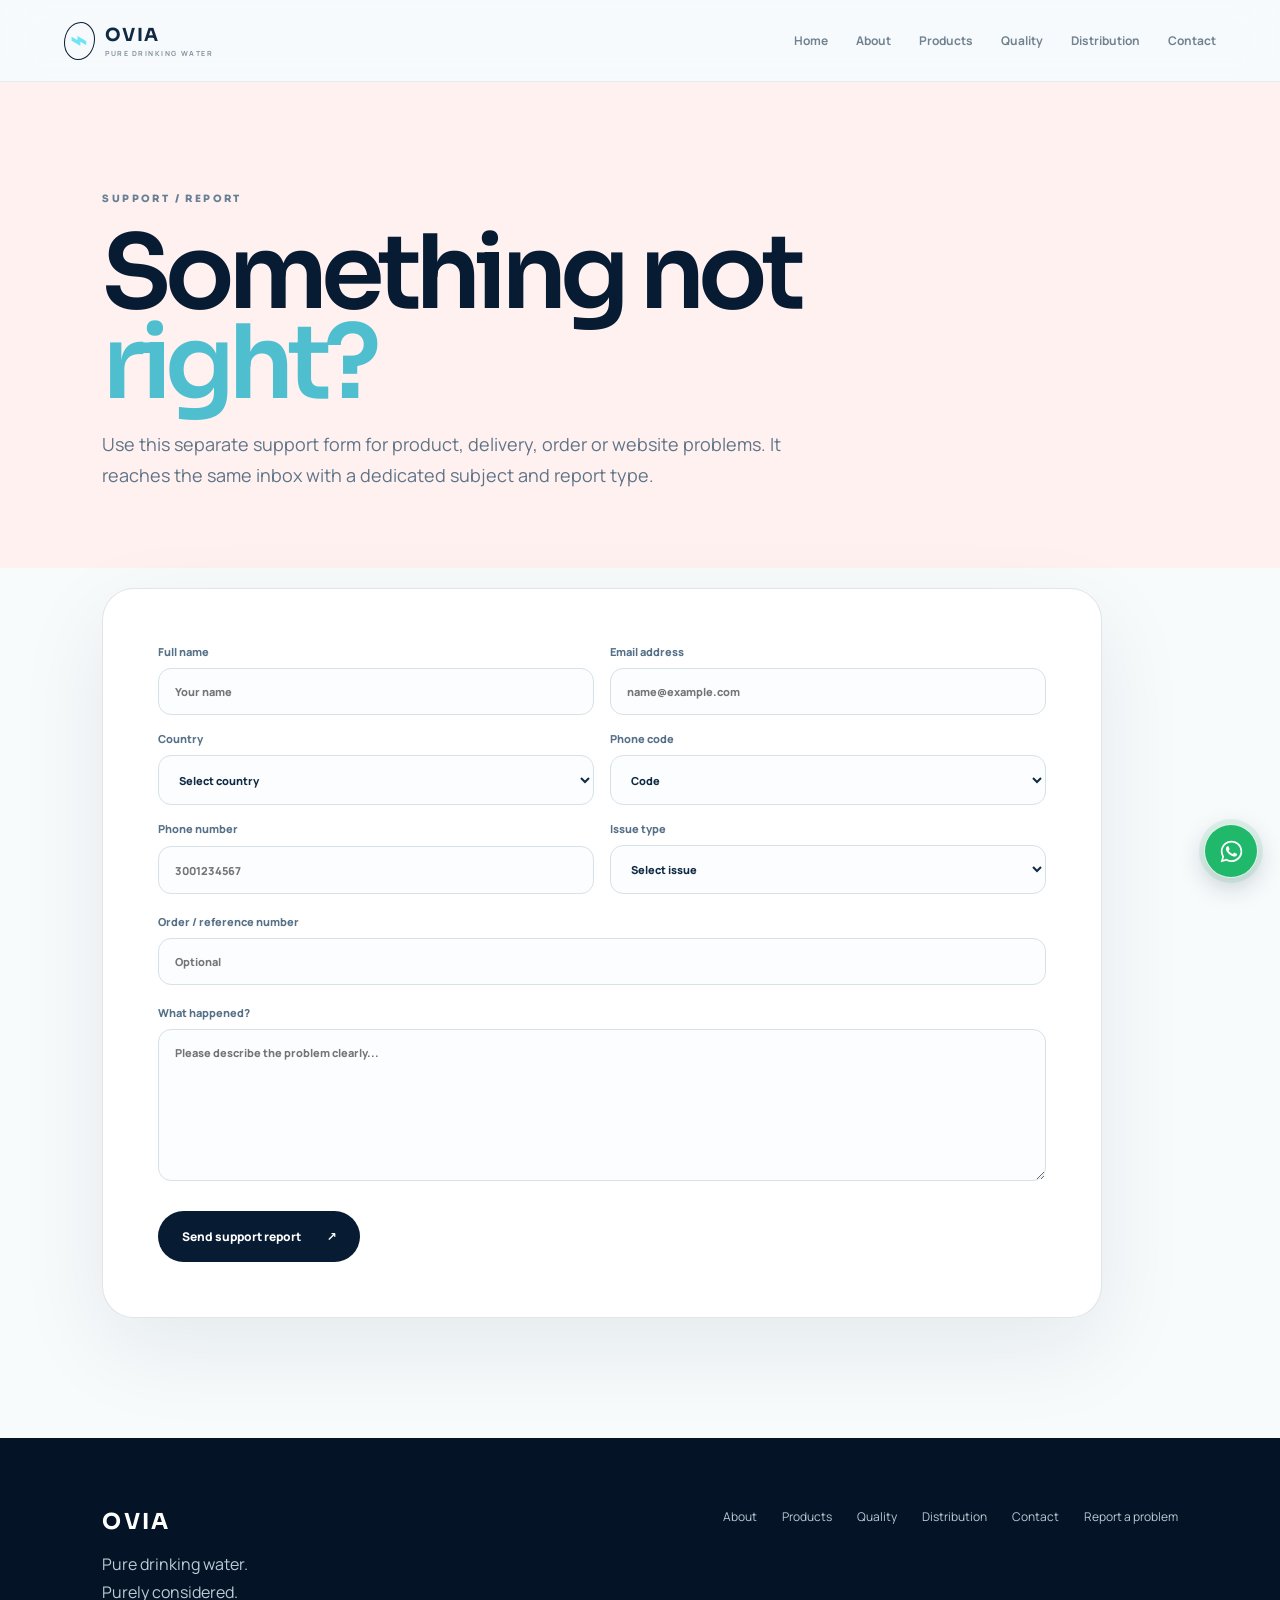
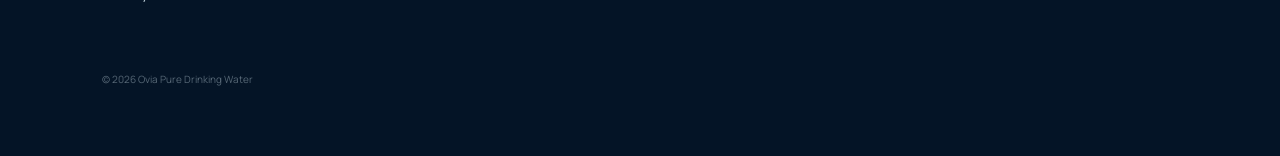
<file: report.html>
<!doctype html><html lang="en"><head><meta charset="utf-8"><meta name="viewport" content="width=device-width,initial-scale=1"><title>Ovia — Report a Problem</title><link rel="preconnect" href="https://fonts.googleapis.com"><link href="https://fonts.googleapis.com/css2?family=Manrope:wght@400;500;600;700;800&family=Sora:wght@500;600;700&display=swap" rel="stylesheet"><link rel="stylesheet" href="styles.css?v=countryfix1"></head><body><header class="site-header"><a class="brand" href="index.html"><span class="brand-mark">⌁</span><span>OVIA<small>PURE DRINKING WATER</small></span></a><button class="menu-btn" type="button" aria-label="Open navigation menu" aria-controls="primary-navigation" aria-expanded="false" onclick="(function(b){var n=b.parentElement.querySelector('.nav');if(!n)return;var o=!n.classList.contains('open');n.classList.toggle('open',o);n.style.cssText=o?'display:flex;position:fixed;top:70px;left:0;right:0;flex-direction:column;background:#fff;padding:20px 25px;z-index:9999;box-shadow:0 20px 30px #071b3315;max-height:calc(100dvh - 70px);overflow-y:auto':'';b.setAttribute('aria-expanded',String(o));})(this)"><i></i><i></i></button><nav id="primary-navigation" class="nav"><a href="index.html">Home</a><a class="" href="about.html">About</a><a class="" href="products.html">Products</a><a class="" href="quality.html">Quality</a><a class="" href="distribution.html">Distribution</a><a href="contact.html">Contact</a></nav></header><main><section class="form-page-head issue-head"><p class="eyebrow">SUPPORT / REPORT</p><h1>Something not<br><em>right?</em></h1><p>Use this separate support form for product, delivery, order or website problems. It reaches the same inbox with a dedicated subject and report type.</p></section><section class="form-shell narrow"><form data-form="report" data-title="Ovia — Problem report"><input type="hidden" name="access_key" value="21ee8f7d-afaa-45ad-aeb8-c504731b8c4d"><input type="hidden" name="subject" value="Ovia — Problem report"><input type="hidden" name="form_type" value="PROBLEM / SUPPORT REPORT"><input type="checkbox" name="botcheck" style="display:none"><div class="field-grid"><label>Full name<input required name="name" placeholder="Your name"></label><label>Email address<input required type="email" name="email" placeholder="name@example.com"></label><label>Country<select required name="country" class="country-select"></select></label><label>Phone code<select required name="phone_code" class="code-select"></select></label><label>Phone number<input required name="phone" inputmode="tel" placeholder="3001234567"></label><label>Issue type<select required name="issue_type"><option value="">Select issue</option><option>Product concern</option><option>Delivery issue</option><option>Order issue</option><option>Website problem</option><option>Other</option></select></label></div><label>Order / reference number<input name="reference" placeholder="Optional"></label><label>What happened?<textarea required name="message" rows="8" placeholder="Please describe the problem clearly..."></textarea></label><button class="btn btn-primary submit-btn" type="submit">Send support report <span>↗</span></button></form></section></main><footer class="footer"><div><b>OVIA</b><p>Pure drinking water.<br>Purely considered.</p></div><div class="footer-links"><a href="about.html">About</a><a href="products.html">Products</a><a href="quality.html">Quality</a><a href="distribution.html">Distribution</a><a href="contact.html">Contact</a><a href="report.html">Report a problem</a></div><small>© 2026 Ovia Pure Drinking Water</small></footer><div id="success-modal"></div><script src="app.js?v=countryfix2"></script>
<style id="ovia-whatsapp-widget">
.ovia-wa-float{position:fixed;right:22px;bottom:22px;z-index:10000;width:54px;height:54px;display:grid;place-items:center;border-radius:50%;background:#20b86a;color:#fff;border:1px solid rgba(255,255,255,.85);box-shadow:0 8px 26px rgba(7,26,48,.22),0 0 0 5px rgba(32,184,106,.10);text-decoration:none;transition:transform .22s ease,box-shadow .22s ease;isolation:isolate}
.ovia-wa-float:hover{transform:translateY(-3px);box-shadow:0 12px 30px rgba(7,26,48,.25),0 0 0 6px rgba(32,184,106,.14)}
.ovia-wa-float:focus-visible{outline:3px solid #0b2543;outline-offset:4px}
.ovia-wa-float svg{width:27px;height:27px;display:block;fill:currentColor}
@media(max-width:600px){.ovia-wa-float{right:15px;bottom:16px;width:50px;height:50px}.ovia-wa-float svg{width:25px;height:25px}}
@media(prefers-reduced-motion:reduce){.ovia-wa-float{transition:none}}
</style>
<a class="ovia-wa-float" href="https://wa.me/923101215472?text=Hello%20Ovia%20team%2C%20I%E2%80%99d%20like%20to%20know%20more%20about%20your%20products%20and%20services.%0A%0ACould%20you%20please%20assist%20me%20with%20my%20enquiry%3F" target="_blank" rel="noopener noreferrer" aria-label="Chat with Ovia on WhatsApp" title="Chat with Ovia">
<svg viewBox="0 0 32 32" aria-hidden="true"><path d="M16.02 3.2C9.03 3.2 3.34 8.85 3.34 15.8c0 2.23.59 4.4 1.72 6.32L3.2 28.8l6.86-1.79a12.8 12.8 0 0 0 5.95 1.47h.01c6.98 0 12.67-5.65 12.67-12.6 0-3.37-1.32-6.54-3.71-8.92a12.6 12.6 0 0 0-8.96-3.76Zm0 23.14h-.01a10.6 10.6 0 0 1-5.4-1.47l-.39-.23-4.07 1.06 1.09-3.95-.25-.4a10.47 10.47 0 0 1-1.62-5.55c0-5.82 4.78-10.56 10.65-10.56 2.84 0 5.51 1.1 7.52 3.1a10.45 10.45 0 0 1 3.12 7.46c0 5.82-4.78 10.54-10.64 10.54Zm5.84-7.9c-.32-.16-1.9-.93-2.2-1.03-.3-.11-.51-.16-.73.16-.22.32-.84 1.03-1.03 1.24-.19.21-.38.24-.7.08-.33-.16-1.38-.5-2.62-1.58-.97-.85-1.63-1.9-1.82-2.22-.19-.32-.02-.5.14-.66.14-.14.32-.38.49-.56.16-.19.22-.32.33-.54.1-.22.05-.4-.03-.56-.08-.16-.73-1.74-1-2.38-.26-.62-.53-.53-.73-.54h-.62c-.22 0-.57.08-.87.4-.3.32-1.14 1.1-1.14 2.67s1.17 3.1 1.33 3.31c.16.22 2.3 3.49 5.57 4.89.78.33 1.39.53 1.87.68.79.25 1.5.21 2.06.13.63-.09 1.9-.77 2.17-1.52.27-.75.27-1.39.19-1.52-.08-.14-.3-.22-.62-.38Z"/></svg>
</a>

</body>
</html>
</file>
<file: styles.css>
:root{--navy:#071b33;--navy2:#0b2748;--aqua:#6fe4f2;--ice:#eafbfd;--ink:#102a43;--muted:#5f7488;--white:#fff;--line:rgba(16,42,67,.12);--ease:cubic-bezier(.16,1,.3,1)}
*{box-sizing:border-box}html{scroll-behavior:smooth}body{margin:0;background:#f7fbfc;color:var(--ink);font-family:Manrope,system-ui,sans-serif;overflow-x:hidden}a{text-decoration:none;color:inherit}button,input,select,textarea{font:inherit}button{cursor:pointer}
#preloader{position:fixed;inset:0;z-index:9999;background:var(--navy);display:grid;place-items:center;align-content:center;gap:22px;color:white;transition:opacity .8s var(--ease),visibility .8s}.preload-orb{width:88px;height:104px;animation:dropIn 1.2s var(--ease)}.preload-orb svg{width:100%;height:100%;fill:none;stroke:var(--aqua);stroke-width:2}.preload-line{width:180px;height:1px;background:rgba(255,255,255,.15);position:relative;overflow:hidden}.preload-line:after{content:"";position:absolute;inset:0;background:var(--aqua);transform:translateX(-100%);animation:loadline 1.5s var(--ease) forwards}.preloader-done{opacity:0;visibility:hidden}.preload-orb+ .preload-line+span{font:700 12px Sora;letter-spacing:.35em}
.site-header{height:82px;padding:0 clamp(20px,5vw,72px);display:flex;align-items:center;justify-content:space-between;background:rgba(247,251,252,.8);backdrop-filter:blur(18px);position:sticky;top:0;z-index:100;border-bottom:1px solid rgba(16,42,67,.07)}.brand{display:flex;align-items:center;gap:10px;font:700 18px Sora;letter-spacing:.08em}.brand small{display:block;font:700 7px Manrope;letter-spacing:.22em;opacity:.5;margin-top:3px}.brand-mark{width:31px;height:38px;border:1px solid var(--navy);border-radius:55% 45% 55% 45%;display:grid;place-items:center;color:var(--aqua);font-size:28px;line-height:1}.nav{display:flex;gap:28px;font-size:12px;font-weight:700}.nav a{opacity:.58;position:relative;padding:32px 0}.nav a:after{content:"";position:absolute;left:0;right:100%;bottom:24px;height:2px;background:var(--aqua);transition:.4s var(--ease)}.nav a:hover,.nav a.active{opacity:1}.nav a.active:after,.nav a:hover:after{right:0}.menu-btn{display:none;background:none;border:0}.menu-btn i{display:block;width:25px;height:2px;background:var(--navy);margin:6px}
.hero{min-height:calc(100vh - 82px);position:relative;display:grid;grid-template-columns:1fr 1fr;align-items:center;padding:8vw;overflow:hidden;background:linear-gradient(135deg,#f9fdfe,#eaf8fb)}.hero-water{position:absolute;width:70vw;height:70vw;right:-30vw;top:-25vw;border-radius:50%;background:radial-gradient(circle,rgba(111,228,242,.32),transparent 62%);filter:blur(5px);animation:waterPulse 7s ease-in-out infinite}.hero-copy{position:relative;z-index:2;max-width:650px}.eyebrow{font:800 10px Sora;letter-spacing:.24em;color:#668096;text-transform:uppercase}.hero h1,.page-hero h1,.form-page-head h1{font:600 clamp(58px,8vw,126px)/.88 Sora;margin:24px 0;color:var(--navy);letter-spacing:-.065em}.hero h1 em,.page-hero h1 em,.form-page-head h1 em,h2 em{font-style:normal;color:#4fbfd0}.lead{font-size:clamp(17px,1.5vw,21px);line-height:1.7;color:var(--muted);max-width:650px}.hero-actions{display:flex;align-items:center;gap:26px;margin-top:36px}.btn{display:inline-flex;align-items:center;justify-content:center;gap:25px;border:0;border-radius:999px;padding:17px 24px;font-weight:800;font-size:12px;transition:.45s var(--ease);position:relative;overflow:hidden}.btn span{transition:.45s var(--ease)}.btn:hover{transform:translateY(-4px);box-shadow:0 18px 40px rgba(7,27,51,.16)}.btn:hover span{transform:translateX(5px)}.btn-primary{background:var(--navy);color:#fff}.btn-dark{background:var(--navy);color:white}.text-link{font-weight:800;font-size:12px;border-bottom:1px solid var(--navy);padding-bottom:6px}.hero-bottle-wrap{height:620px;display:grid;place-items:center;position:relative;z-index:2}.halo{position:absolute;width:440px;height:440px;border-radius:50%;background:radial-gradient(circle,rgba(111,228,242,.42),rgba(111,228,242,0) 68%);filter:blur(2px);animation:halo 5s ease-in-out infinite}.hero-orbit{position:absolute;border:1px solid rgba(79,191,208,.3);border-radius:50%;animation:spin 18s linear infinite}.o1{width:520px;height:180px;transform:rotate(-22deg)}.o2{width:410px;height:520px;transform:rotate(18deg);animation-direction:reverse}
.bottle{position:relative;display:flex;flex-direction:column;align-items:center;filter:drop-shadow(22px 28px 28px rgba(7,27,51,.2));animation:floatBottle 5s ease-in-out infinite}.cap{width:58%;height:30px;background:linear-gradient(90deg,#b9f6fb,#4fcbdc);border-radius:7px 7px 5px 5px;box-shadow:inset 0 2px 5px #fff8}.neck{width:64%;height:50px;background:linear-gradient(90deg,rgba(255,255,255,.9),rgba(205,247,250,.75),rgba(255,255,255,.9));border-radius:8px 8px 4px 4px}.bottle-body{position:relative;width:100%;height:100%;border-radius:28px 28px 35px 35px;background:linear-gradient(100deg,rgba(255,255,255,.9),rgba(177,237,244,.7) 40%,rgba(255,255,255,.95) 75%);border:1px solid rgba(255,255,255,.9);box-shadow:inset 9px 0 18px rgba(255,255,255,.6),inset -10px 0 20px rgba(55,159,180,.12)}.bottle-body:after{content:"";position:absolute;left:12%;top:8%;width:17%;height:72%;background:linear-gradient(#fff9,transparent);border-radius:50%;filter:blur(3px)}.bottle-label{position:absolute;left:8%;right:8%;top:35%;height:30%;background:rgba(255,255,255,.72);border:1px solid rgba(7,27,51,.07);border-radius:14px;display:grid;place-content:center;text-align:center;z-index:2}.bottle-label b{font:700 20px Sora;letter-spacing:.1em;color:var(--navy)}.bottle-label small{font-size:7px;letter-spacing:.2em;margin-top:4px;color:#648093}.bottle-label i{display:block;width:22px;height:1px;background:var(--aqua);margin:8px auto 0}.bottle-150{width:230px;height:520px}.bottle-500{width:145px;height:340px}.bottle-1500{width:190px;height:455px}.bottle-19{width:270px;height:390px}.bottle-19 .bottle-body{border-radius:20px 20px 34px 34px}.handle{position:absolute;width:105px;height:145px;right:-48px;top:90px;border:18px solid rgba(190,239,244,.85);border-left:0;border-radius:0 60px 60px 0;z-index:-1}.mini-bottle{position:relative;margin:auto;display:flex;flex-direction:column;align-items:center}.b500{width:80px;height:190px}.b1500{width:95px;height:225px}.b19{width:125px;height:190px}.mini-bottle .cap{height:12px}.mini-bottle .neck{height:20px}.mini-bottle .bottle-body{border-radius:13px 13px 18px 18px}.mini-bottle .bottle-label b{font-size:10px}.mini-bottle .bottle-label small{font-size:5px}.scroll-cue{position:absolute;bottom:28px;left:8vw;font:800 9px Sora;letter-spacing:.2em;color:#73889a}.scroll-cue span{font-size:18px;margin-left:8px}
.section{padding:130px 8vw}.split{display:grid;grid-template-columns:.5fr 1fr;gap:7vw}.section-tag{font:800 10px Sora;letter-spacing:.2em;color:#8395a5}.split-content{max-width:760px}.split h2,.section-head h2{font:600 clamp(38px,5vw,70px)/1.02 Sora;letter-spacing:-.05em;margin:15px 0 25px}.split p:not(.eyebrow){font-size:18px;line-height:1.85;color:var(--muted);max-width:700px}.dark-band{background:var(--navy);color:white;overflow:hidden;padding:34px 0}.marquee{display:flex;gap:70px;white-space:nowrap;width:max-content;animation:marquee 22s linear infinite}.marquee span{font:600 28px Sora;letter-spacing:.05em}.product-preview{background:#eef8fa}.section-head{display:flex;justify-content:space-between;align-items:end;margin-bottom:65px}.product-grid{display:grid;grid-template-columns:repeat(3,1fr);gap:24px}.product-card{background:white;border:1px solid var(--line);border-radius:30px;padding:45px 30px;min-height:450px;display:flex;flex-direction:column;justify-content:flex-end;transition:.55s var(--ease)}.product-card:hover{transform:translateY(-12px);box-shadow:0 30px 70px rgba(7,27,51,.12)}.product-card.featured{background:var(--navy);color:white}.product-card p{color:#7790a3}.product-card.featured p{color:#aac2d0}.product-card h3{font:600 28px Sora;margin:25px 0 5px}.cta-panel{margin:0 8vw 100px;border-radius:38px;padding:75px;display:flex;justify-content:space-between;align-items:center;background:linear-gradient(120deg,var(--navy),#0d3a62);color:#fff;position:relative;overflow:hidden}.cta-panel:after{content:"";position:absolute;width:420px;height:420px;right:-120px;top:-190px;border:1px solid rgba(111,228,242,.3);border-radius:50%}.cta-panel h2{font:600 clamp(35px,4vw,60px) Sora;letter-spacing:-.04em;margin:10px 0}.cta-panel h2 em{color:var(--aqua)}
.footer{background:#041426;color:#b9cbd5;padding:70px 8vw;display:grid;grid-template-columns:1fr auto;gap:50px}.footer b{font:700 22px Sora;color:white;letter-spacing:.1em}.footer p{line-height:1.7}.footer-links{display:flex;gap:25px;align-items:start}.footer-links a{font-size:12px}.footer small{grid-column:1/-1;opacity:.45;font-size:10px}
.page-hero{min-height:650px;padding:100px 8vw;display:grid;grid-template-columns:1fr 1fr;align-items:center;background:linear-gradient(135deg,#f7fcfd,#e7f8fb)}.page-hero.compact{min-height:530px;display:block}.page-hero-art{display:grid;place-items:center}.drop-giant{width:260px;height:340px;border-radius:65% 35% 62% 38%;background:linear-gradient(145deg,#fff,rgba(111,228,242,.55));transform:rotate(45deg);box-shadow:30px 40px 70px rgba(23,125,151,.18);animation:floatBottle 5s infinite}.narrative{display:grid;grid-template-columns:.5fr 1fr;gap:8vw}.narrative-copy h2{font:600 clamp(38px,5vw,68px)/1.05 Sora;letter-spacing:-.05em;margin:0 0 30px}.narrative-copy p{font-size:18px;line-height:1.9;color:var(--muted);max-width:750px}.values{display:grid;grid-template-columns:repeat(3,1fr);gap:1px;background:var(--line)}.value{background:#fff;padding:70px 8vw;min-height:330px}.value span,.product-no,.quality-step>span,.dist-card>span{font:800 10px Sora;color:#65bfce;letter-spacing:.15em}.value h3{font:600 30px Sora}.value p,.dist-card p{line-height:1.8;color:var(--muted)}.dark-story{padding:150px 8vw;background:var(--navy);color:#fff}.dark-story h2{font:600 clamp(45px,6vw,90px)/1 Sora;letter-spacing:-.05em}.dark-story em{color:var(--aqua)}
.products-list{padding:60px 8vw 130px}.big-product{display:grid;grid-template-columns:1fr 1fr;gap:10vw;align-items:center;min-height:680px;border-bottom:1px solid var(--line)}.big-product.reverse .product-visual{order:2}.product-visual{min-height:540px;display:grid;place-items:center;background:linear-gradient(145deg,#edfafd,#fff);border-radius:40px;overflow:hidden}.big-product h2{font:600 clamp(50px,6vw,80px) Sora;letter-spacing:-.06em;margin:15px 0}.big-product p,.big-product li{font-size:17px;line-height:1.8;color:var(--muted)}.big-product ul{padding-left:18px;margin:25px 0 35px}
.quality-rings{height:360px;width:360px;position:relative;display:grid;place-items:center;margin:auto}.quality-rings span{position:absolute;border:1px solid rgba(79,191,208,.4);border-radius:50%;inset:0;animation:spin 15s linear infinite}.quality-rings span:nth-child(2){inset:45px;animation-direction:reverse}.quality-rings span:nth-child(3){inset:90px;animation-duration:8s}.quality-rings b{font:700 24px Sora;letter-spacing:.1em}.quality-grid{display:grid;grid-template-columns:repeat(2,1fr);background:var(--line);gap:1px}.quality-step{background:#fff;padding:75px 8vw;min-height:330px}.quality-step h2{font:600 38px Sora;margin:20px 0 10px}.quality-step p{max-width:550px;line-height:1.85;color:var(--muted)}.quality-note{margin:100px 8vw;padding:75px;border-radius:35px;background:var(--ice);display:flex;justify-content:space-between;gap:60px}.quality-note h2{font:600 52px Sora;letter-spacing:-.04em}.quality-note p{max-width:420px;line-height:1.8;color:var(--muted)}
.distribution-grid{display:grid;grid-template-columns:repeat(2,1fr);gap:1px;background:var(--line)}.dist-card{background:#fff;padding:75px 8vw;min-height:310px}.dist-card h2{font:600 35px Sora}.process-strip{display:grid;grid-template-columns:repeat(4,1fr);background:var(--navy);color:white}.process-strip>div{padding:55px 4vw;border-right:1px solid rgba(255,255,255,.1);display:flex;flex-direction:column;gap:10px}.process-strip span{color:var(--aqua);font:800 10px Sora}.process-strip small{color:#9fb5c5}
.contact-layout{padding:100px 8vw 130px;display:grid;grid-template-columns:.85fr 1fr;gap:8vw;align-items:start}.contact-intro h1{font:600 clamp(55px,7vw,100px)/.9 Sora;letter-spacing:-.06em;margin:25px 0}.contact-intro>p:not(.eyebrow){font-size:18px;line-height:1.8;color:var(--muted);max-width:560px}.contact-points{margin-top:55px;display:grid;gap:25px}.contact-points div{border-left:2px solid var(--aqua);padding-left:18px}.contact-points small{display:block;font:800 9px Sora;letter-spacing:.2em;color:#8296a6;margin-bottom:6px}.contact-points b{font-size:13px}.form-card,.form-shell{background:white;border:1px solid var(--line);border-radius:32px;box-shadow:0 30px 90px rgba(7,27,51,.08)}.form-card{padding:45px}.form-card form,.form-shell form{display:grid;gap:20px}label{display:grid;gap:9px;font-size:11px;font-weight:800;color:#557087}input,select,textarea{width:100%;border:1px solid #d6e2e8;background:#fbfdfe;border-radius:13px;padding:15px 16px;color:var(--ink);outline:none;transition:.3s}input:focus,select:focus,textarea:focus{border-color:#61cfdf;box-shadow:0 0 0 4px rgba(111,228,242,.12)}textarea{resize:vertical}.phone-row,.field-grid{display:grid;grid-template-columns:1fr 1fr;gap:16px}.phone-row{grid-template-columns:.75fr 1.25fr}.form-page-head{padding:100px 8vw 60px;background:linear-gradient(135deg,#f7fcfd,#e7f8fb)}.form-page-head h1{margin-bottom:20px}.form-page-head>p:last-child{font-size:18px;color:var(--muted);max-width:700px;line-height:1.7}.form-shell{margin:20px 8vw 120px;padding:55px}.form-shell.narrow{max-width:1000px}.form-section{display:grid;grid-template-columns:70px 1fr;gap:20px;padding:35px 0;border-bottom:1px solid var(--line)}.form-section>span{font:800 10px Sora;color:#63c2d1;letter-spacing:.15em}.form-section h2{font:600 30px Sora;margin:0 0 8px}.hint{font-size:12px;line-height:1.7;color:var(--muted);margin:0 0 20px}.quantity-grid{display:grid;grid-template-columns:repeat(3,1fr);gap:14px;margin:25px 0}.quantity-grid>label{background:#f4fafb;border:1px solid var(--line);padding:20px;border-radius:18px}.q-title{font:700 16px Sora;color:var(--ink);display:flex;justify-content:space-between;gap:8px}.q-title small{font:10px Manrope;color:#7890a0;font-weight:600}.stepper{display:grid;grid-template-columns:38px 1fr 38px;margin-top:18px}.stepper button{border:0;background:var(--navy);color:white}.stepper input{text-align:center;border-radius:0}.wide{margin-top:16px}.issue-head{background:#fff1ef}.submit-btn{justify-self:start;margin-top:10px}
#success-modal{position:fixed;inset:0;z-index:9998;display:none;place-items:center;background:rgba(4,20,38,.72);backdrop-filter:blur(14px)}#success-modal.show{display:grid}.success-card{width:min(560px,90vw);background:white;border-radius:35px;padding:55px;text-align:center;animation:successIn .7s var(--ease)}.success-art{height:150px;position:relative;margin-bottom:20px}.success-art .person{position:absolute;left:50%;bottom:0;transform:translateX(-50%);width:90px;height:110px;background:linear-gradient(#d8f8fb,#8fdce7);border-radius:50px 50px 25px 25px}.success-art .head{position:absolute;width:48px;height:48px;border-radius:50%;background:#f2c5a4;left:50%;top:4px;transform:translateX(-50%)}.success-art .arm{position:absolute;width:26px;height:70px;background:#9ddfe8;border-radius:20px;right:4px;top:28px;transform:rotate(-42deg);transform-origin:bottom}.success-art .thumb{position:absolute;width:19px;height:35px;background:#f2c5a4;border-radius:15px;right:-1px;top:1px;transform:rotate(-35deg)}.check{position:absolute;left:calc(50% + 35px);top:5px;width:55px;height:55px;border-radius:50%;background:#18b979;color:white;display:grid;place-items:center;font-size:30px;font-weight:800;box-shadow:0 10px 30px rgba(24,185,121,.3);animation:checkPop .8s .45s var(--ease) both}.success-card h2{font:600 32px Sora;margin:0 0 10px}.success-card p{color:var(--muted);line-height:1.7}.success-card .btn{margin-top:15px}
.reveal{opacity:0;transform:translateY(35px);transition:opacity 1s var(--ease),transform 1s var(--ease)}.reveal.visible{opacity:1;transform:none}
@keyframes dropIn{0%{opacity:0;transform:scale(.5) translateY(-50px)}70%{transform:scale(1.05)}100%{opacity:1;transform:scale(1)}}@keyframes loadline{to{transform:translateX(0)}}@keyframes halo{50%{transform:scale(1.08);opacity:.65}}@keyframes waterPulse{50%{transform:scale(1.12)}}@keyframes spin{to{transform:rotate(360deg)}}@keyframes floatBottle{50%{transform:translateY(-16px) rotate(1deg)}}@keyframes marquee{to{transform:translateX(-50%)}}@keyframes successIn{from{opacity:0;transform:translateY(40px) scale(.9)}to{opacity:1;transform:none}}@keyframes checkPop{from{transform:scale(0) rotate(-30deg)}to{transform:scale(1) rotate(0)}}@media(max-width:900px){.nav{gap:16px}.nav a{font-size:10px}.hero{padding:70px 6vw}.hero-bottle-wrap{height:500px}.bottle-150{width:190px;height:430px}.section,.products-list,.contact-layout{padding-left:6vw;padding-right:6vw}.cta-panel{margin-left:6vw;margin-right:6vw}.split,.narrative,.contact-layout,.big-product,.page-hero{grid-template-columns:1fr}.page-hero-art{margin-top:40px}.values,.product-grid,.quality-grid,.distribution-grid{grid-template-columns:1fr}.product-grid{gap:16px}.product-card{min-height:390px}.big-product{gap:40px;padding:70px 0}.big-product.reverse .product-visual{order:0}.process-strip{grid-template-columns:1fr 1fr}.form-shell{margin-left:6vw;margin-right:6vw}.cta-panel{padding:50px}.quality-note{margin-left:6vw;margin-right:6vw;flex-direction:column}}@media(max-width:680px){.site-header{height:70px}.nav{position:fixed;inset:70px 0 auto;background:#fff;padding:20px 25px;display:none;flex-direction:column;box-shadow:0 20px 30px #071b3315}.nav.open{display:flex}.nav a{padding:12px}.nav a:after{bottom:4px}.menu-btn{display:block}.hero{display:block;padding:70px 7vw;min-height:calc(100vh - 70px)}.hero h1{font-size:62px}.hero-bottle-wrap{height:420px}.bottle-150{width:160px;height:365px}.hero-orbit{transform:scale(.75)}.section{padding-top:85px;padding-bottom:85px}.section-head{display:block}.section-head .text-link{display:inline-block;margin-top:15px}.cta-panel{display:block;margin-bottom:70px}.cta-panel .btn{margin-top:30px}.footer{grid-template-columns:1fr;padding:55px 7vw}.footer-links{flex-wrap:wrap}.footer small{grid-column:auto}.page-hero{padding:80px 7vw;min-height:580px}.page-hero h1,.form-page-head h1{font-size:58px}.products-list{padding:20px 7vw 80px}.product-visual{min-height:430px}.form-page-head{padding:75px 7vw 45px}.form-shell{margin:20px 7vw 80px;padding:28px 20px}.form-section{grid-template-columns:1fr}.phone-row,.field-grid,.quantity-grid{grid-template-columns:1fr}.form-card{padding:28px 22px}.contact-layout{padding-top:75px}.quality-note{padding:40px 28px}.quality-note h2{font-size:40px}.quality-rings{width:270px;height:270px}.process-strip{grid-template-columns:1fr 1fr}.process-strip>div{padding:35px 7vw}.success-card{padding:40px 25px}}

/* Ovia success character — polished animated confirmation */
.success-art .person{animation:personBreath 2.2s ease-in-out infinite;transform-origin:50% 100%}
.success-art .head{animation:headNod 2.2s ease-in-out infinite;transform-origin:50% 90%}
.success-art .arm{animation:thumbArm 1.7s .15s var(--ease) infinite alternate;transform-origin:bottom center}
.success-art .thumb{animation:thumbPulse 1.7s .15s var(--ease) infinite alternate;transform-origin:bottom center}
.success-art:before,.success-art:after{content:"";position:absolute;border-radius:50%;background:var(--aqua);opacity:0;animation:celebrateDot 1.8s .35s var(--ease) infinite}
.success-art:before{width:7px;height:7px;left:calc(50% - 82px);top:34px}
.success-art:after{width:5px;height:5px;right:calc(50% - 105px);top:62px;animation-delay:.65s}
.check{animation:checkPop .8s .45s var(--ease) both,checkGlow 2s 1.1s ease-in-out infinite}
@keyframes personBreath{50%{transform:translateX(-50%) translateY(-4px)}}
@keyframes headNod{50%{transform:translateX(-50%) rotate(3deg)}}
@keyframes thumbArm{50%{transform:rotate(-50deg) translateY(-3px)}100%{transform:rotate(-38deg)}}
@keyframes thumbPulse{50%{transform:rotate(-42deg) translateY(-4px)}100%{transform:rotate(-32deg)}}
@keyframes celebrateDot{0%,100%{opacity:0;transform:translateY(10px) scale(.5)}35%{opacity:.8;transform:translateY(0) scale(1)}70%{opacity:0;transform:translateY(-18px) scale(.7)}}
@keyframes checkGlow{50%{box-shadow:0 12px 38px rgba(24,185,121,.48),0 0 0 9px rgba(24,185,121,.08)}}
@media(max-width:680px){.success-art{height:135px}.success-art .person{width:82px;height:100px}.success-art .head{width:44px;height:44px}.success-art .arm{right:1px}.check{left:calc(50% + 31px);width:50px;height:50px;font-size:27px}}


/* Keep country and calling-code fields as accessible native dropdowns. */
.country-select,.code-select{appearance:auto;-webkit-appearance:menulist;pointer-events:auto;cursor:pointer;min-height:50px;}
.country-select option,.code-select option{background:#fff;color:#102a43;}
</file>
